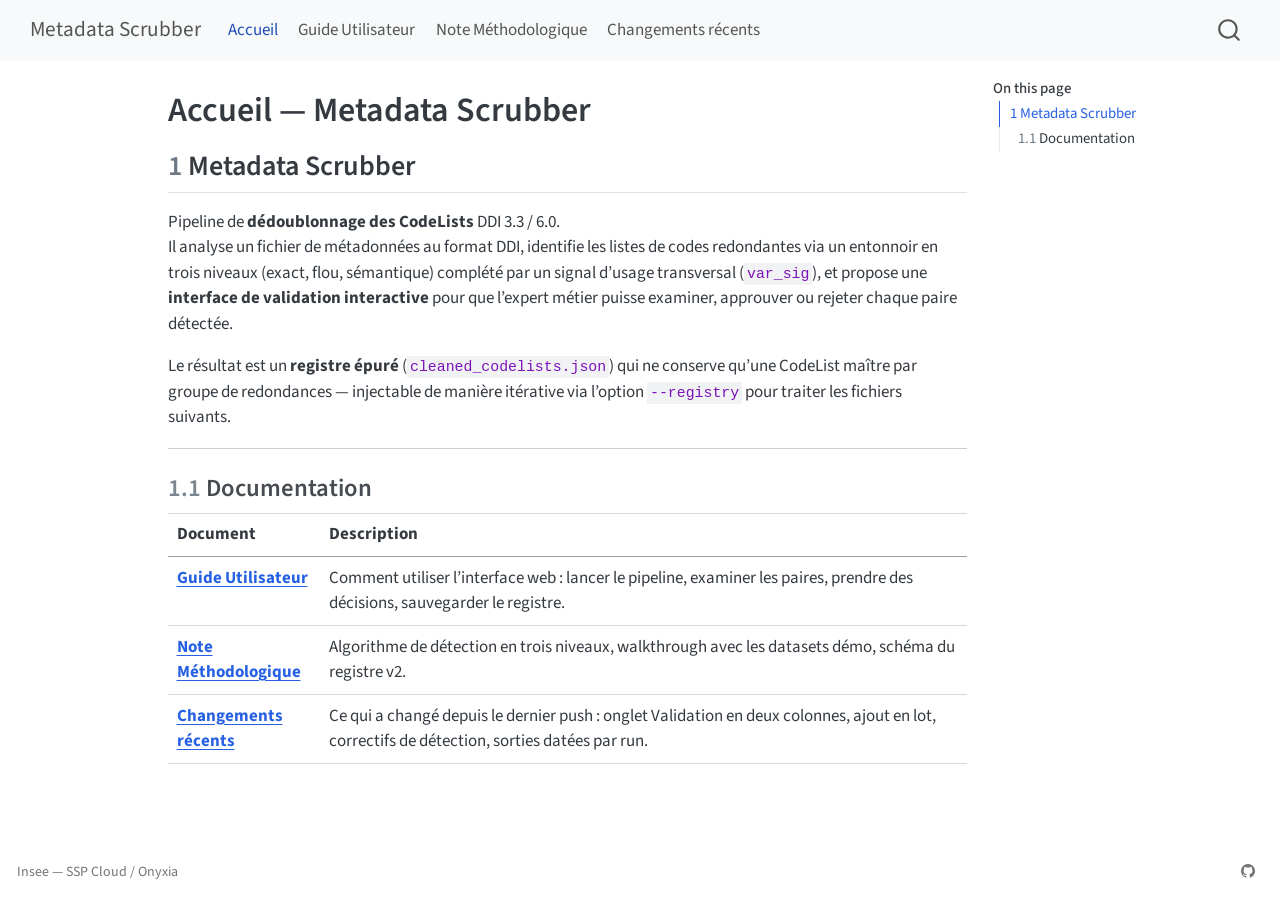
<file: index.html>
<!DOCTYPE html>
<html xmlns="http://www.w3.org/1999/xhtml" lang="en" xml:lang="en"><head>

<meta charset="utf-8">
<meta name="generator" content="quarto-1.10.19">

<meta name="viewport" content="width=device-width, initial-scale=1.0, user-scalable=yes">


<title>Accueil — Metadata Scrubber – Metadata Scrubber</title>
<style>
/* Default styles provided by pandoc.
** See https://pandoc.org/MANUAL.html#variables-for-html for config info.
*/
span.smallcaps{font-variant: small-caps;}
div.columns{display: flex; gap: 1.5em;}
div.column{flex: auto;}
@media screen {
div.columns{gap: min(4vw, 1.5em);}
div.column{overflow-x: auto;}
}
div.hanging-indent{margin-left: 1.5em; text-indent: -1.5em;}
ul.task-list{list-style: none;}
ul.task-list li input[type="checkbox"] {
  width: 0.8em;
  margin: 0 0.8em 0.2em -1em; /* quarto-specific, see https://github.com/quarto-dev/quarto-cli/issues/4556 */ 
  vertical-align: middle;
}
</style>


<script src="site_libs/quarto-nav/quarto-nav.js"></script>
<script src="site_libs/quarto-nav/headroom.min.js"></script>
<script src="site_libs/clipboard/clipboard.min.js"></script>
<script src="site_libs/quarto-search/autocomplete.umd.js"></script>
<script src="site_libs/quarto-search/fuse.min.js"></script>
<script src="site_libs/quarto-search/quarto-search.js"></script>
<meta name="quarto:offset" content="./">
<script src="site_libs/quarto-html/quarto.js" type="module"></script>
<script src="site_libs/quarto-html/tabsets/tabsets.js" type="module"></script>
<script src="site_libs/quarto-html/popper.min.js"></script>
<script src="site_libs/quarto-html/tippy.umd.min.js"></script>
<script src="site_libs/quarto-html/anchor.min.js"></script>
<link href="site_libs/quarto-html/tippy.css" rel="stylesheet">
<link href="site_libs/quarto-html/quarto-syntax-highlighting-bf27225e3a48a9273f3daa8f8e829971.css" rel="stylesheet" id="quarto-text-highlighting-styles">
<script src="site_libs/bootstrap/bootstrap.min.js"></script>
<link href="site_libs/bootstrap/bootstrap-icons.css" rel="stylesheet">
<link href="site_libs/bootstrap/bootstrap-55617497126496852ff9f5a59253c640.min.css" rel="stylesheet" append-hash="true" id="quarto-bootstrap" data-mode="light">
<script id="quarto-search-options" type="application/json">{
  "location": "navbar",
  "copy-button": false,
  "collapse-after": 3,
  "panel-placement": "end",
  "type": "overlay",
  "limit": 50,
  "keyboard-shortcut": [
    "f",
    "/",
    "s"
  ],
  "show-item-context": false,
  "language": {
    "search-no-results-text": "No results",
    "search-matching-documents-text": "matching documents",
    "search-copy-link-title": "Copy link to search",
    "search-hide-matches-text": "Hide additional matches",
    "search-more-match-text": "more match in this document",
    "search-more-matches-text": "more matches in this document",
    "search-clear-button-title": "Clear",
    "search-text-placeholder": "",
    "search-detached-cancel-button-title": "Cancel",
    "search-submit-button-title": "Submit",
    "search-label": "Search"
  }
}</script>


</head>

<body class="nav-fixed quarto-light">

<div id="quarto-search-results"></div>
  <header id="quarto-header" class="headroom fixed-top">
    <nav class="navbar navbar-expand-lg " data-bs-theme="dark">
      <div class="navbar-container container-fluid">
      <div class="navbar-brand-container mx-auto">
    <a class="navbar-brand" href="./index.html">
    <span class="navbar-title">Metadata Scrubber</span>
    </a>
  </div>
            <div id="quarto-search" class="" title="Search"></div>
          <button class="navbar-toggler" type="button" data-bs-toggle="collapse" data-bs-target="#navbarCollapse" aria-controls="navbarCollapse" role="menu" aria-expanded="false" aria-label="Toggle navigation" onclick="if (window.quartoToggleHeadroom) { window.quartoToggleHeadroom(); }">
  <span class="navbar-toggler-icon"></span>
</button>
          <div class="collapse navbar-collapse" id="navbarCollapse">
            <ul class="navbar-nav navbar-nav-scroll me-auto">
  <li class="nav-item">
    <a class="nav-link active" href="./index.html" aria-current="page"> 
<span class="menu-text">Accueil</span></a>
  </li>  
  <li class="nav-item">
    <a class="nav-link" href="./guide_utilisateur.html"> 
<span class="menu-text">Guide Utilisateur</span></a>
  </li>  
  <li class="nav-item">
    <a class="nav-link" href="./note_methodologique_dedoublonnage.html"> 
<span class="menu-text">Note Méthodologique</span></a>
  </li>  
  <li class="nav-item">
    <a class="nav-link" href="./modifications_recentes.html"> 
<span class="menu-text">Changements récents</span></a>
  </li>  
</ul>
          </div> <!-- /navcollapse -->
            <div class="quarto-navbar-tools">
</div>
      </div> <!-- /container-fluid -->
    </nav>
</header>
<!-- content -->
<div id="quarto-content" class="quarto-container page-columns page-rows-contents page-layout-article page-navbar">
<!-- sidebar -->
<!-- margin-sidebar -->
    <div id="quarto-margin-sidebar" class="sidebar margin-sidebar">
        <nav id="TOC" role="doc-toc" class="toc-active">
    <h2 id="toc-title">On this page</h2>
   
  <ul>
  <li><a href="#metadata-scrubber" id="toc-metadata-scrubber" class="nav-link active" data-scroll-target="#metadata-scrubber"><span class="header-section-number">1</span> Metadata Scrubber</a>
  <ul class="collapse">
  <li><a href="#documentation" id="toc-documentation" class="nav-link" data-scroll-target="#documentation"><span class="header-section-number">1.1</span> Documentation</a></li>
  </ul></li>
  </ul>
</nav>
    </div>
<!-- main -->
<main class="content" id="quarto-document-content">

<header id="title-block-header" class="quarto-title-block default">
<div class="quarto-title">
<h1 class="title">Accueil — Metadata Scrubber</h1>
</div>



<div class="quarto-title-meta">

    
  
    
  </div>
  


</header>


<section id="metadata-scrubber" class="level2" data-number="1">
<h2 data-number="1" class="anchored" data-anchor-id="metadata-scrubber"><span class="header-section-number">1</span> Metadata Scrubber</h2>
<p>Pipeline de <strong>dédoublonnage des CodeLists</strong> DDI 3.3 / 6.0.<br>
Il analyse un fichier de métadonnées au format DDI, identifie les listes de codes redondantes via un entonnoir en trois niveaux (exact, flou, sémantique) complété par un signal d’usage transversal (<code>var_sig</code>), et propose une <strong>interface de validation interactive</strong> pour que l’expert métier puisse examiner, approuver ou rejeter chaque paire détectée.</p>
<p>Le résultat est un <strong>registre épuré</strong> (<code>cleaned_codelists.json</code>) qui ne conserve qu’une CodeList maître par groupe de redondances — injectable de manière itérative via l’option <code>--registry</code> pour traiter les fichiers suivants.</p>
<hr>
<section id="documentation" class="level3" data-number="1.1">
<h3 data-number="1.1" class="anchored" data-anchor-id="documentation"><span class="header-section-number">1.1</span> Documentation</h3>
<table class="caption-top table">
<thead>
<tr class="header">
<th>Document</th>
<th>Description</th>
</tr>
</thead>
<tbody>
<tr class="odd">
<td><a href="./guide_utilisateur.html"><strong>Guide Utilisateur</strong></a></td>
<td>Comment utiliser l’interface web : lancer le pipeline, examiner les paires, prendre des décisions, sauvegarder le registre.</td>
</tr>
<tr class="even">
<td><a href="./note_methodologique_dedoublonnage.html"><strong>Note Méthodologique</strong></a></td>
<td>Algorithme de détection en trois niveaux, walkthrough avec les datasets démo, schéma du registre v2.</td>
</tr>
<tr class="odd">
<td><a href="./modifications_recentes.html"><strong>Changements récents</strong></a></td>
<td>Ce qui a changé depuis le dernier push : onglet Validation en deux colonnes, ajout en lot, correctifs de détection, sorties datées par run.</td>
</tr>
</tbody>
</table>


</section>
</section>

</main> <!-- /main -->
<script id="quarto-html-after-body" type="application/javascript">
  window.document.addEventListener("DOMContentLoaded", function (event) {
    const icon = "";
    const anchorJS = new window.AnchorJS();
    anchorJS.options = {
      placement: 'right',
      icon: icon
    };
    anchorJS.add('.anchored');
    const isCodeAnnotation = (el) => {
      for (const clz of el.classList) {
        if (clz.startsWith('code-annotation-')) {                     
          return true;
        }
      }
      return false;
    }
    const onCopySuccess = function(e) {
      // button target
      const button = e.trigger;
      // don't keep focus
      button.blur();
      // flash "checked"
      button.classList.add('code-copy-button-checked');
      var currentTitle = button.getAttribute("title");
      button.setAttribute("title", "Copied!");
      let tooltip;
      if (window.bootstrap) {
        button.setAttribute("data-bs-toggle", "tooltip");
        button.setAttribute("data-bs-placement", "left");
        button.setAttribute("data-bs-title", "Copied!");
        tooltip = new bootstrap.Tooltip(button, 
          { trigger: "manual", 
            customClass: "code-copy-button-tooltip",
            offset: [0, -8]});
        tooltip.show();    
      }
      setTimeout(function() {
        if (tooltip) {
          tooltip.hide();
          button.removeAttribute("data-bs-title");
          button.removeAttribute("data-bs-toggle");
          button.removeAttribute("data-bs-placement");
        }
        button.setAttribute("title", currentTitle);
        button.classList.remove('code-copy-button-checked');
      }, 1000);
      // clear code selection
      e.clearSelection();
    }
    const getTextToCopy = function(trigger) {
      const outerScaffold = trigger.parentElement.cloneNode(true);
      const codeEl = outerScaffold.querySelector('code');
      for (const childEl of codeEl.children) {
        if (isCodeAnnotation(childEl)) {
          childEl.remove();
        }
      }
      return codeEl.innerText;
    }
    const clipboard = new window.ClipboardJS('.code-copy-button:not([data-in-quarto-modal])', {
      text: getTextToCopy
    });
    clipboard.on('success', onCopySuccess);
    if (window.document.getElementById('quarto-embedded-source-code-modal')) {
      const clipboardModal = new window.ClipboardJS('.code-copy-button[data-in-quarto-modal]', {
        text: getTextToCopy,
        container: window.document.getElementById('quarto-embedded-source-code-modal')
      });
      clipboardModal.on('success', onCopySuccess);
    }
      var localhostRegex = new RegExp(/^(?:http|https):\/\/localhost\:?[0-9]*\//);
      var mailtoRegex = new RegExp(/^mailto:/);
        var filterRegex = new RegExp("https:\/\/InseeFrLab\.github\.io\/metadata-scrubber\/");
      var isInternal = (href) => {
          return filterRegex.test(href) || localhostRegex.test(href) || mailtoRegex.test(href);
      }
      // Inspect non-navigation links and adorn them if external
     var links = window.document.querySelectorAll('a[href]:not(.nav-link):not(.navbar-brand):not(.toc-action):not(.sidebar-link):not(.sidebar-item-toggle):not(.pagination-link):not(.no-external):not([aria-hidden]):not(.dropdown-item):not(.quarto-navigation-tool):not(.about-link)');
      for (var i=0; i<links.length; i++) {
        const link = links[i];
        if (!isInternal(link.href)) {
          // undo the damage that might have been done by quarto-nav.js in the case of
          // links that we want to consider external
          if (link.dataset.originalHref !== undefined) {
            link.href = link.dataset.originalHref;
          }
        }
      }
    function tippyHover(el, contentFn, onTriggerFn, onUntriggerFn) {
      const config = {
        allowHTML: true,
        maxWidth: 500,
        delay: 100,
        arrow: false,
        appendTo: function(el) {
            return el.parentElement;
        },
        interactive: true,
        interactiveBorder: 10,
        theme: 'quarto',
        placement: 'bottom-start',
      };
      if (contentFn) {
        config.content = contentFn;
      }
      if (onTriggerFn) {
        config.onTrigger = onTriggerFn;
      }
      if (onUntriggerFn) {
        config.onUntrigger = onUntriggerFn;
      }
      window.tippy(el, config); 
    }
    const noterefs = window.document.querySelectorAll('a[role="doc-noteref"]');
    for (var i=0; i<noterefs.length; i++) {
      const ref = noterefs[i];
      tippyHover(ref, function() {
        // use id or data attribute instead here
        let href = ref.getAttribute('data-footnote-href') || ref.getAttribute('href');
        try { href = new URL(href).hash; } catch {}
        const id = href.replace(/^#\/?/, "");
        const note = window.document.getElementById(id);
        if (note) {
          return note.innerHTML;
        } else {
          return "";
        }
      });
    }
    const xrefs = window.document.querySelectorAll('a.quarto-xref');
    const processXRef = (id, note) => {
      // Strip column container classes
      const stripColumnClz = (el) => {
        el.classList.remove("page-full", "page-columns");
        if (el.children) {
          for (const child of el.children) {
            stripColumnClz(child);
          }
        }
      }
      stripColumnClz(note)
      if (id === null || id.startsWith('sec-')) {
        // Special case sections, only their first couple elements
        const container = document.createElement("div");
        if (note.children && note.children.length > 2) {
          container.appendChild(note.children[0].cloneNode(true));
          for (let i = 1; i < note.children.length; i++) {
            const child = note.children[i];
            if (child.tagName === "P" && child.innerText === "") {
              continue;
            } else {
              container.appendChild(child.cloneNode(true));
              break;
            }
          }
          if (window.Quarto?.typesetMath) {
            window.Quarto.typesetMath(container);
          }
          return container.innerHTML
        } else {
          if (window.Quarto?.typesetMath) {
            window.Quarto.typesetMath(note);
          }
          return note.innerHTML;
        }
      } else {
        // Remove any anchor links if they are present
        const anchorLink = note.querySelector('a.anchorjs-link');
        if (anchorLink) {
          anchorLink.remove();
        }
        if (window.Quarto?.typesetMath) {
          window.Quarto.typesetMath(note);
        }
        if (note.classList.contains("callout")) {
          return note.outerHTML;
        } else {
          return note.innerHTML;
        }
      }
    }
    for (var i=0; i<xrefs.length; i++) {
      const xref = xrefs[i];
      tippyHover(xref, undefined, function(instance) {
        instance.disable();
        let url = xref.getAttribute('href');
        let hash = undefined; 
        if (url.startsWith('#')) {
          hash = url;
        } else {
          try { hash = new URL(url).hash; } catch {}
        }
        if (hash) {
          const id = hash.replace(/^#\/?/, "");
          const note = window.document.getElementById(id);
          if (note !== null) {
            try {
              const html = processXRef(id, note.cloneNode(true));
              instance.setContent(html);
            } finally {
              instance.enable();
              instance.show();
            }
          } else {
            // See if we can fetch this
            fetch(url.split('#')[0])
            .then(res => res.text())
            .then(html => {
              const parser = new DOMParser();
              const htmlDoc = parser.parseFromString(html, "text/html");
              const note = htmlDoc.getElementById(id);
              if (note !== null) {
                const html = processXRef(id, note);
                instance.setContent(html);
              } 
            }).finally(() => {
              instance.enable();
              instance.show();
            });
          }
        } else {
          // See if we can fetch a full url (with no hash to target)
          // This is a special case and we should probably do some content thinning / targeting
          fetch(url)
          .then(res => res.text())
          .then(html => {
            const parser = new DOMParser();
            const htmlDoc = parser.parseFromString(html, "text/html");
            const note = htmlDoc.querySelector('main.content');
            if (note !== null) {
              // This should only happen for chapter cross references
              // (since there is no id in the URL)
              // remove the first header
              if (note.children.length > 0 && note.children[0].tagName === "HEADER") {
                note.children[0].remove();
              }
              const html = processXRef(null, note);
              instance.setContent(html);
            } 
          }).finally(() => {
            instance.enable();
            instance.show();
          });
        }
      }, function(instance) {
      });
    }
        let selectedAnnoteEl;
        const selectorForAnnotation = ( cell, annotation) => {
          let cellAttr = 'data-code-cell="' + cell + '"';
          let lineAttr = 'data-code-annotation="' +  annotation + '"';
          const selector = 'span[' + cellAttr + '][' + lineAttr + ']';
          return selector;
        }
        const selectCodeLines = (annoteEl) => {
          const doc = window.document;
          const targetCell = annoteEl.getAttribute("data-target-cell");
          const targetAnnotation = annoteEl.getAttribute("data-target-annotation");
          const annoteSpan = window.document.querySelector(selectorForAnnotation(targetCell, targetAnnotation));
          const lines = annoteSpan.getAttribute("data-code-lines").split(",");
          const lineIds = lines.map((line) => {
            return targetCell + "-" + line;
          })
          let top = null;
          let height = null;
          let parent = null;
          if (lineIds.length > 0) {
              //compute the position of the single el (top and bottom and make a div)
              const el = window.document.getElementById(lineIds[0]);
              top = el.offsetTop;
              height = el.offsetHeight;
              parent = el.parentElement.parentElement;
            if (lineIds.length > 1) {
              const lastEl = window.document.getElementById(lineIds[lineIds.length - 1]);
              const bottom = lastEl.offsetTop + lastEl.offsetHeight;
              height = bottom - top;
            }
            if (top !== null && height !== null && parent !== null) {
              // cook up a div (if necessary) and position it 
              let div = window.document.getElementById("code-annotation-line-highlight");
              if (div === null) {
                div = window.document.createElement("div");
                div.setAttribute("id", "code-annotation-line-highlight");
                div.style.position = 'absolute';
                parent.appendChild(div);
              }
              div.style.top = top - 2 + "px";
              div.style.height = height + 4 + "px";
              div.style.left = 0;
              let gutterDiv = window.document.getElementById("code-annotation-line-highlight-gutter");
              if (gutterDiv === null) {
                gutterDiv = window.document.createElement("div");
                gutterDiv.setAttribute("id", "code-annotation-line-highlight-gutter");
                gutterDiv.style.position = 'absolute';
                const codeCell = window.document.getElementById(targetCell);
                const gutter = codeCell.querySelector('.code-annotation-gutter');
                gutter.appendChild(gutterDiv);
              }
              gutterDiv.style.top = top - 2 + "px";
              gutterDiv.style.height = height + 4 + "px";
            }
            selectedAnnoteEl = annoteEl;
          }
        };
        const unselectCodeLines = () => {
          const elementsIds = ["code-annotation-line-highlight", "code-annotation-line-highlight-gutter"];
          elementsIds.forEach((elId) => {
            const div = window.document.getElementById(elId);
            if (div) {
              div.remove();
            }
          });
          selectedAnnoteEl = undefined;
        };
          // Handle positioning of the toggle
      window.addEventListener(
        "resize",
        throttle(() => {
          elRect = undefined;
          if (selectedAnnoteEl) {
            selectCodeLines(selectedAnnoteEl);
          }
        }, 10)
      );
      function throttle(fn, ms) {
      let throttle = false;
      let timer;
        return (...args) => {
          if(!throttle) { // first call gets through
              fn.apply(this, args);
              throttle = true;
          } else { // all the others get throttled
              if(timer) clearTimeout(timer); // cancel #2
              timer = setTimeout(() => {
                fn.apply(this, args);
                timer = throttle = false;
              }, ms);
          }
        };
      }
        // Attach click handler to the DT
        const annoteDls = window.document.querySelectorAll('dt[data-target-cell]');
        for (const annoteDlNode of annoteDls) {
          annoteDlNode.addEventListener('click', (event) => {
            const clickedEl = event.target;
            if (clickedEl !== selectedAnnoteEl) {
              unselectCodeLines();
              const activeEl = window.document.querySelector('dt[data-target-cell].code-annotation-active');
              if (activeEl) {
                activeEl.classList.remove('code-annotation-active');
              }
              selectCodeLines(clickedEl);
              clickedEl.classList.add('code-annotation-active');
            } else {
              // Unselect the line
              unselectCodeLines();
              clickedEl.classList.remove('code-annotation-active');
            }
          });
        }
    const findCites = (el) => {
      const parentEl = el.parentElement;
      if (parentEl) {
        const cites = parentEl.dataset.cites;
        if (cites) {
          return {
            el,
            cites: cites.split(' ')
          };
        } else {
          return findCites(el.parentElement)
        }
      } else {
        return undefined;
      }
    };
    var bibliorefs = window.document.querySelectorAll('a[role="doc-biblioref"]');
    for (var i=0; i<bibliorefs.length; i++) {
      const ref = bibliorefs[i];
      const citeInfo = findCites(ref);
      if (citeInfo) {
        tippyHover(citeInfo.el, function() {
          var popup = window.document.createElement('div');
          citeInfo.cites.forEach(function(cite) {
            var citeDiv = window.document.createElement('div');
            citeDiv.classList.add('hanging-indent');
            citeDiv.classList.add('csl-entry');
            var biblioDiv = window.document.getElementById('ref-' + cite);
            if (biblioDiv) {
              citeDiv.innerHTML = biblioDiv.innerHTML;
            }
            popup.appendChild(citeDiv);
          });
          return popup.innerHTML;
        });
      }
    }
  });
  </script>
</div> <!-- /content -->
<footer class="footer">
  <div class="nav-footer">
    <div class="nav-footer-left">
<p>Insee — SSP Cloud / Onyxia</p>
</div>   
    <div class="nav-footer-center">
      &nbsp;
    </div>
    <div class="nav-footer-right">
      <ul class="footer-items list-unstyled">
    <li class="nav-item compact">
    <a class="nav-link" href="https://github.com/inseefrlab/metadata-scrubber">
      <i class="bi bi-github" role="img">
</i> 
    </a>
  </li>  
</ul>
    </div>
  </div>
</footer>




</body></html>
</file>
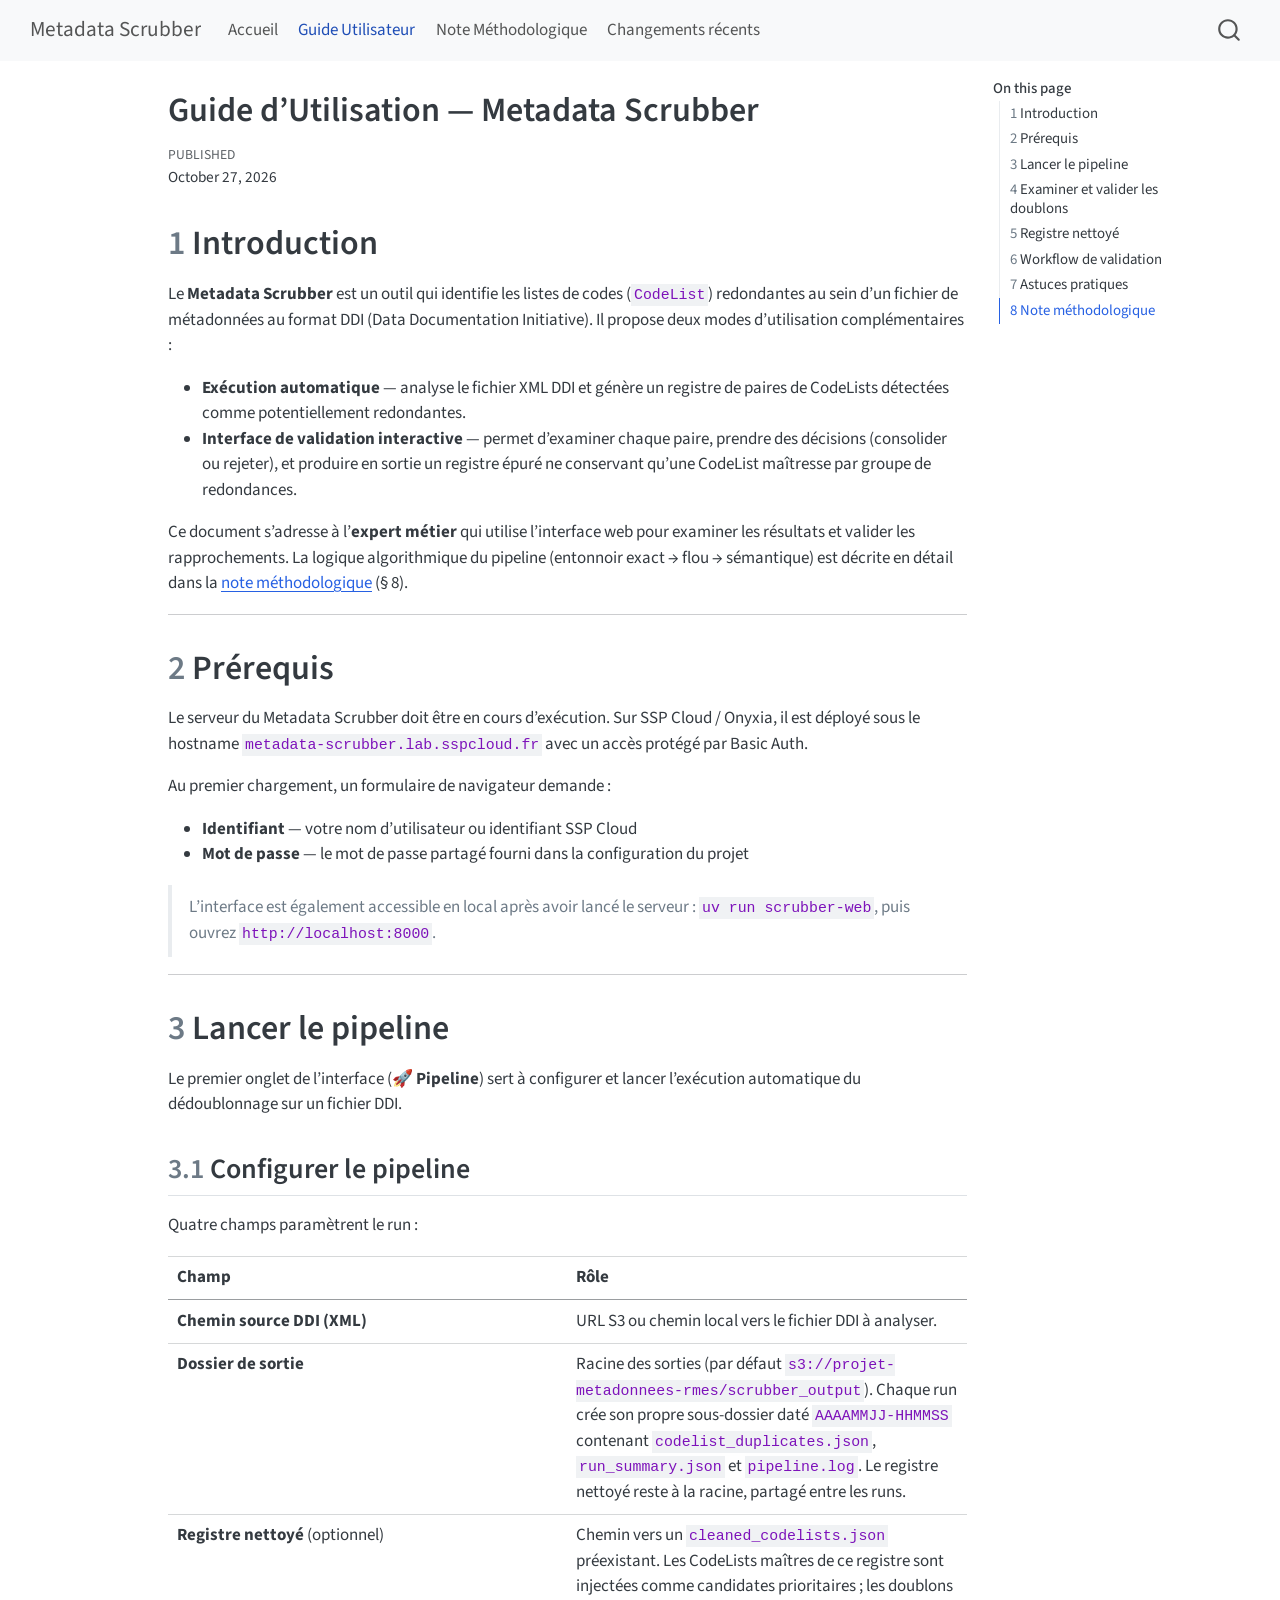
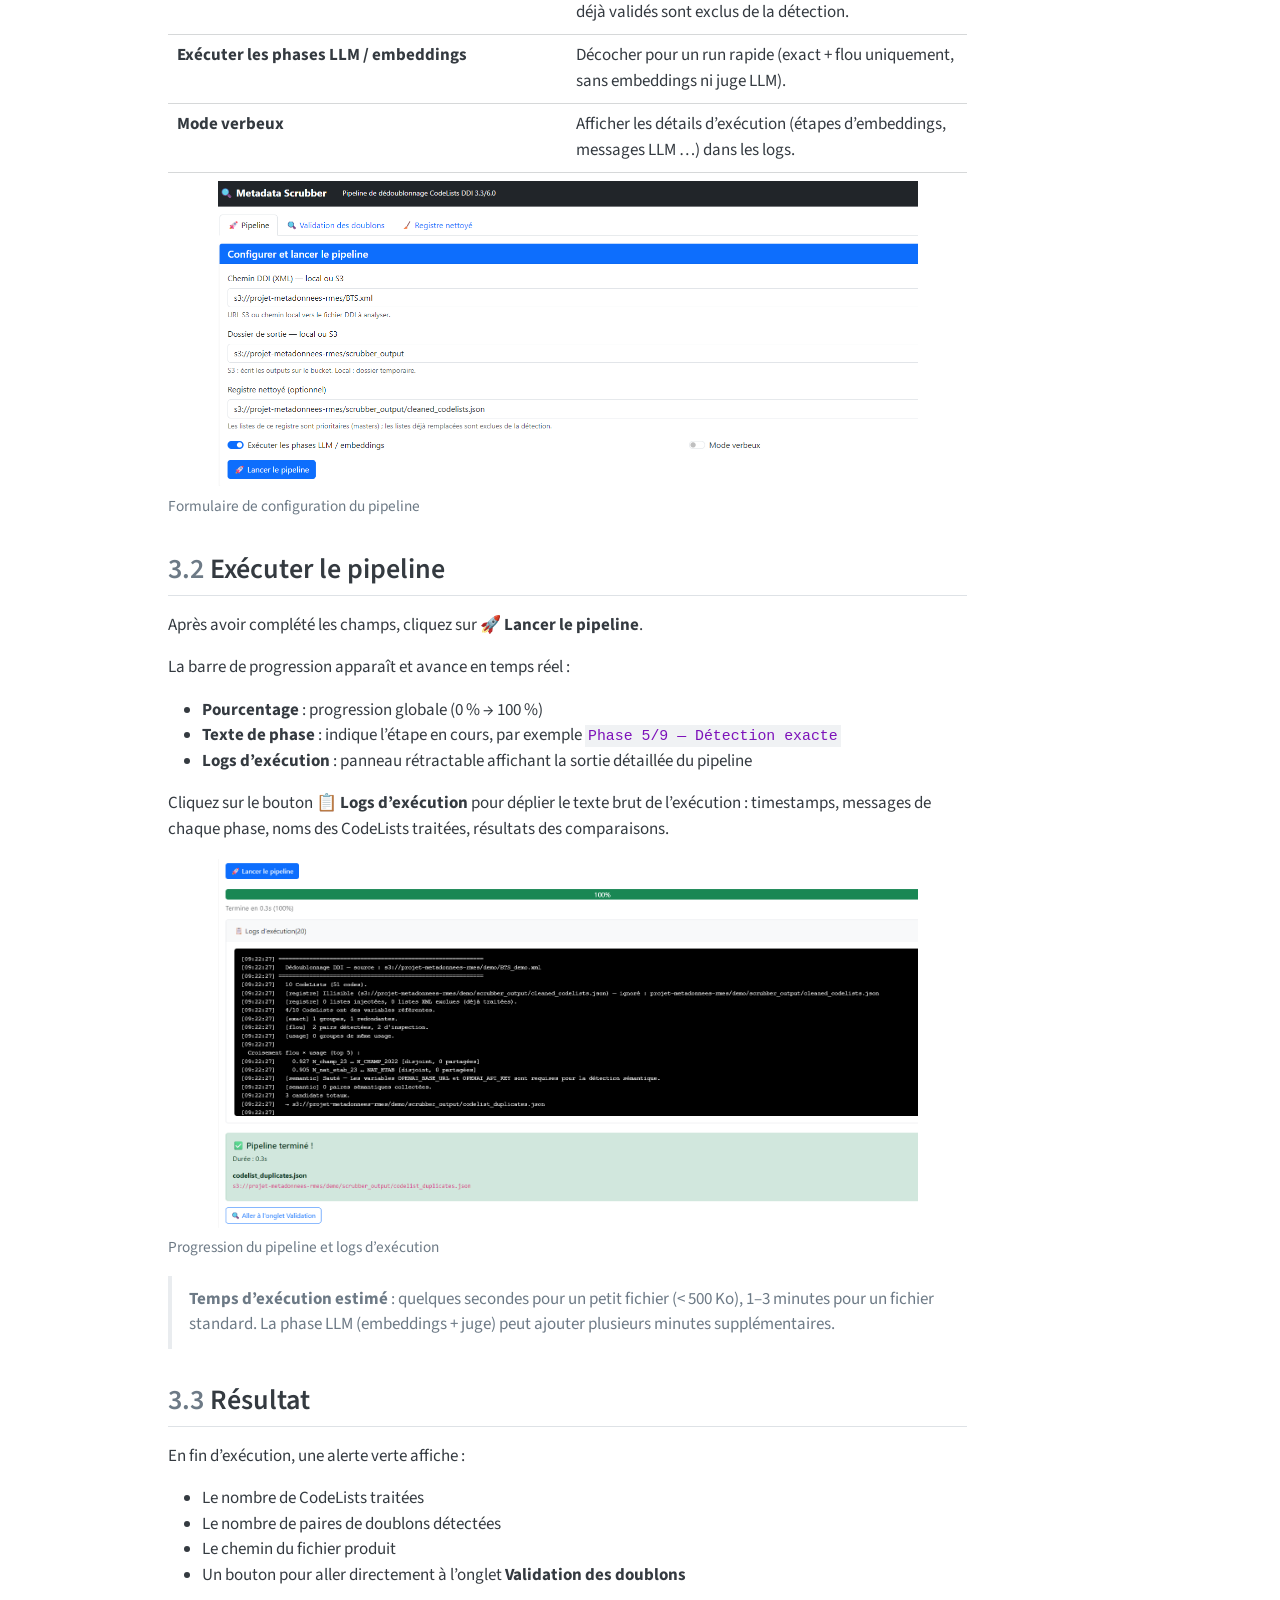
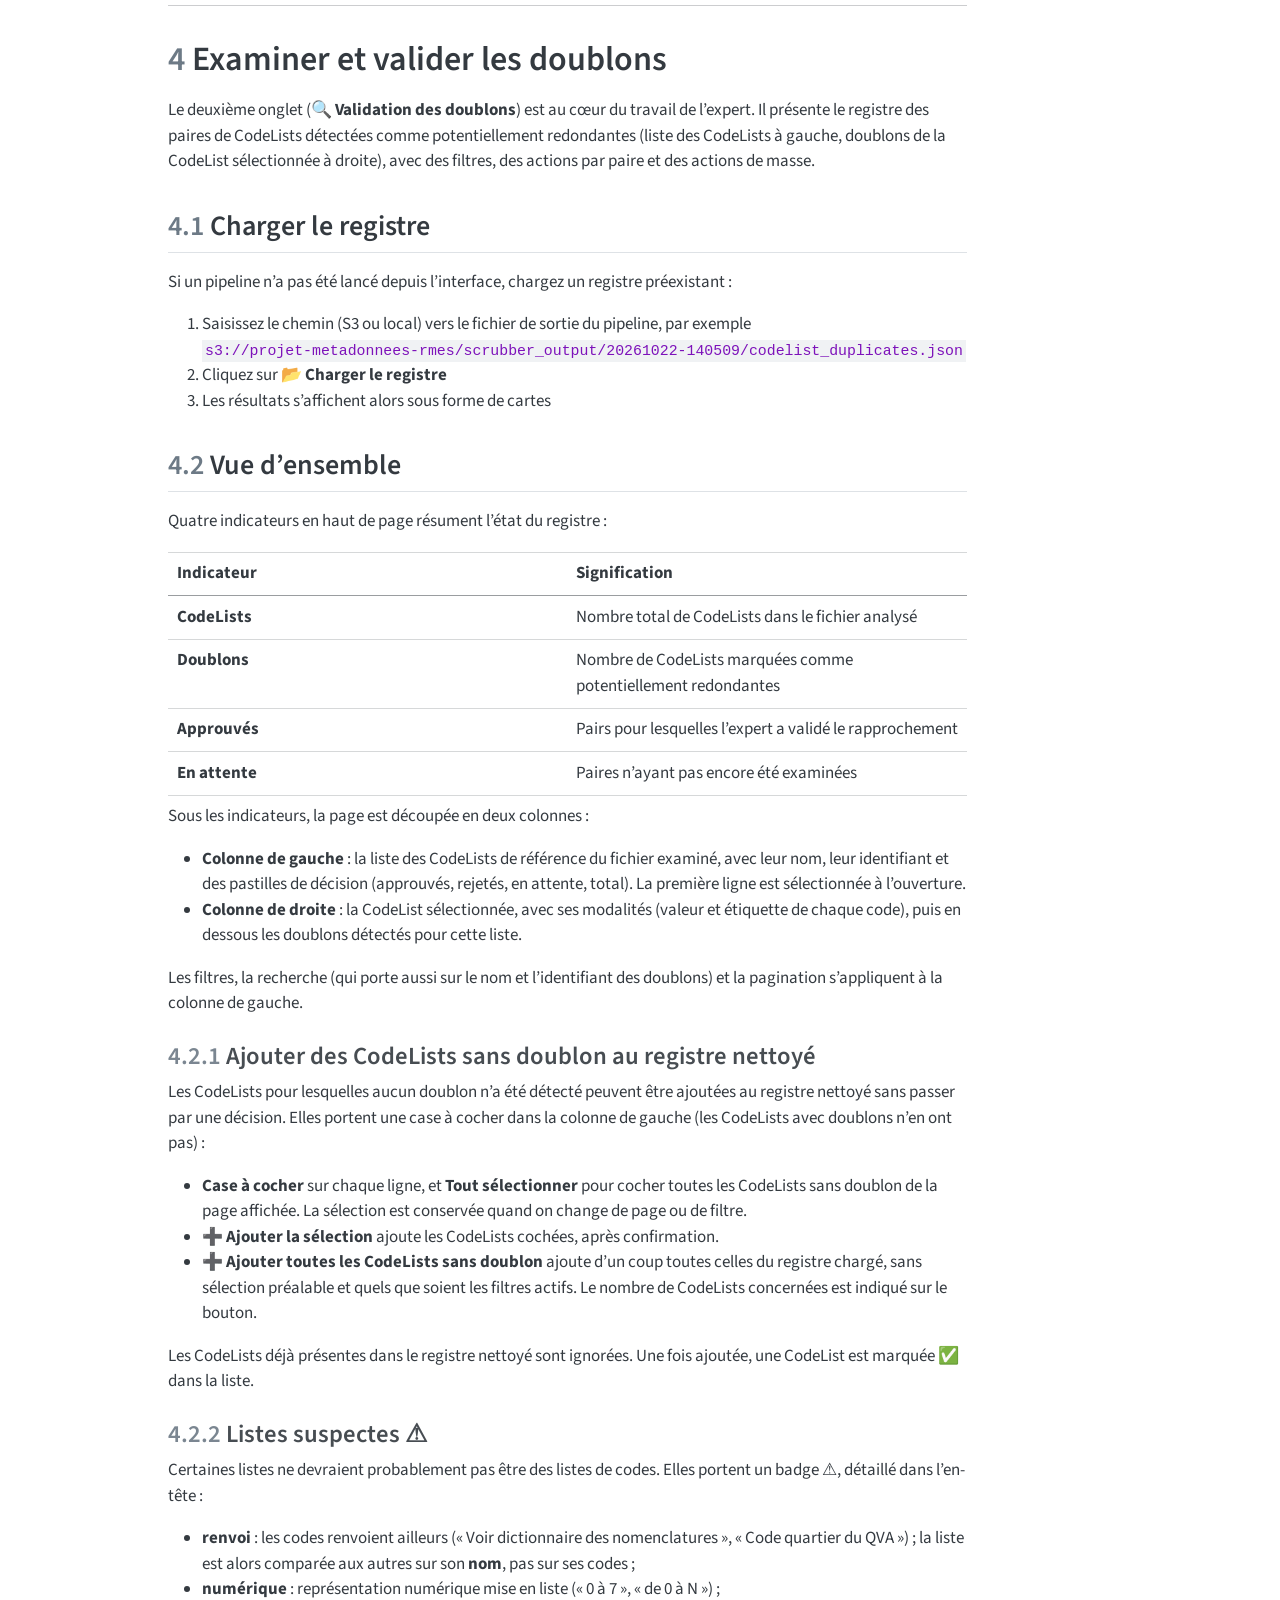
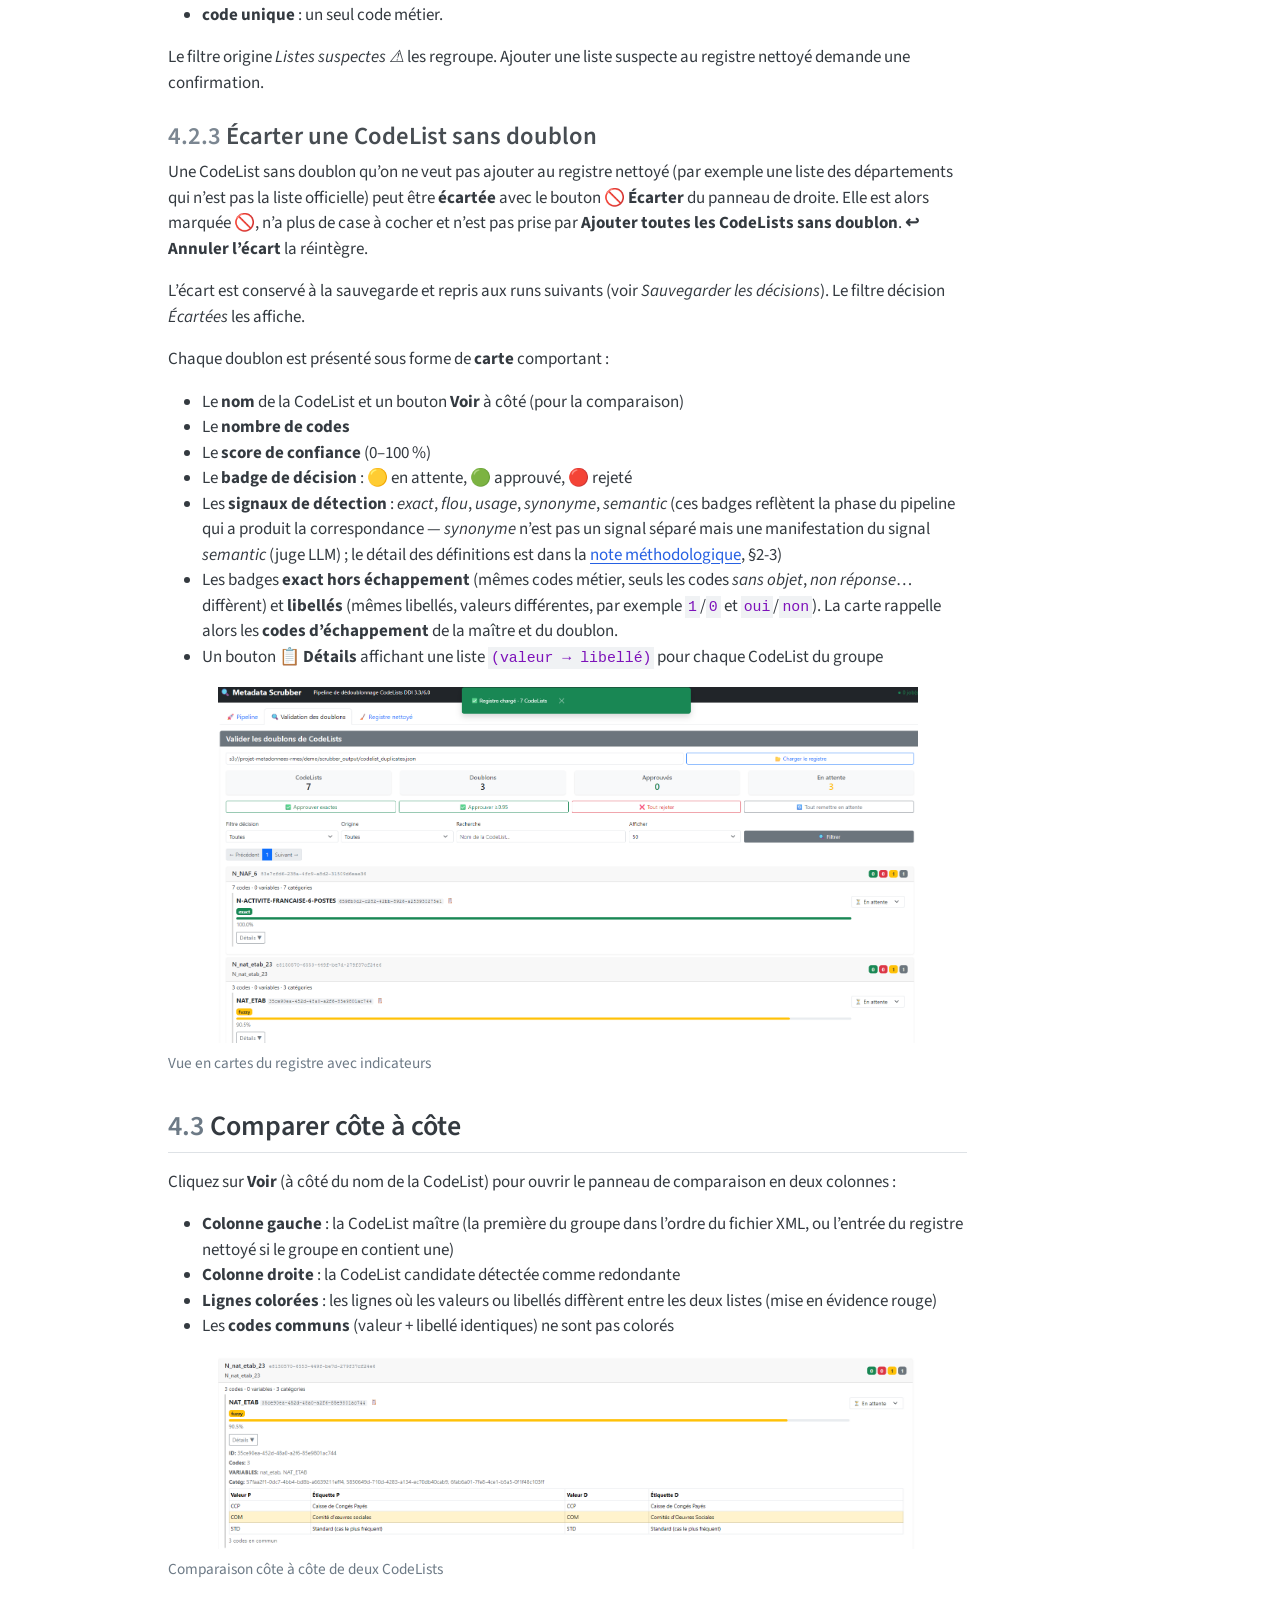
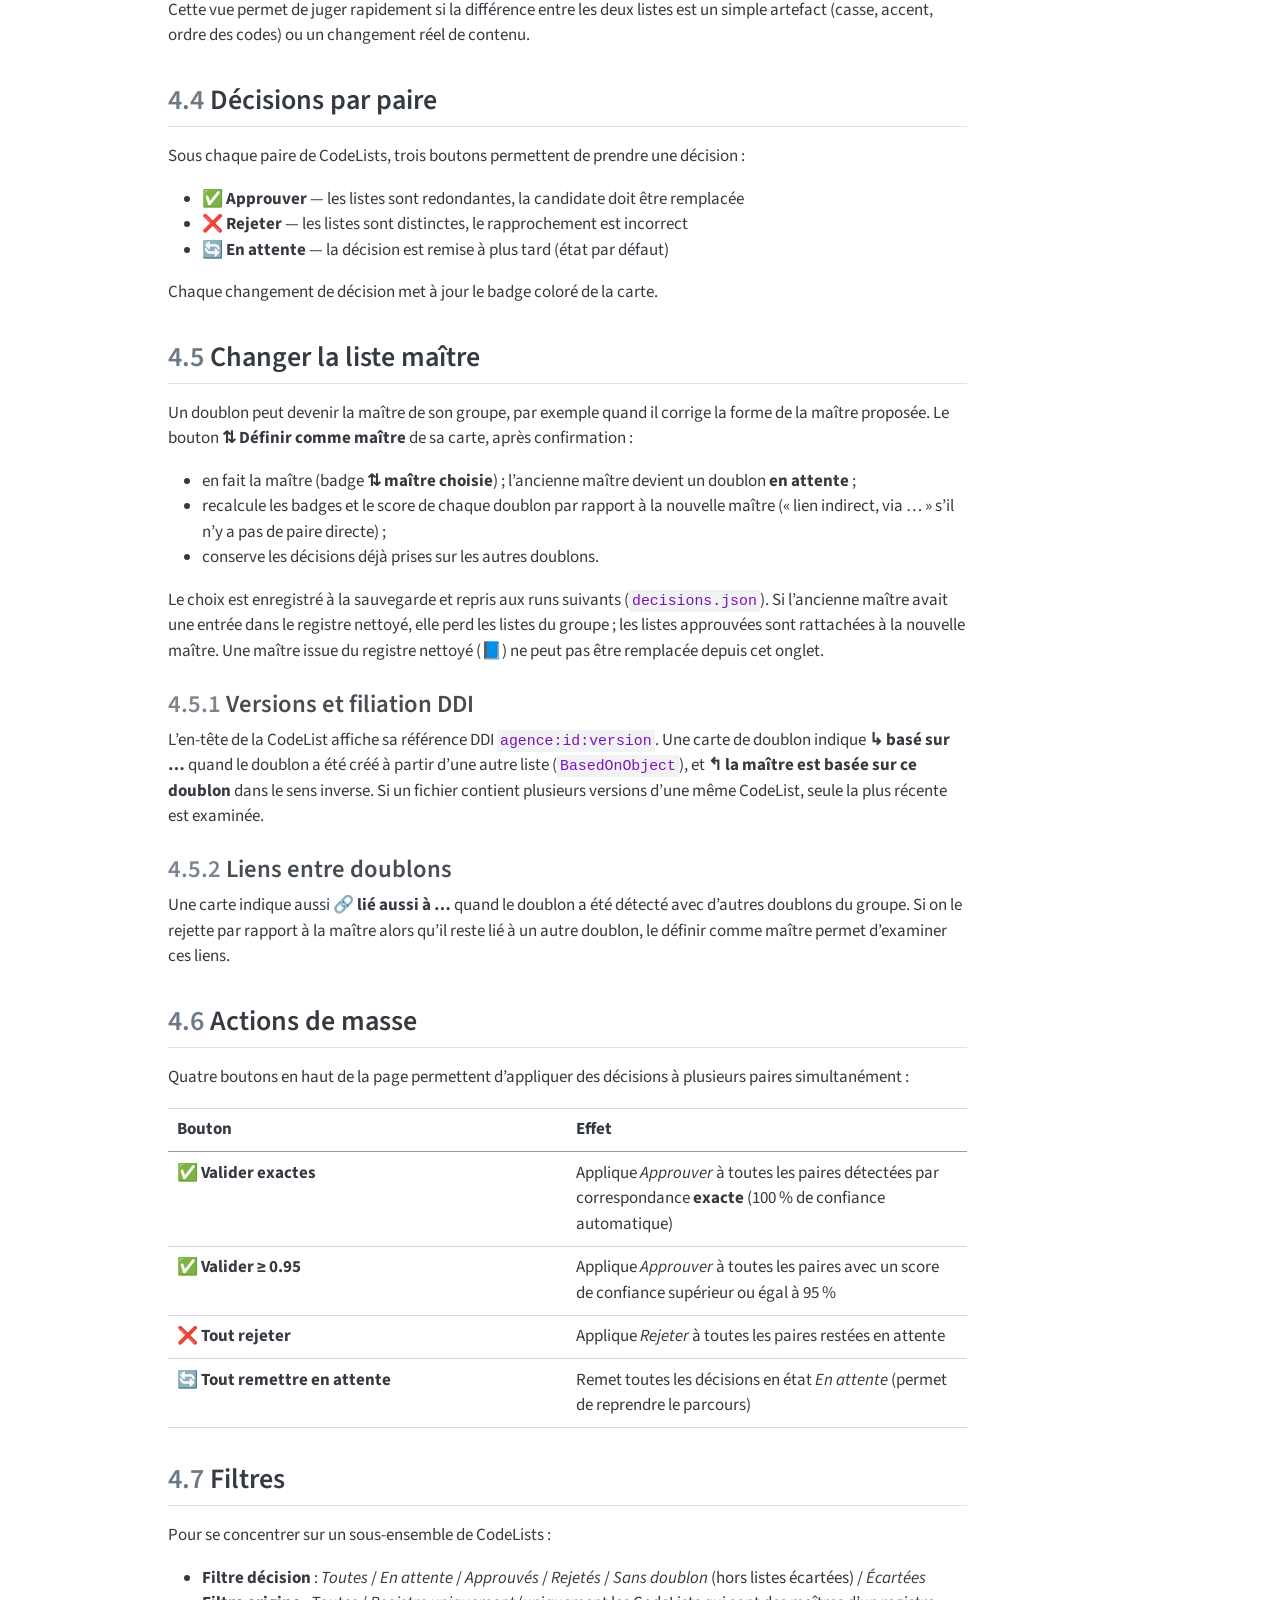
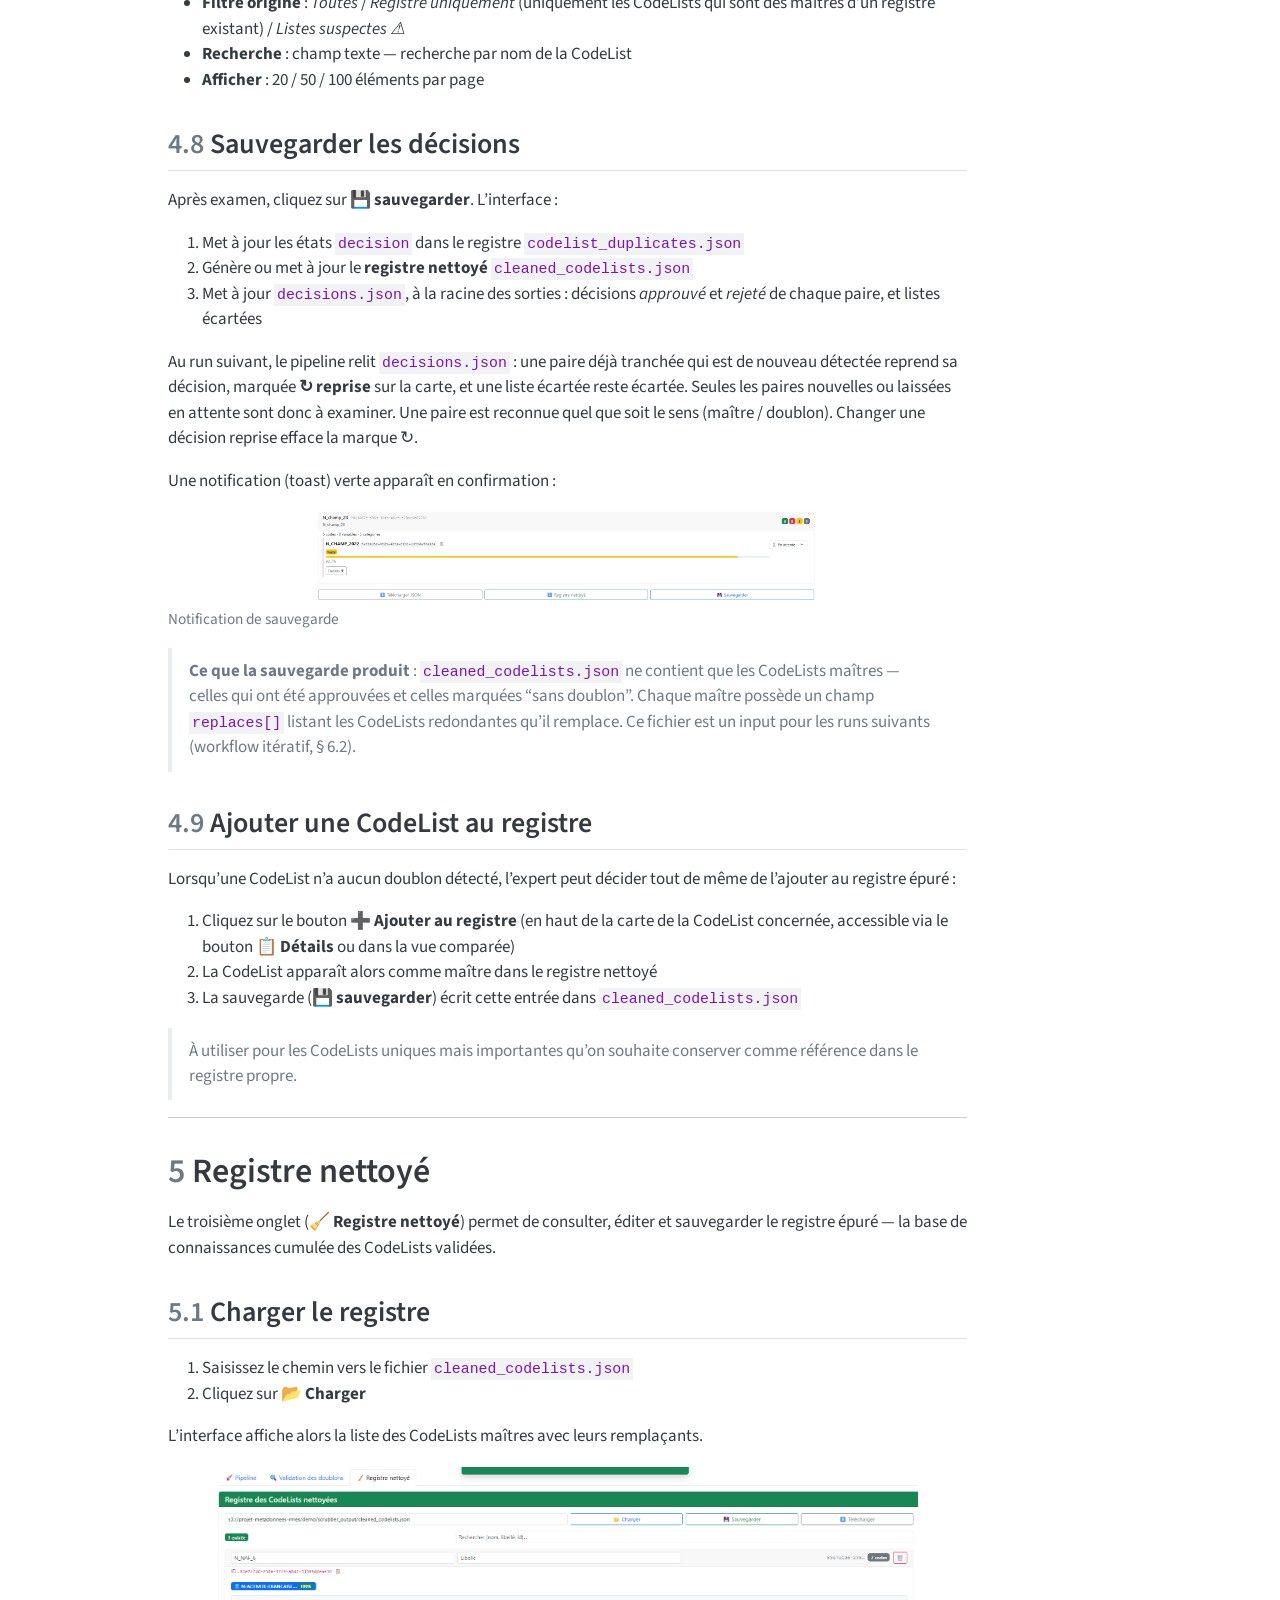
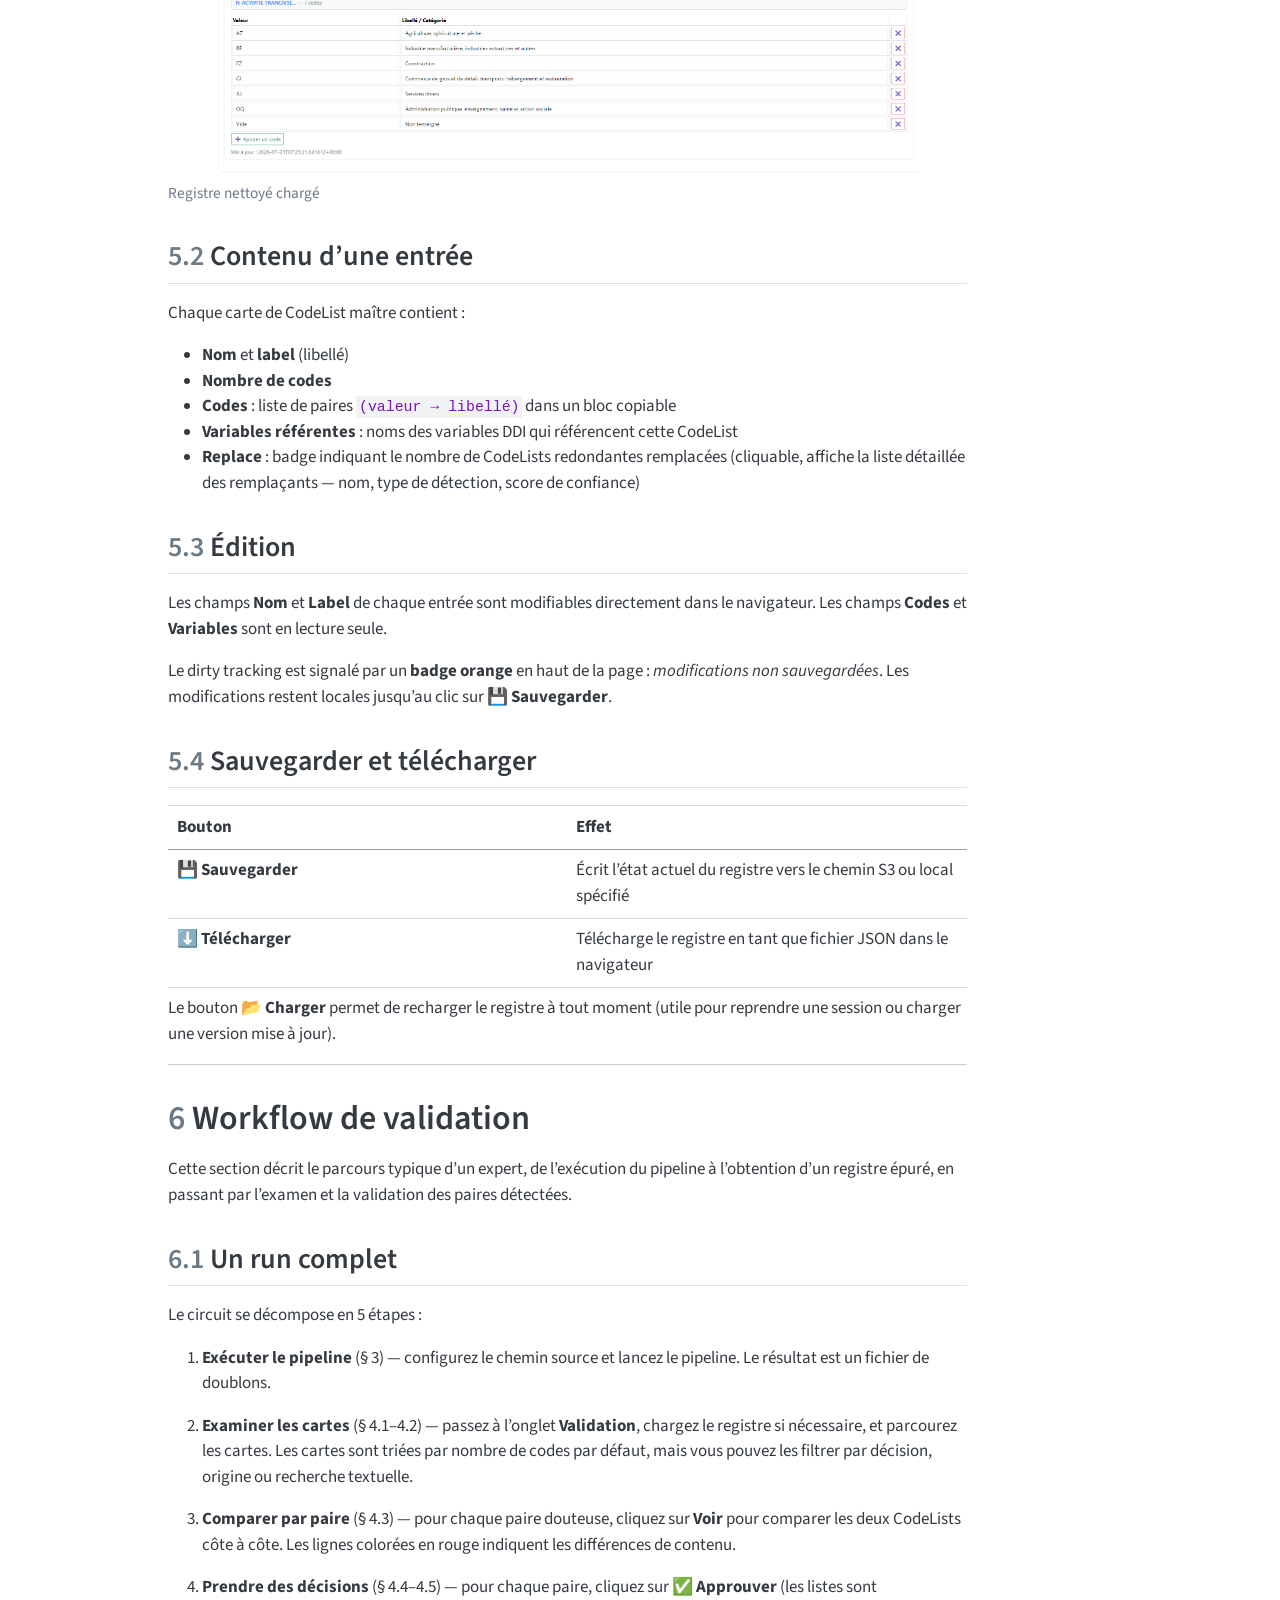
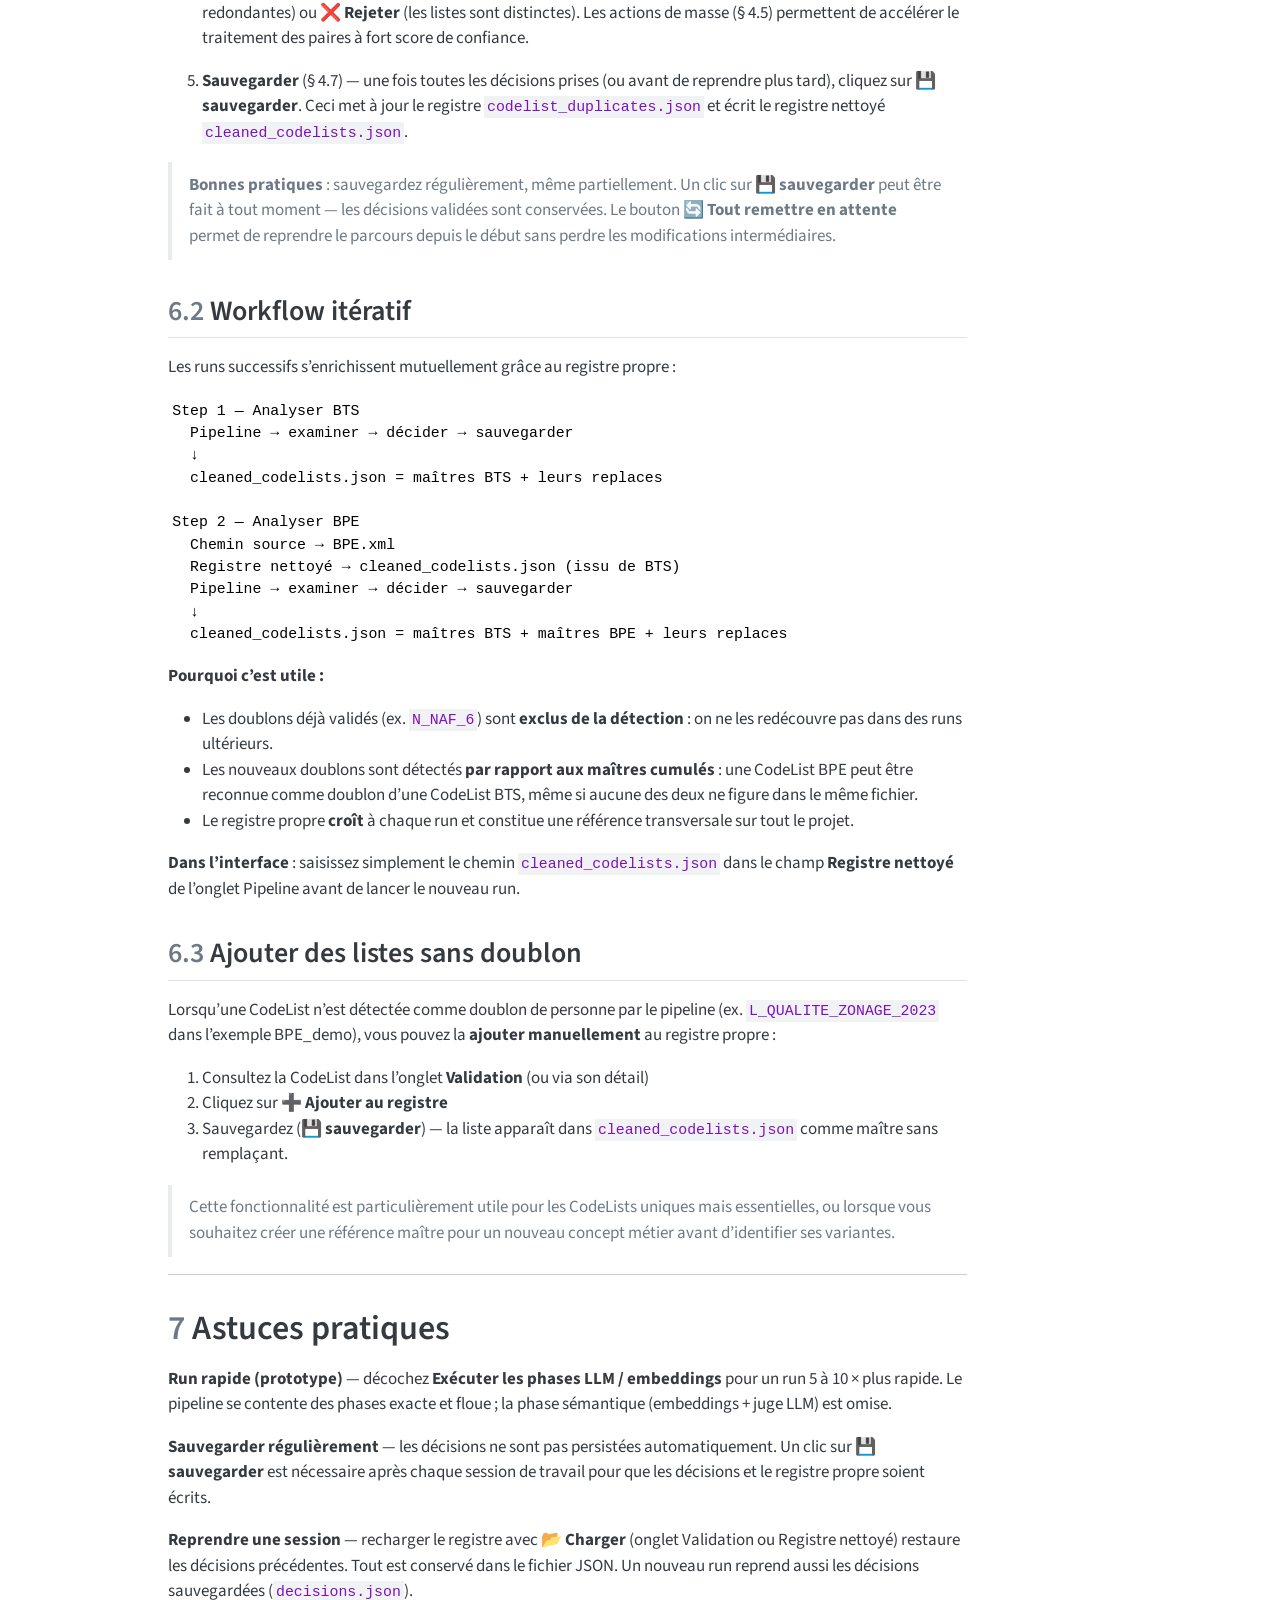
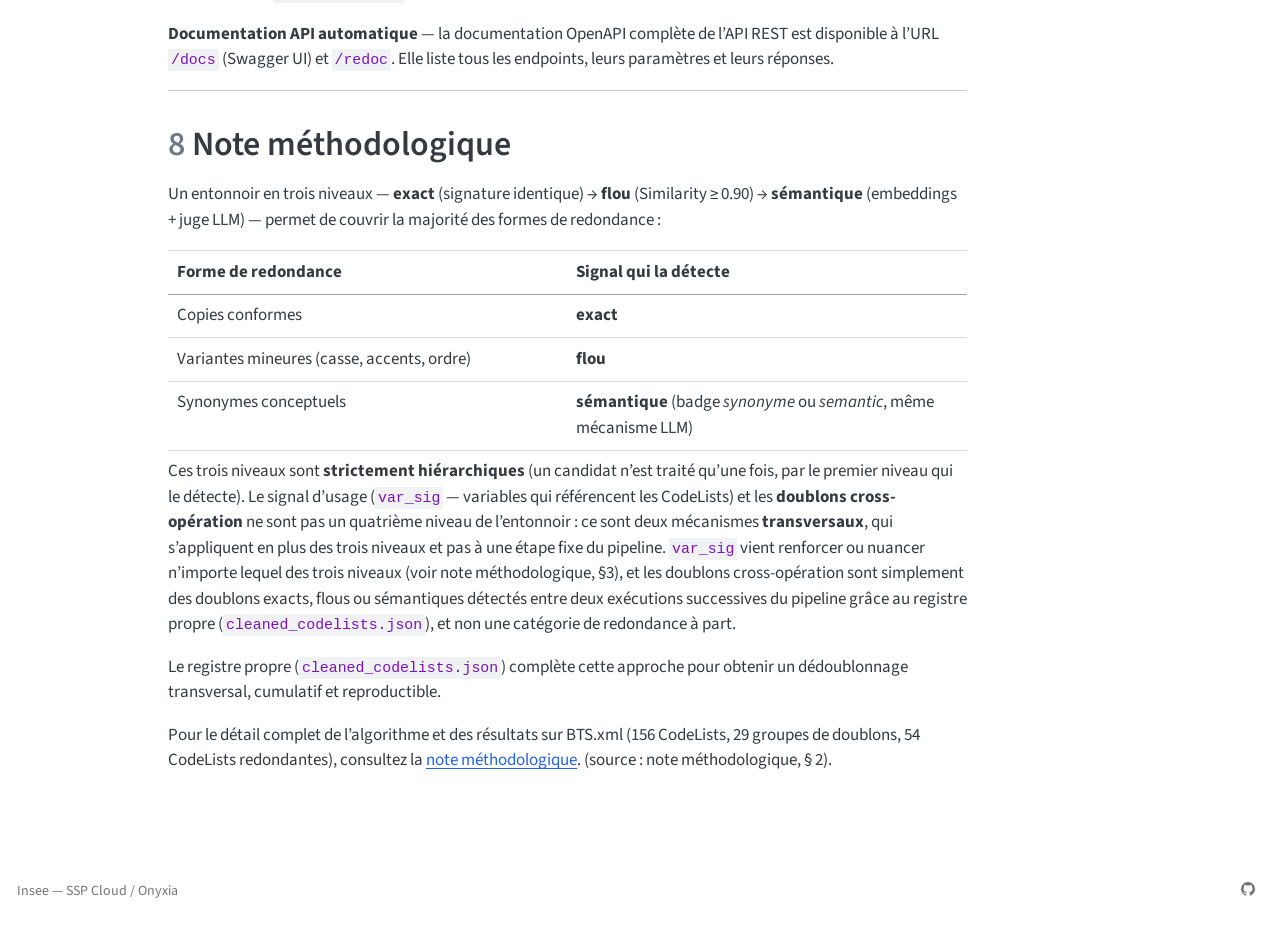
<file: guide_utilisateur.html>
<!DOCTYPE html>
<html xmlns="http://www.w3.org/1999/xhtml" lang="en" xml:lang="en"><head>

<meta charset="utf-8">
<meta name="generator" content="quarto-1.10.19">

<meta name="viewport" content="width=device-width, initial-scale=1.0, user-scalable=yes">

<meta name="dcterms.date" content="2026-10-27">

<title>Guide d’Utilisation — Metadata Scrubber – Metadata Scrubber</title>
<style>
/* Default styles provided by pandoc.
** See https://pandoc.org/MANUAL.html#variables-for-html for config info.
*/
span.smallcaps{font-variant: small-caps;}
div.columns{display: flex; gap: 1.5em;}
div.column{flex: auto;}
@media screen {
div.columns{gap: min(4vw, 1.5em);}
div.column{overflow-x: auto;}
}
div.hanging-indent{margin-left: 1.5em; text-indent: -1.5em;}
ul.task-list{list-style: none;}
ul.task-list li input[type="checkbox"] {
  width: 0.8em;
  margin: 0 0.8em 0.2em -1em; /* quarto-specific, see https://github.com/quarto-dev/quarto-cli/issues/4556 */ 
  vertical-align: middle;
}
</style>


<script src="site_libs/quarto-nav/quarto-nav.js"></script>
<script src="site_libs/quarto-nav/headroom.min.js"></script>
<script src="site_libs/clipboard/clipboard.min.js"></script>
<script src="site_libs/quarto-search/autocomplete.umd.js"></script>
<script src="site_libs/quarto-search/fuse.min.js"></script>
<script src="site_libs/quarto-search/quarto-search.js"></script>
<meta name="quarto:offset" content="./">
<script src="site_libs/quarto-html/quarto.js" type="module"></script>
<script src="site_libs/quarto-html/tabsets/tabsets.js" type="module"></script>
<script src="site_libs/quarto-html/popper.min.js"></script>
<script src="site_libs/quarto-html/tippy.umd.min.js"></script>
<script src="site_libs/quarto-html/anchor.min.js"></script>
<link href="site_libs/quarto-html/tippy.css" rel="stylesheet">
<link href="site_libs/quarto-html/quarto-syntax-highlighting-bf27225e3a48a9273f3daa8f8e829971.css" rel="stylesheet" id="quarto-text-highlighting-styles">
<script src="site_libs/bootstrap/bootstrap.min.js"></script>
<link href="site_libs/bootstrap/bootstrap-icons.css" rel="stylesheet">
<link href="site_libs/bootstrap/bootstrap-55617497126496852ff9f5a59253c640.min.css" rel="stylesheet" append-hash="true" id="quarto-bootstrap" data-mode="light">
<script id="quarto-search-options" type="application/json">{
  "location": "navbar",
  "copy-button": false,
  "collapse-after": 3,
  "panel-placement": "end",
  "type": "overlay",
  "limit": 50,
  "keyboard-shortcut": [
    "f",
    "/",
    "s"
  ],
  "show-item-context": false,
  "language": {
    "search-no-results-text": "No results",
    "search-matching-documents-text": "matching documents",
    "search-copy-link-title": "Copy link to search",
    "search-hide-matches-text": "Hide additional matches",
    "search-more-match-text": "more match in this document",
    "search-more-matches-text": "more matches in this document",
    "search-clear-button-title": "Clear",
    "search-text-placeholder": "",
    "search-detached-cancel-button-title": "Cancel",
    "search-submit-button-title": "Submit",
    "search-label": "Search"
  }
}</script>


</head>

<body class="nav-fixed quarto-light">

<div id="quarto-search-results"></div>
  <header id="quarto-header" class="headroom fixed-top">
    <nav class="navbar navbar-expand-lg " data-bs-theme="dark">
      <div class="navbar-container container-fluid">
      <div class="navbar-brand-container mx-auto">
    <a class="navbar-brand" href="./index.html">
    <span class="navbar-title">Metadata Scrubber</span>
    </a>
  </div>
            <div id="quarto-search" class="" title="Search"></div>
          <button class="navbar-toggler" type="button" data-bs-toggle="collapse" data-bs-target="#navbarCollapse" aria-controls="navbarCollapse" role="menu" aria-expanded="false" aria-label="Toggle navigation" onclick="if (window.quartoToggleHeadroom) { window.quartoToggleHeadroom(); }">
  <span class="navbar-toggler-icon"></span>
</button>
          <div class="collapse navbar-collapse" id="navbarCollapse">
            <ul class="navbar-nav navbar-nav-scroll me-auto">
  <li class="nav-item">
    <a class="nav-link" href="./index.html"> 
<span class="menu-text">Accueil</span></a>
  </li>  
  <li class="nav-item">
    <a class="nav-link active" href="./guide_utilisateur.html" aria-current="page"> 
<span class="menu-text">Guide Utilisateur</span></a>
  </li>  
  <li class="nav-item">
    <a class="nav-link" href="./note_methodologique_dedoublonnage.html"> 
<span class="menu-text">Note Méthodologique</span></a>
  </li>  
  <li class="nav-item">
    <a class="nav-link" href="./modifications_recentes.html"> 
<span class="menu-text">Changements récents</span></a>
  </li>  
</ul>
          </div> <!-- /navcollapse -->
            <div class="quarto-navbar-tools">
</div>
      </div> <!-- /container-fluid -->
    </nav>
</header>
<!-- content -->
<div id="quarto-content" class="quarto-container page-columns page-rows-contents page-layout-article page-navbar">
<!-- sidebar -->
<!-- margin-sidebar -->
    <div id="quarto-margin-sidebar" class="sidebar margin-sidebar">
        <nav id="TOC" role="doc-toc" class="toc-active">
    <h2 id="toc-title">On this page</h2>
   
  <ul>
  <li><a href="#introduction" id="toc-introduction" class="nav-link active" data-scroll-target="#introduction"><span class="header-section-number">1</span> Introduction</a></li>
  <li><a href="#prérequis" id="toc-prérequis" class="nav-link" data-scroll-target="#prérequis"><span class="header-section-number">2</span> Prérequis</a></li>
  <li><a href="#lancer-le-pipeline" id="toc-lancer-le-pipeline" class="nav-link" data-scroll-target="#lancer-le-pipeline"><span class="header-section-number">3</span> Lancer le pipeline</a>
  <ul class="collapse">
  <li><a href="#configurer-le-pipeline" id="toc-configurer-le-pipeline" class="nav-link" data-scroll-target="#configurer-le-pipeline"><span class="header-section-number">3.1</span> Configurer le pipeline</a></li>
  <li><a href="#exécuter-le-pipeline" id="toc-exécuter-le-pipeline" class="nav-link" data-scroll-target="#exécuter-le-pipeline"><span class="header-section-number">3.2</span> Exécuter le pipeline</a></li>
  <li><a href="#résultat" id="toc-résultat" class="nav-link" data-scroll-target="#résultat"><span class="header-section-number">3.3</span> Résultat</a></li>
  </ul></li>
  <li><a href="#examiner-et-valider-les-doublons" id="toc-examiner-et-valider-les-doublons" class="nav-link" data-scroll-target="#examiner-et-valider-les-doublons"><span class="header-section-number">4</span> Examiner et valider les doublons</a>
  <ul class="collapse">
  <li><a href="#charger-le-registre" id="toc-charger-le-registre" class="nav-link" data-scroll-target="#charger-le-registre"><span class="header-section-number">4.1</span> Charger le registre</a></li>
  <li><a href="#vue-densemble" id="toc-vue-densemble" class="nav-link" data-scroll-target="#vue-densemble"><span class="header-section-number">4.2</span> Vue d’ensemble</a>
  <ul class="collapse">
  <li><a href="#ajouter-des-codelists-sans-doublon-au-registre-nettoyé" id="toc-ajouter-des-codelists-sans-doublon-au-registre-nettoyé" class="nav-link" data-scroll-target="#ajouter-des-codelists-sans-doublon-au-registre-nettoyé"><span class="header-section-number">4.2.1</span> Ajouter des CodeLists sans doublon au registre nettoyé</a></li>
  <li><a href="#listes-suspectes" id="toc-listes-suspectes" class="nav-link" data-scroll-target="#listes-suspectes"><span class="header-section-number">4.2.2</span> Listes suspectes ⚠</a></li>
  <li><a href="#écarter-une-codelist-sans-doublon" id="toc-écarter-une-codelist-sans-doublon" class="nav-link" data-scroll-target="#écarter-une-codelist-sans-doublon"><span class="header-section-number">4.2.3</span> Écarter une CodeList sans doublon</a></li>
  </ul></li>
  <li><a href="#comparer-côte-à-côte" id="toc-comparer-côte-à-côte" class="nav-link" data-scroll-target="#comparer-côte-à-côte"><span class="header-section-number">4.3</span> Comparer côte à côte</a></li>
  <li><a href="#décisions-par-paire" id="toc-décisions-par-paire" class="nav-link" data-scroll-target="#décisions-par-paire"><span class="header-section-number">4.4</span> Décisions par paire</a></li>
  <li><a href="#changer-la-liste-maître" id="toc-changer-la-liste-maître" class="nav-link" data-scroll-target="#changer-la-liste-maître"><span class="header-section-number">4.5</span> Changer la liste maître</a>
  <ul class="collapse">
  <li><a href="#versions-et-filiation-ddi" id="toc-versions-et-filiation-ddi" class="nav-link" data-scroll-target="#versions-et-filiation-ddi"><span class="header-section-number">4.5.1</span> Versions et filiation DDI</a></li>
  <li><a href="#liens-entre-doublons" id="toc-liens-entre-doublons" class="nav-link" data-scroll-target="#liens-entre-doublons"><span class="header-section-number">4.5.2</span> Liens entre doublons</a></li>
  </ul></li>
  <li><a href="#actions-de-masse" id="toc-actions-de-masse" class="nav-link" data-scroll-target="#actions-de-masse"><span class="header-section-number">4.6</span> Actions de masse</a></li>
  <li><a href="#filtres" id="toc-filtres" class="nav-link" data-scroll-target="#filtres"><span class="header-section-number">4.7</span> Filtres</a></li>
  <li><a href="#sauvegarder-les-décisions" id="toc-sauvegarder-les-décisions" class="nav-link" data-scroll-target="#sauvegarder-les-décisions"><span class="header-section-number">4.8</span> Sauvegarder les décisions</a></li>
  <li><a href="#ajouter-une-codelist-au-registre" id="toc-ajouter-une-codelist-au-registre" class="nav-link" data-scroll-target="#ajouter-une-codelist-au-registre"><span class="header-section-number">4.9</span> Ajouter une CodeList au registre</a></li>
  </ul></li>
  <li><a href="#registre-nettoyé" id="toc-registre-nettoyé" class="nav-link" data-scroll-target="#registre-nettoyé"><span class="header-section-number">5</span> Registre nettoyé</a>
  <ul class="collapse">
  <li><a href="#charger-le-registre-1" id="toc-charger-le-registre-1" class="nav-link" data-scroll-target="#charger-le-registre-1"><span class="header-section-number">5.1</span> Charger le registre</a></li>
  <li><a href="#contenu-dune-entrée" id="toc-contenu-dune-entrée" class="nav-link" data-scroll-target="#contenu-dune-entrée"><span class="header-section-number">5.2</span> Contenu d’une entrée</a></li>
  <li><a href="#édition" id="toc-édition" class="nav-link" data-scroll-target="#édition"><span class="header-section-number">5.3</span> Édition</a></li>
  <li><a href="#sauvegarder-et-télécharger" id="toc-sauvegarder-et-télécharger" class="nav-link" data-scroll-target="#sauvegarder-et-télécharger"><span class="header-section-number">5.4</span> Sauvegarder et télécharger</a></li>
  </ul></li>
  <li><a href="#workflow-de-validation" id="toc-workflow-de-validation" class="nav-link" data-scroll-target="#workflow-de-validation"><span class="header-section-number">6</span> Workflow de validation</a>
  <ul class="collapse">
  <li><a href="#un-run-complet" id="toc-un-run-complet" class="nav-link" data-scroll-target="#un-run-complet"><span class="header-section-number">6.1</span> Un run complet</a></li>
  <li><a href="#workflow-itératif" id="toc-workflow-itératif" class="nav-link" data-scroll-target="#workflow-itératif"><span class="header-section-number">6.2</span> Workflow itératif</a></li>
  <li><a href="#ajouter-des-listes-sans-doublon" id="toc-ajouter-des-listes-sans-doublon" class="nav-link" data-scroll-target="#ajouter-des-listes-sans-doublon"><span class="header-section-number">6.3</span> Ajouter des listes sans doublon</a></li>
  </ul></li>
  <li><a href="#astuces-pratiques" id="toc-astuces-pratiques" class="nav-link" data-scroll-target="#astuces-pratiques"><span class="header-section-number">7</span> Astuces pratiques</a></li>
  <li><a href="#note-méthodologique" id="toc-note-méthodologique" class="nav-link" data-scroll-target="#note-méthodologique"><span class="header-section-number">8</span> Note méthodologique</a></li>
  </ul>
</nav>
    </div>
<!-- main -->
<main class="content" id="quarto-document-content">

<header id="title-block-header" class="quarto-title-block default">
<div class="quarto-title">
<h1 class="title">Guide d’Utilisation — Metadata Scrubber</h1>
</div>



<div class="quarto-title-meta">

    
    <div>
    <div class="quarto-title-meta-heading">Published</div>
    <div class="quarto-title-meta-contents">
      <p class="date">October 27, 2026</p>
    </div>
  </div>
  
    
  </div>
  


</header>


<section id="introduction" class="level1" data-number="1">
<h1 data-number="1"><span class="header-section-number">1</span> Introduction</h1>
<p>Le <strong>Metadata Scrubber</strong> est un outil qui identifie les listes de codes (<code>CodeList</code>) redondantes au sein d’un fichier de métadonnées au format DDI (Data Documentation Initiative). Il propose deux modes d’utilisation complémentaires :</p>
<ul>
<li><strong>Exécution automatique</strong> — analyse le fichier XML DDI et génère un registre de paires de CodeLists détectées comme potentiellement redondantes.</li>
<li><strong>Interface de validation interactive</strong> — permet d’examiner chaque paire, prendre des décisions (consolider ou rejeter), et produire en sortie un registre épuré ne conservant qu’une CodeList maîtresse par groupe de redondances.</li>
</ul>
<p>Ce document s’adresse à l’<strong>expert métier</strong> qui utilise l’interface web pour examiner les résultats et valider les rapprochements. La logique algorithmique du pipeline (entonnoir exact → flou → sémantique) est décrite en détail dans la <a href="./note_methodologique_dedoublonnage.html">note méthodologique</a> (§ 8).</p>
<hr>
</section>
<section id="prérequis" class="level1" data-number="2">
<h1 data-number="2"><span class="header-section-number">2</span> Prérequis</h1>
<p>Le serveur du Metadata Scrubber doit être en cours d’exécution. Sur SSP Cloud / Onyxia, il est déployé sous le hostname <code>metadata-scrubber.lab.sspcloud.fr</code> avec un accès protégé par Basic Auth.</p>
<p>Au premier chargement, un formulaire de navigateur demande :</p>
<ul>
<li><strong>Identifiant</strong> — votre nom d’utilisateur ou identifiant SSP Cloud</li>
<li><strong>Mot de passe</strong> — le mot de passe partagé fourni dans la configuration du projet</li>
</ul>
<blockquote class="blockquote">
<p>L’interface est également accessible en local après avoir lancé le serveur : <code>uv run scrubber-web</code>, puis ouvrez <code>http://localhost:8000</code>.</p>
</blockquote>
<hr>
</section>
<section id="lancer-le-pipeline" class="level1" data-number="3">
<h1 data-number="3"><span class="header-section-number">3</span> Lancer le pipeline</h1>
<p>Le premier onglet de l’interface (<strong>🚀 Pipeline</strong>) sert à configurer et lancer l’exécution automatique du dédoublonnage sur un fichier DDI.</p>
<section id="configurer-le-pipeline" class="level2" data-number="3.1">
<h2 data-number="3.1" class="anchored" data-anchor-id="configurer-le-pipeline"><span class="header-section-number">3.1</span> Configurer le pipeline</h2>
<p>Quatre champs paramètrent le run :</p>
<table class="caption-top table">
<colgroup>
<col style="width: 50%">
<col style="width: 50%">
</colgroup>
<thead>
<tr class="header">
<th>Champ</th>
<th>Rôle</th>
</tr>
</thead>
<tbody>
<tr class="odd">
<td><strong>Chemin source DDI (XML)</strong></td>
<td>URL S3 ou chemin local vers le fichier DDI à analyser.</td>
</tr>
<tr class="even">
<td><strong>Dossier de sortie</strong></td>
<td>Racine des sorties (par défaut <code>s3://projet-metadonnees-rmes/scrubber_output</code>). Chaque run crée son propre sous-dossier daté <code>AAAAMMJJ-HHMMSS</code> contenant <code>codelist_duplicates.json</code>, <code>run_summary.json</code> et <code>pipeline.log</code>. Le registre nettoyé reste à la racine, partagé entre les runs.</td>
</tr>
<tr class="odd">
<td><strong>Registre nettoyé</strong> (optionnel)</td>
<td>Chemin vers un <code>cleaned_codelists.json</code> préexistant. Les CodeLists maîtres de ce registre sont injectées comme candidates prioritaires ; les doublons déjà validés sont exclus de la détection.</td>
</tr>
<tr class="even">
<td><strong>Exécuter les phases LLM / embeddings</strong></td>
<td>Décocher pour un run rapide (exact + flou uniquement, sans embeddings ni juge LLM).</td>
</tr>
<tr class="odd">
<td><strong>Mode verbeux</strong></td>
<td>Afficher les détails d’exécution (étapes d’embeddings, messages LLM …) dans les logs.</td>
</tr>
</tbody>
</table>
<div class="quarto-figure quarto-figure-center">
<figure class="figure">
<p><img src="img/app_lancer_pipeline.png" class="img-fluid figure-img" width="700"></p>
<figcaption>Formulaire de configuration du pipeline</figcaption>
</figure>
</div>
</section>
<section id="exécuter-le-pipeline" class="level2" data-number="3.2">
<h2 data-number="3.2" class="anchored" data-anchor-id="exécuter-le-pipeline"><span class="header-section-number">3.2</span> Exécuter le pipeline</h2>
<p>Après avoir complété les champs, cliquez sur <strong>🚀 Lancer le pipeline</strong>.</p>
<p>La barre de progression apparaît et avance en temps réel :</p>
<ul>
<li><strong>Pourcentage</strong> : progression globale (0 % → 100 %)</li>
<li><strong>Texte de phase</strong> : indique l’étape en cours, par exemple <code>Phase 5/9 — Détection exacte</code></li>
<li><strong>Logs d’exécution</strong> : panneau rétractable affichant la sortie détaillée du pipeline</li>
</ul>
<p>Cliquez sur le bouton <strong>📋 Logs d’exécution</strong> pour déplier le texte brut de l’exécution : timestamps, messages de chaque phase, noms des CodeLists traitées, résultats des comparaisons.</p>
<div class="quarto-figure quarto-figure-center">
<figure class="figure">
<p><img src="img/app_logs_pipeline.png" class="img-fluid figure-img" width="700"></p>
<figcaption>Progression du pipeline et logs d’exécution</figcaption>
</figure>
</div>
<blockquote class="blockquote">
<p><strong>Temps d’exécution estimé</strong> : quelques secondes pour un petit fichier (&lt; 500 Ko), 1–3 minutes pour un fichier standard. La phase LLM (embeddings + juge) peut ajouter plusieurs minutes supplémentaires.</p>
</blockquote>
</section>
<section id="résultat" class="level2" data-number="3.3">
<h2 data-number="3.3" class="anchored" data-anchor-id="résultat"><span class="header-section-number">3.3</span> Résultat</h2>
<p>En fin d’exécution, une alerte verte affiche :</p>
<ul>
<li>Le nombre de CodeLists traitées</li>
<li>Le nombre de paires de doublons détectées</li>
<li>Le chemin du fichier produit</li>
<li>Un bouton pour aller directement à l’onglet <strong>Validation des doublons</strong></li>
</ul>
<hr>
</section>
</section>
<section id="examiner-et-valider-les-doublons" class="level1" data-number="4">
<h1 data-number="4"><span class="header-section-number">4</span> Examiner et valider les doublons</h1>
<p>Le deuxième onglet (<strong>🔍 Validation des doublons</strong>) est au cœur du travail de l’expert. Il présente le registre des paires de CodeLists détectées comme potentiellement redondantes (liste des CodeLists à gauche, doublons de la CodeList sélectionnée à droite), avec des filtres, des actions par paire et des actions de masse.</p>
<section id="charger-le-registre" class="level2" data-number="4.1">
<h2 data-number="4.1" class="anchored" data-anchor-id="charger-le-registre"><span class="header-section-number">4.1</span> Charger le registre</h2>
<p>Si un pipeline n’a pas été lancé depuis l’interface, chargez un registre préexistant :</p>
<ol type="1">
<li>Saisissez le chemin (S3 ou local) vers le fichier de sortie du pipeline, par exemple <code>s3://projet-metadonnees-rmes/scrubber_output/20261022-140509/codelist_duplicates.json</code></li>
<li>Cliquez sur <strong>📂 Charger le registre</strong></li>
<li>Les résultats s’affichent alors sous forme de cartes</li>
</ol>
</section>
<section id="vue-densemble" class="level2" data-number="4.2">
<h2 data-number="4.2" class="anchored" data-anchor-id="vue-densemble"><span class="header-section-number">4.2</span> Vue d’ensemble</h2>
<p>Quatre indicateurs en haut de page résument l’état du registre :</p>
<table class="caption-top table">
<colgroup>
<col style="width: 50%">
<col style="width: 50%">
</colgroup>
<thead>
<tr class="header">
<th>Indicateur</th>
<th>Signification</th>
</tr>
</thead>
<tbody>
<tr class="odd">
<td><strong>CodeLists</strong></td>
<td>Nombre total de CodeLists dans le fichier analysé</td>
</tr>
<tr class="even">
<td><strong>Doublons</strong></td>
<td>Nombre de CodeLists marquées comme potentiellement redondantes</td>
</tr>
<tr class="odd">
<td><strong>Approuvés</strong></td>
<td>Pairs pour lesquelles l’expert a validé le rapprochement</td>
</tr>
<tr class="even">
<td><strong>En attente</strong></td>
<td>Paires n’ayant pas encore été examinées</td>
</tr>
</tbody>
</table>
<p>Sous les indicateurs, la page est découpée en deux colonnes :</p>
<ul>
<li><strong>Colonne de gauche</strong> : la liste des CodeLists de référence du fichier examiné, avec leur nom, leur identifiant et des pastilles de décision (approuvés, rejetés, en attente, total). La première ligne est sélectionnée à l’ouverture.</li>
<li><strong>Colonne de droite</strong> : la CodeList sélectionnée, avec ses modalités (valeur et étiquette de chaque code), puis en dessous les doublons détectés pour cette liste.</li>
</ul>
<p>Les filtres, la recherche (qui porte aussi sur le nom et l’identifiant des doublons) et la pagination s’appliquent à la colonne de gauche.</p>
<section id="ajouter-des-codelists-sans-doublon-au-registre-nettoyé" class="level3" data-number="4.2.1">
<h3 data-number="4.2.1" class="anchored" data-anchor-id="ajouter-des-codelists-sans-doublon-au-registre-nettoyé"><span class="header-section-number">4.2.1</span> Ajouter des CodeLists sans doublon au registre nettoyé</h3>
<p>Les CodeLists pour lesquelles aucun doublon n’a été détecté peuvent être ajoutées au registre nettoyé sans passer par une décision. Elles portent une case à cocher dans la colonne de gauche (les CodeLists avec doublons n’en ont pas) :</p>
<ul>
<li><strong>Case à cocher</strong> sur chaque ligne, et <strong>Tout sélectionner</strong> pour cocher toutes les CodeLists sans doublon de la page affichée. La sélection est conservée quand on change de page ou de filtre.</li>
<li><strong>➕ Ajouter la sélection</strong> ajoute les CodeLists cochées, après confirmation.</li>
<li><strong>➕ Ajouter toutes les CodeLists sans doublon</strong> ajoute d’un coup toutes celles du registre chargé, sans sélection préalable et quels que soient les filtres actifs. Le nombre de CodeLists concernées est indiqué sur le bouton.</li>
</ul>
<p>Les CodeLists déjà présentes dans le registre nettoyé sont ignorées. Une fois ajoutée, une CodeList est marquée ✅ dans la liste.</p>
</section>
<section id="listes-suspectes" class="level3" data-number="4.2.2">
<h3 data-number="4.2.2" class="anchored" data-anchor-id="listes-suspectes"><span class="header-section-number">4.2.2</span> Listes suspectes ⚠</h3>
<p>Certaines listes ne devraient probablement pas être des listes de codes. Elles portent un badge ⚠, détaillé dans l’en-tête :</p>
<ul>
<li><strong>renvoi</strong> : les codes renvoient ailleurs (« Voir dictionnaire des nomenclatures », « Code quartier du QVA ») ; la liste est alors comparée aux autres sur son <strong>nom</strong>, pas sur ses codes ;</li>
<li><strong>numérique</strong> : représentation numérique mise en liste (« 0 à 7 », « de 0 à N ») ;</li>
<li><strong>code unique</strong> : un seul code métier.</li>
</ul>
<p>Le filtre origine <em>Listes suspectes ⚠</em> les regroupe. Ajouter une liste suspecte au registre nettoyé demande une confirmation.</p>
</section>
<section id="écarter-une-codelist-sans-doublon" class="level3" data-number="4.2.3">
<h3 data-number="4.2.3" class="anchored" data-anchor-id="écarter-une-codelist-sans-doublon"><span class="header-section-number">4.2.3</span> Écarter une CodeList sans doublon</h3>
<p>Une CodeList sans doublon qu’on ne veut pas ajouter au registre nettoyé (par exemple une liste des départements qui n’est pas la liste officielle) peut être <strong>écartée</strong> avec le bouton <strong>🚫 Écarter</strong> du panneau de droite. Elle est alors marquée 🚫, n’a plus de case à cocher et n’est pas prise par <strong>Ajouter toutes les CodeLists sans doublon</strong>. <strong>↩︎ Annuler l’écart</strong> la réintègre.</p>
<p>L’écart est conservé à la sauvegarde et repris aux runs suivants (voir <em>Sauvegarder les décisions</em>). Le filtre décision <em>Écartées</em> les affiche.</p>
<p>Chaque doublon est présenté sous forme de <strong>carte</strong> comportant :</p>
<ul>
<li>Le <strong>nom</strong> de la CodeList et un bouton <strong>Voir</strong> à côté (pour la comparaison)</li>
<li>Le <strong>nombre de codes</strong></li>
<li>Le <strong>score de confiance</strong> (0–100 %)</li>
<li>Le <strong>badge de décision</strong> : 🟡 en attente, 🟢 approuvé, 🔴 rejeté</li>
<li>Les <strong>signaux de détection</strong> : <em>exact</em>, <em>flou</em>, <em>usage</em>, <em>synonyme</em>, <em>semantic</em> (ces badges reflètent la phase du pipeline qui a produit la correspondance — <em>synonyme</em> n’est pas un signal séparé mais une manifestation du signal <em>semantic</em> (juge LLM) ; le détail des définitions est dans la <a href="./note_methodologique_dedoublonnage.html">note méthodologique</a>, §2-3)</li>
<li>Les badges <strong>exact hors échappement</strong> (mêmes codes métier, seuls les codes <em>sans objet</em>, <em>non réponse</em>… diffèrent) et <strong>libellés</strong> (mêmes libellés, valeurs différentes, par exemple <code>1</code>/<code>0</code> et <code>oui</code>/<code>non</code>). La carte rappelle alors les <strong>codes d’échappement</strong> de la maître et du doublon.</li>
<li>Un bouton <strong>📋 Détails</strong> affichant une liste <code>(valeur → libellé)</code> pour chaque CodeList du groupe</li>
</ul>
<div class="quarto-figure quarto-figure-center">
<figure class="figure">
<p><img src="img/app_view_duplicates.png" class="img-fluid figure-img" width="700"></p>
<figcaption>Vue en cartes du registre avec indicateurs</figcaption>
</figure>
</div>
</section>
</section>
<section id="comparer-côte-à-côte" class="level2" data-number="4.3">
<h2 data-number="4.3" class="anchored" data-anchor-id="comparer-côte-à-côte"><span class="header-section-number">4.3</span> Comparer côte à côte</h2>
<p>Cliquez sur <strong>Voir</strong> (à côté du nom de la CodeList) pour ouvrir le panneau de comparaison en deux colonnes :</p>
<ul>
<li><strong>Colonne gauche</strong> : la CodeList maître (la première du groupe dans l’ordre du fichier XML, ou l’entrée du registre nettoyé si le groupe en contient une)</li>
<li><strong>Colonne droite</strong> : la CodeList candidate détectée comme redondante</li>
<li><strong>Lignes colorées</strong> : les lignes où les valeurs ou libellés diffèrent entre les deux listes (mise en évidence rouge)</li>
<li>Les <strong>codes communs</strong> (valeur + libellé identiques) ne sont pas colorés</li>
</ul>
<div class="quarto-figure quarto-figure-center">
<figure class="figure">
<p><img src="img/app_view_difference_codelist.png" class="img-fluid figure-img" width="700"></p>
<figcaption>Comparaison côte à côte de deux CodeLists</figcaption>
</figure>
</div>
<p>Cette vue permet de juger rapidement si la différence entre les deux listes est un simple artefact (casse, accent, ordre des codes) ou un changement réel de contenu.</p>
</section>
<section id="décisions-par-paire" class="level2" data-number="4.4">
<h2 data-number="4.4" class="anchored" data-anchor-id="décisions-par-paire"><span class="header-section-number">4.4</span> Décisions par paire</h2>
<p>Sous chaque paire de CodeLists, trois boutons permettent de prendre une décision :</p>
<ul>
<li><strong>✅ Approuver</strong> — les listes sont redondantes, la candidate doit être remplacée</li>
<li><strong>❌ Rejeter</strong> — les listes sont distinctes, le rapprochement est incorrect</li>
<li><strong>🔄 En attente</strong> — la décision est remise à plus tard (état par défaut)</li>
</ul>
<p>Chaque changement de décision met à jour le badge coloré de la carte.</p>
</section>
<section id="changer-la-liste-maître" class="level2" data-number="4.5">
<h2 data-number="4.5" class="anchored" data-anchor-id="changer-la-liste-maître"><span class="header-section-number">4.5</span> Changer la liste maître</h2>
<p>Un doublon peut devenir la maître de son groupe, par exemple quand il corrige la forme de la maître proposée. Le bouton <strong>⇅ Définir comme maître</strong> de sa carte, après confirmation :</p>
<ul>
<li>en fait la maître (badge <strong>⇅ maître choisie</strong>) ; l’ancienne maître devient un doublon <strong>en attente</strong> ;</li>
<li>recalcule les badges et le score de chaque doublon par rapport à la nouvelle maître (« lien indirect, via … » s’il n’y a pas de paire directe) ;</li>
<li>conserve les décisions déjà prises sur les autres doublons.</li>
</ul>
<p>Le choix est enregistré à la sauvegarde et repris aux runs suivants (<code>decisions.json</code>). Si l’ancienne maître avait une entrée dans le registre nettoyé, elle perd les listes du groupe ; les listes approuvées sont rattachées à la nouvelle maître. Une maître issue du registre nettoyé (📘) ne peut pas être remplacée depuis cet onglet.</p>
<section id="versions-et-filiation-ddi" class="level3" data-number="4.5.1">
<h3 data-number="4.5.1" class="anchored" data-anchor-id="versions-et-filiation-ddi"><span class="header-section-number">4.5.1</span> Versions et filiation DDI</h3>
<p>L’en-tête de la CodeList affiche sa référence DDI <code>agence:id:version</code>. Une carte de doublon indique <strong>↳ basé sur …</strong> quand le doublon a été créé à partir d’une autre liste (<code>BasedOnObject</code>), et <strong>↰ la maître est basée sur ce doublon</strong> dans le sens inverse. Si un fichier contient plusieurs versions d’une même CodeList, seule la plus récente est examinée.</p>
</section>
<section id="liens-entre-doublons" class="level3" data-number="4.5.2">
<h3 data-number="4.5.2" class="anchored" data-anchor-id="liens-entre-doublons"><span class="header-section-number">4.5.2</span> Liens entre doublons</h3>
<p>Une carte indique aussi <strong>🔗 lié aussi à …</strong> quand le doublon a été détecté avec d’autres doublons du groupe. Si on le rejette par rapport à la maître alors qu’il reste lié à un autre doublon, le définir comme maître permet d’examiner ces liens.</p>
</section>
</section>
<section id="actions-de-masse" class="level2" data-number="4.6">
<h2 data-number="4.6" class="anchored" data-anchor-id="actions-de-masse"><span class="header-section-number">4.6</span> Actions de masse</h2>
<p>Quatre boutons en haut de la page permettent d’appliquer des décisions à plusieurs paires simultanément :</p>
<table class="caption-top table">
<colgroup>
<col style="width: 50%">
<col style="width: 50%">
</colgroup>
<thead>
<tr class="header">
<th>Bouton</th>
<th>Effet</th>
</tr>
</thead>
<tbody>
<tr class="odd">
<td><strong>✅ Valider exactes</strong></td>
<td>Applique <em>Approuver</em> à toutes les paires détectées par correspondance <strong>exacte</strong> (100 % de confiance automatique)</td>
</tr>
<tr class="even">
<td><strong>✅ Valider ≥ 0.95</strong></td>
<td>Applique <em>Approuver</em> à toutes les paires avec un score de confiance supérieur ou égal à 95 %</td>
</tr>
<tr class="odd">
<td><strong>❌ Tout rejeter</strong></td>
<td>Applique <em>Rejeter</em> à toutes les paires restées en attente</td>
</tr>
<tr class="even">
<td><strong>🔄 Tout remettre en attente</strong></td>
<td>Remet toutes les décisions en état <em>En attente</em> (permet de reprendre le parcours)</td>
</tr>
</tbody>
</table>
</section>
<section id="filtres" class="level2" data-number="4.7">
<h2 data-number="4.7" class="anchored" data-anchor-id="filtres"><span class="header-section-number">4.7</span> Filtres</h2>
<p>Pour se concentrer sur un sous-ensemble de CodeLists :</p>
<ul>
<li><strong>Filtre décision</strong> : <em>Toutes</em> / <em>En attente</em> / <em>Approuvés</em> / <em>Rejetés</em> / <em>Sans doublon</em> (hors listes écartées) / <em>Écartées</em></li>
<li><strong>Filtre origine</strong> : <em>Toutes</em> / <em>Registre uniquement</em> (uniquement les CodeLists qui sont des maîtres d’un registre existant) / <em>Listes suspectes ⚠</em></li>
<li><strong>Recherche</strong> : champ texte — recherche par nom de la CodeList</li>
<li><strong>Afficher</strong> : 20 / 50 / 100 éléments par page</li>
</ul>
</section>
<section id="sauvegarder-les-décisions" class="level2" data-number="4.8">
<h2 data-number="4.8" class="anchored" data-anchor-id="sauvegarder-les-décisions"><span class="header-section-number">4.8</span> Sauvegarder les décisions</h2>
<p>Après examen, cliquez sur <strong>💾 sauvegarder</strong>. L’interface :</p>
<ol type="1">
<li>Met à jour les états <code>decision</code> dans le registre <code>codelist_duplicates.json</code></li>
<li>Génère ou met à jour le <strong>registre nettoyé</strong> <code>cleaned_codelists.json</code></li>
<li>Met à jour <code>decisions.json</code>, à la racine des sorties : décisions <em>approuvé</em> et <em>rejeté</em> de chaque paire, et listes écartées</li>
</ol>
<p>Au run suivant, le pipeline relit <code>decisions.json</code> : une paire déjà tranchée qui est de nouveau détectée reprend sa décision, marquée <strong>↻ reprise</strong> sur la carte, et une liste écartée reste écartée. Seules les paires nouvelles ou laissées en attente sont donc à examiner. Une paire est reconnue quel que soit le sens (maître / doublon). Changer une décision reprise efface la marque ↻.</p>
<p>Une notification (toast) verte apparaît en confirmation :</p>
<div class="quarto-figure quarto-figure-center">
<figure class="figure">
<p><img src="img/app_sauvegarde.png" class="img-fluid figure-img" width="500"></p>
<figcaption>Notification de sauvegarde</figcaption>
</figure>
</div>
<blockquote class="blockquote">
<p><strong>Ce que la sauvegarde produit</strong> : <code>cleaned_codelists.json</code> ne contient que les CodeLists maîtres — celles qui ont été approuvées et celles marquées “sans doublon”. Chaque maître possède un champ <code>replaces[]</code> listant les CodeLists redondantes qu’il remplace. Ce fichier est un input pour les runs suivants (workflow itératif, § 6.2).</p>
</blockquote>
</section>
<section id="ajouter-une-codelist-au-registre" class="level2" data-number="4.9">
<h2 data-number="4.9" class="anchored" data-anchor-id="ajouter-une-codelist-au-registre"><span class="header-section-number">4.9</span> Ajouter une CodeList au registre</h2>
<p>Lorsqu’une CodeList n’a aucun doublon détecté, l’expert peut décider tout de même de l’ajouter au registre épuré :</p>
<ol type="1">
<li>Cliquez sur le bouton <strong>➕ Ajouter au registre</strong> (en haut de la carte de la CodeList concernée, accessible via le bouton <strong>📋 Détails</strong> ou dans la vue comparée)</li>
<li>La CodeList apparaît alors comme maître dans le registre nettoyé</li>
<li>La sauvegarde (<strong>💾 sauvegarder</strong>) écrit cette entrée dans <code>cleaned_codelists.json</code></li>
</ol>
<blockquote class="blockquote">
<p>À utiliser pour les CodeLists uniques mais importantes qu’on souhaite conserver comme référence dans le registre propre.</p>
</blockquote>
<hr>
</section>
</section>
<section id="registre-nettoyé" class="level1" data-number="5">
<h1 data-number="5"><span class="header-section-number">5</span> Registre nettoyé</h1>
<p>Le troisième onglet (<strong>🧹 Registre nettoyé</strong>) permet de consulter, éditer et sauvegarder le registre épuré — la base de connaissances cumulée des CodeLists validées.</p>
<section id="charger-le-registre-1" class="level2" data-number="5.1">
<h2 data-number="5.1" class="anchored" data-anchor-id="charger-le-registre-1"><span class="header-section-number">5.1</span> Charger le registre</h2>
<ol type="1">
<li>Saisissez le chemin vers le fichier <code>cleaned_codelists.json</code></li>
<li>Cliquez sur <strong>📂 Charger</strong></li>
</ol>
<p>L’interface affiche alors la liste des CodeLists maîtres avec leurs remplaçants.</p>
<div class="quarto-figure quarto-figure-center">
<figure class="figure">
<p><img src="img/app_manage_registry.png" class="img-fluid figure-img" width="700"></p>
<figcaption>Registre nettoyé chargé</figcaption>
</figure>
</div>
</section>
<section id="contenu-dune-entrée" class="level2" data-number="5.2">
<h2 data-number="5.2" class="anchored" data-anchor-id="contenu-dune-entrée"><span class="header-section-number">5.2</span> Contenu d’une entrée</h2>
<p>Chaque carte de CodeList maître contient :</p>
<ul>
<li><strong>Nom</strong> et <strong>label</strong> (libellé)</li>
<li><strong>Nombre de codes</strong></li>
<li><strong>Codes</strong> : liste de paires <code>(valeur → libellé)</code> dans un bloc copiable</li>
<li><strong>Variables référentes</strong> : noms des variables DDI qui référencent cette CodeList</li>
<li><strong>Replace</strong> : badge indiquant le nombre de CodeLists redondantes remplacées (cliquable, affiche la liste détaillée des remplaçants — nom, type de détection, score de confiance)</li>
</ul>
</section>
<section id="édition" class="level2" data-number="5.3">
<h2 data-number="5.3" class="anchored" data-anchor-id="édition"><span class="header-section-number">5.3</span> Édition</h2>
<p>Les champs <strong>Nom</strong> et <strong>Label</strong> de chaque entrée sont modifiables directement dans le navigateur. Les champs <strong>Codes</strong> et <strong>Variables</strong> sont en lecture seule.</p>
<p>Le dirty tracking est signalé par un <strong>badge orange</strong> en haut de la page : <em>modifications non sauvegardées</em>. Les modifications restent locales jusqu’au clic sur <strong>💾 Sauvegarder</strong>.</p>
</section>
<section id="sauvegarder-et-télécharger" class="level2" data-number="5.4">
<h2 data-number="5.4" class="anchored" data-anchor-id="sauvegarder-et-télécharger"><span class="header-section-number">5.4</span> Sauvegarder et télécharger</h2>
<table class="caption-top table">
<colgroup>
<col style="width: 50%">
<col style="width: 50%">
</colgroup>
<thead>
<tr class="header">
<th>Bouton</th>
<th>Effet</th>
</tr>
</thead>
<tbody>
<tr class="odd">
<td><strong>💾 Sauvegarder</strong></td>
<td>Écrit l’état actuel du registre vers le chemin S3 ou local spécifié</td>
</tr>
<tr class="even">
<td><strong>⬇️ Télécharger</strong></td>
<td>Télécharge le registre en tant que fichier JSON dans le navigateur</td>
</tr>
</tbody>
</table>
<p>Le bouton <strong>📂 Charger</strong> permet de recharger le registre à tout moment (utile pour reprendre une session ou charger une version mise à jour).</p>
<hr>
</section>
</section>
<section id="workflow-de-validation" class="level1" data-number="6">
<h1 data-number="6"><span class="header-section-number">6</span> Workflow de validation</h1>
<p>Cette section décrit le parcours typique d’un expert, de l’exécution du pipeline à l’obtention d’un registre épuré, en passant par l’examen et la validation des paires détectées.</p>
<section id="un-run-complet" class="level2" data-number="6.1">
<h2 data-number="6.1" class="anchored" data-anchor-id="un-run-complet"><span class="header-section-number">6.1</span> Un run complet</h2>
<p>Le circuit se décompose en 5 étapes :</p>
<ol type="1">
<li><p><strong>Exécuter le pipeline</strong> (§ 3) — configurez le chemin source et lancez le pipeline. Le résultat est un fichier de doublons.</p></li>
<li><p><strong>Examiner les cartes</strong> (§ 4.1–4.2) — passez à l’onglet <strong>Validation</strong>, chargez le registre si nécessaire, et parcourez les cartes. Les cartes sont triées par nombre de codes par défaut, mais vous pouvez les filtrer par décision, origine ou recherche textuelle.</p></li>
<li><p><strong>Comparer par paire</strong> (§ 4.3) — pour chaque paire douteuse, cliquez sur <strong>Voir</strong> pour comparer les deux CodeLists côte à côte. Les lignes colorées en rouge indiquent les différences de contenu.</p></li>
<li><p><strong>Prendre des décisions</strong> (§ 4.4–4.5) — pour chaque paire, cliquez sur <strong>✅ Approuver</strong> (les listes sont redondantes) ou <strong>❌ Rejeter</strong> (les listes sont distinctes). Les actions de masse (§ 4.5) permettent de accélérer le traitement des paires à fort score de confiance.</p></li>
<li><p><strong>Sauvegarder</strong> (§ 4.7) — une fois toutes les décisions prises (ou avant de reprendre plus tard), cliquez sur <strong>💾 sauvegarder</strong>. Ceci met à jour le registre <code>codelist_duplicates.json</code> et écrit le registre nettoyé <code>cleaned_codelists.json</code>.</p></li>
</ol>
<blockquote class="blockquote">
<p><strong>Bonnes pratiques</strong> : sauvegardez régulièrement, même partiellement. Un clic sur <strong>💾 sauvegarder</strong> peut être fait à tout moment — les décisions validées sont conservées. Le bouton <strong>🔄 Tout remettre en attente</strong> permet de reprendre le parcours depuis le début sans perdre les modifications intermédiaires.</p>
</blockquote>
</section>
<section id="workflow-itératif" class="level2" data-number="6.2">
<h2 data-number="6.2" class="anchored" data-anchor-id="workflow-itératif"><span class="header-section-number">6.2</span> Workflow itératif</h2>
<p>Les runs successifs s’enrichissent mutuellement grâce au registre propre :</p>
<pre><code>Step 1 — Analyser BTS
  Pipeline → examiner → décider → sauvegarder
  ↓
  cleaned_codelists.json = maîtres BTS + leurs replaces

Step 2 — Analyser BPE
  Chemin source → BPE.xml
  Registre nettoyé → cleaned_codelists.json (issu de BTS)
  Pipeline → examiner → décider → sauvegarder
  ↓
  cleaned_codelists.json = maîtres BTS + maîtres BPE + leurs replaces</code></pre>
<p><strong>Pourquoi c’est utile :</strong></p>
<ul>
<li>Les doublons déjà validés (ex. <code>N_NAF_6</code>) sont <strong>exclus de la détection</strong> : on ne les redécouvre pas dans des runs ultérieurs.</li>
<li>Les nouveaux doublons sont détectés <strong>par rapport aux maîtres cumulés</strong> : une CodeList BPE peut être reconnue comme doublon d’une CodeList BTS, même si aucune des deux ne figure dans le même fichier.</li>
<li>Le registre propre <strong>croît</strong> à chaque run et constitue une référence transversale sur tout le projet.</li>
</ul>
<p><strong>Dans l’interface</strong> : saisissez simplement le chemin <code>cleaned_codelists.json</code> dans le champ <strong>Registre nettoyé</strong> de l’onglet Pipeline avant de lancer le nouveau run.</p>
</section>
<section id="ajouter-des-listes-sans-doublon" class="level2" data-number="6.3">
<h2 data-number="6.3" class="anchored" data-anchor-id="ajouter-des-listes-sans-doublon"><span class="header-section-number">6.3</span> Ajouter des listes sans doublon</h2>
<p>Lorsqu’une CodeList n’est détectée comme doublon de personne par le pipeline (ex. <code>L_QUALITE_ZONAGE_2023</code> dans l’exemple BPE_demo), vous pouvez la <strong>ajouter manuellement</strong> au registre propre :</p>
<ol type="1">
<li>Consultez la CodeList dans l’onglet <strong>Validation</strong> (ou via son détail)</li>
<li>Cliquez sur <strong>➕ Ajouter au registre</strong></li>
<li>Sauvegardez (<strong>💾 sauvegarder</strong>) — la liste apparaît dans <code>cleaned_codelists.json</code> comme maître sans remplaçant.</li>
</ol>
<blockquote class="blockquote">
<p>Cette fonctionnalité est particulièrement utile pour les CodeLists uniques mais essentielles, ou lorsque vous souhaitez créer une référence maître pour un nouveau concept métier avant d’identifier ses variantes.</p>
</blockquote>
<hr>
</section>
</section>
<section id="astuces-pratiques" class="level1" data-number="7">
<h1 data-number="7"><span class="header-section-number">7</span> Astuces pratiques</h1>
<p><strong>Run rapide (prototype)</strong> — décochez <strong>Exécuter les phases LLM / embeddings</strong> pour un run 5 à 10 × plus rapide. Le pipeline se contente des phases exacte et floue ; la phase sémantique (embeddings + juge LLM) est omise.</p>
<p><strong>Sauvegarder régulièrement</strong> — les décisions ne sont pas persistées automatiquement. Un clic sur <strong>💾 sauvegarder</strong> est nécessaire après chaque session de travail pour que les décisions et le registre propre soient écrits.</p>
<p><strong>Reprendre une session</strong> — recharger le registre avec <strong>📂 Charger</strong> (onglet Validation ou Registre nettoyé) restaure les décisions précédentes. Tout est conservé dans le fichier JSON. Un nouveau run reprend aussi les décisions sauvegardées (<code>decisions.json</code>).</p>
<p><strong>Documentation API automatique</strong> — la documentation OpenAPI complète de l’API REST est disponible à l’URL <code>/docs</code> (Swagger UI) et <code>/redoc</code>. Elle liste tous les endpoints, leurs paramètres et leurs réponses.</p>
<hr>
</section>
<section id="note-méthodologique" class="level1" data-number="8">
<h1 data-number="8"><span class="header-section-number">8</span> Note méthodologique</h1>
<p>Un entonnoir en trois niveaux — <strong>exact</strong> (signature identique) → <strong>flou</strong> (Similarity ≥ 0.90) → <strong>sémantique</strong> (embeddings + juge LLM) — permet de couvrir la majorité des formes de redondance :</p>
<table class="caption-top table">
<colgroup>
<col style="width: 50%">
<col style="width: 50%">
</colgroup>
<thead>
<tr class="header">
<th>Forme de redondance</th>
<th>Signal qui la détecte</th>
</tr>
</thead>
<tbody>
<tr class="odd">
<td>Copies conformes</td>
<td><strong>exact</strong></td>
</tr>
<tr class="even">
<td>Variantes mineures (casse, accents, ordre)</td>
<td><strong>flou</strong></td>
</tr>
<tr class="odd">
<td>Synonymes conceptuels</td>
<td><strong>sémantique</strong> (badge <em>synonyme</em> ou <em>semantic</em>, même mécanisme LLM)</td>
</tr>
</tbody>
</table>
<p>Ces trois niveaux sont <strong>strictement hiérarchiques</strong> (un candidat n’est traité qu’une fois, par le premier niveau qui le détecte). Le signal d’usage (<code>var_sig</code> — variables qui référencent les CodeLists) et les <strong>doublons cross-opération</strong> ne sont pas un quatrième niveau de l’entonnoir : ce sont deux mécanismes <strong>transversaux</strong>, qui s’appliquent en plus des trois niveaux et pas à une étape fixe du pipeline. <code>var_sig</code> vient renforcer ou nuancer n’importe lequel des trois niveaux (voir note méthodologique, §3), et les doublons cross-opération sont simplement des doublons exacts, flous ou sémantiques détectés entre deux exécutions successives du pipeline grâce au registre propre (<code>cleaned_codelists.json</code>), et non une catégorie de redondance à part.</p>
<p>Le registre propre (<code>cleaned_codelists.json</code>) complète cette approche pour obtenir un dédoublonnage transversal, cumulatif et reproductible.</p>
<p>Pour le détail complet de l’algorithme et des résultats sur BTS.xml (156 CodeLists, 29 groupes de doublons, 54 CodeLists redondantes), consultez la <a href="./note_methodologique_dedoublonnage.html">note méthodologique</a>. (source : note méthodologique, § 2).</p>


</section>

</main> <!-- /main -->
<script id="quarto-html-after-body" type="application/javascript">
  window.document.addEventListener("DOMContentLoaded", function (event) {
    const icon = "";
    const anchorJS = new window.AnchorJS();
    anchorJS.options = {
      placement: 'right',
      icon: icon
    };
    anchorJS.add('.anchored');
    const isCodeAnnotation = (el) => {
      for (const clz of el.classList) {
        if (clz.startsWith('code-annotation-')) {                     
          return true;
        }
      }
      return false;
    }
    const onCopySuccess = function(e) {
      // button target
      const button = e.trigger;
      // don't keep focus
      button.blur();
      // flash "checked"
      button.classList.add('code-copy-button-checked');
      var currentTitle = button.getAttribute("title");
      button.setAttribute("title", "Copied!");
      let tooltip;
      if (window.bootstrap) {
        button.setAttribute("data-bs-toggle", "tooltip");
        button.setAttribute("data-bs-placement", "left");
        button.setAttribute("data-bs-title", "Copied!");
        tooltip = new bootstrap.Tooltip(button, 
          { trigger: "manual", 
            customClass: "code-copy-button-tooltip",
            offset: [0, -8]});
        tooltip.show();    
      }
      setTimeout(function() {
        if (tooltip) {
          tooltip.hide();
          button.removeAttribute("data-bs-title");
          button.removeAttribute("data-bs-toggle");
          button.removeAttribute("data-bs-placement");
        }
        button.setAttribute("title", currentTitle);
        button.classList.remove('code-copy-button-checked');
      }, 1000);
      // clear code selection
      e.clearSelection();
    }
    const getTextToCopy = function(trigger) {
      const outerScaffold = trigger.parentElement.cloneNode(true);
      const codeEl = outerScaffold.querySelector('code');
      for (const childEl of codeEl.children) {
        if (isCodeAnnotation(childEl)) {
          childEl.remove();
        }
      }
      return codeEl.innerText;
    }
    const clipboard = new window.ClipboardJS('.code-copy-button:not([data-in-quarto-modal])', {
      text: getTextToCopy
    });
    clipboard.on('success', onCopySuccess);
    if (window.document.getElementById('quarto-embedded-source-code-modal')) {
      const clipboardModal = new window.ClipboardJS('.code-copy-button[data-in-quarto-modal]', {
        text: getTextToCopy,
        container: window.document.getElementById('quarto-embedded-source-code-modal')
      });
      clipboardModal.on('success', onCopySuccess);
    }
      var localhostRegex = new RegExp(/^(?:http|https):\/\/localhost\:?[0-9]*\//);
      var mailtoRegex = new RegExp(/^mailto:/);
        var filterRegex = new RegExp("https:\/\/InseeFrLab\.github\.io\/metadata-scrubber\/");
      var isInternal = (href) => {
          return filterRegex.test(href) || localhostRegex.test(href) || mailtoRegex.test(href);
      }
      // Inspect non-navigation links and adorn them if external
     var links = window.document.querySelectorAll('a[href]:not(.nav-link):not(.navbar-brand):not(.toc-action):not(.sidebar-link):not(.sidebar-item-toggle):not(.pagination-link):not(.no-external):not([aria-hidden]):not(.dropdown-item):not(.quarto-navigation-tool):not(.about-link)');
      for (var i=0; i<links.length; i++) {
        const link = links[i];
        if (!isInternal(link.href)) {
          // undo the damage that might have been done by quarto-nav.js in the case of
          // links that we want to consider external
          if (link.dataset.originalHref !== undefined) {
            link.href = link.dataset.originalHref;
          }
        }
      }
    function tippyHover(el, contentFn, onTriggerFn, onUntriggerFn) {
      const config = {
        allowHTML: true,
        maxWidth: 500,
        delay: 100,
        arrow: false,
        appendTo: function(el) {
            return el.parentElement;
        },
        interactive: true,
        interactiveBorder: 10,
        theme: 'quarto',
        placement: 'bottom-start',
      };
      if (contentFn) {
        config.content = contentFn;
      }
      if (onTriggerFn) {
        config.onTrigger = onTriggerFn;
      }
      if (onUntriggerFn) {
        config.onUntrigger = onUntriggerFn;
      }
      window.tippy(el, config); 
    }
    const noterefs = window.document.querySelectorAll('a[role="doc-noteref"]');
    for (var i=0; i<noterefs.length; i++) {
      const ref = noterefs[i];
      tippyHover(ref, function() {
        // use id or data attribute instead here
        let href = ref.getAttribute('data-footnote-href') || ref.getAttribute('href');
        try { href = new URL(href).hash; } catch {}
        const id = href.replace(/^#\/?/, "");
        const note = window.document.getElementById(id);
        if (note) {
          return note.innerHTML;
        } else {
          return "";
        }
      });
    }
    const xrefs = window.document.querySelectorAll('a.quarto-xref');
    const processXRef = (id, note) => {
      // Strip column container classes
      const stripColumnClz = (el) => {
        el.classList.remove("page-full", "page-columns");
        if (el.children) {
          for (const child of el.children) {
            stripColumnClz(child);
          }
        }
      }
      stripColumnClz(note)
      if (id === null || id.startsWith('sec-')) {
        // Special case sections, only their first couple elements
        const container = document.createElement("div");
        if (note.children && note.children.length > 2) {
          container.appendChild(note.children[0].cloneNode(true));
          for (let i = 1; i < note.children.length; i++) {
            const child = note.children[i];
            if (child.tagName === "P" && child.innerText === "") {
              continue;
            } else {
              container.appendChild(child.cloneNode(true));
              break;
            }
          }
          if (window.Quarto?.typesetMath) {
            window.Quarto.typesetMath(container);
          }
          return container.innerHTML
        } else {
          if (window.Quarto?.typesetMath) {
            window.Quarto.typesetMath(note);
          }
          return note.innerHTML;
        }
      } else {
        // Remove any anchor links if they are present
        const anchorLink = note.querySelector('a.anchorjs-link');
        if (anchorLink) {
          anchorLink.remove();
        }
        if (window.Quarto?.typesetMath) {
          window.Quarto.typesetMath(note);
        }
        if (note.classList.contains("callout")) {
          return note.outerHTML;
        } else {
          return note.innerHTML;
        }
      }
    }
    for (var i=0; i<xrefs.length; i++) {
      const xref = xrefs[i];
      tippyHover(xref, undefined, function(instance) {
        instance.disable();
        let url = xref.getAttribute('href');
        let hash = undefined; 
        if (url.startsWith('#')) {
          hash = url;
        } else {
          try { hash = new URL(url).hash; } catch {}
        }
        if (hash) {
          const id = hash.replace(/^#\/?/, "");
          const note = window.document.getElementById(id);
          if (note !== null) {
            try {
              const html = processXRef(id, note.cloneNode(true));
              instance.setContent(html);
            } finally {
              instance.enable();
              instance.show();
            }
          } else {
            // See if we can fetch this
            fetch(url.split('#')[0])
            .then(res => res.text())
            .then(html => {
              const parser = new DOMParser();
              const htmlDoc = parser.parseFromString(html, "text/html");
              const note = htmlDoc.getElementById(id);
              if (note !== null) {
                const html = processXRef(id, note);
                instance.setContent(html);
              } 
            }).finally(() => {
              instance.enable();
              instance.show();
            });
          }
        } else {
          // See if we can fetch a full url (with no hash to target)
          // This is a special case and we should probably do some content thinning / targeting
          fetch(url)
          .then(res => res.text())
          .then(html => {
            const parser = new DOMParser();
            const htmlDoc = parser.parseFromString(html, "text/html");
            const note = htmlDoc.querySelector('main.content');
            if (note !== null) {
              // This should only happen for chapter cross references
              // (since there is no id in the URL)
              // remove the first header
              if (note.children.length > 0 && note.children[0].tagName === "HEADER") {
                note.children[0].remove();
              }
              const html = processXRef(null, note);
              instance.setContent(html);
            } 
          }).finally(() => {
            instance.enable();
            instance.show();
          });
        }
      }, function(instance) {
      });
    }
        let selectedAnnoteEl;
        const selectorForAnnotation = ( cell, annotation) => {
          let cellAttr = 'data-code-cell="' + cell + '"';
          let lineAttr = 'data-code-annotation="' +  annotation + '"';
          const selector = 'span[' + cellAttr + '][' + lineAttr + ']';
          return selector;
        }
        const selectCodeLines = (annoteEl) => {
          const doc = window.document;
          const targetCell = annoteEl.getAttribute("data-target-cell");
          const targetAnnotation = annoteEl.getAttribute("data-target-annotation");
          const annoteSpan = window.document.querySelector(selectorForAnnotation(targetCell, targetAnnotation));
          const lines = annoteSpan.getAttribute("data-code-lines").split(",");
          const lineIds = lines.map((line) => {
            return targetCell + "-" + line;
          })
          let top = null;
          let height = null;
          let parent = null;
          if (lineIds.length > 0) {
              //compute the position of the single el (top and bottom and make a div)
              const el = window.document.getElementById(lineIds[0]);
              top = el.offsetTop;
              height = el.offsetHeight;
              parent = el.parentElement.parentElement;
            if (lineIds.length > 1) {
              const lastEl = window.document.getElementById(lineIds[lineIds.length - 1]);
              const bottom = lastEl.offsetTop + lastEl.offsetHeight;
              height = bottom - top;
            }
            if (top !== null && height !== null && parent !== null) {
              // cook up a div (if necessary) and position it 
              let div = window.document.getElementById("code-annotation-line-highlight");
              if (div === null) {
                div = window.document.createElement("div");
                div.setAttribute("id", "code-annotation-line-highlight");
                div.style.position = 'absolute';
                parent.appendChild(div);
              }
              div.style.top = top - 2 + "px";
              div.style.height = height + 4 + "px";
              div.style.left = 0;
              let gutterDiv = window.document.getElementById("code-annotation-line-highlight-gutter");
              if (gutterDiv === null) {
                gutterDiv = window.document.createElement("div");
                gutterDiv.setAttribute("id", "code-annotation-line-highlight-gutter");
                gutterDiv.style.position = 'absolute';
                const codeCell = window.document.getElementById(targetCell);
                const gutter = codeCell.querySelector('.code-annotation-gutter');
                gutter.appendChild(gutterDiv);
              }
              gutterDiv.style.top = top - 2 + "px";
              gutterDiv.style.height = height + 4 + "px";
            }
            selectedAnnoteEl = annoteEl;
          }
        };
        const unselectCodeLines = () => {
          const elementsIds = ["code-annotation-line-highlight", "code-annotation-line-highlight-gutter"];
          elementsIds.forEach((elId) => {
            const div = window.document.getElementById(elId);
            if (div) {
              div.remove();
            }
          });
          selectedAnnoteEl = undefined;
        };
          // Handle positioning of the toggle
      window.addEventListener(
        "resize",
        throttle(() => {
          elRect = undefined;
          if (selectedAnnoteEl) {
            selectCodeLines(selectedAnnoteEl);
          }
        }, 10)
      );
      function throttle(fn, ms) {
      let throttle = false;
      let timer;
        return (...args) => {
          if(!throttle) { // first call gets through
              fn.apply(this, args);
              throttle = true;
          } else { // all the others get throttled
              if(timer) clearTimeout(timer); // cancel #2
              timer = setTimeout(() => {
                fn.apply(this, args);
                timer = throttle = false;
              }, ms);
          }
        };
      }
        // Attach click handler to the DT
        const annoteDls = window.document.querySelectorAll('dt[data-target-cell]');
        for (const annoteDlNode of annoteDls) {
          annoteDlNode.addEventListener('click', (event) => {
            const clickedEl = event.target;
            if (clickedEl !== selectedAnnoteEl) {
              unselectCodeLines();
              const activeEl = window.document.querySelector('dt[data-target-cell].code-annotation-active');
              if (activeEl) {
                activeEl.classList.remove('code-annotation-active');
              }
              selectCodeLines(clickedEl);
              clickedEl.classList.add('code-annotation-active');
            } else {
              // Unselect the line
              unselectCodeLines();
              clickedEl.classList.remove('code-annotation-active');
            }
          });
        }
    const findCites = (el) => {
      const parentEl = el.parentElement;
      if (parentEl) {
        const cites = parentEl.dataset.cites;
        if (cites) {
          return {
            el,
            cites: cites.split(' ')
          };
        } else {
          return findCites(el.parentElement)
        }
      } else {
        return undefined;
      }
    };
    var bibliorefs = window.document.querySelectorAll('a[role="doc-biblioref"]');
    for (var i=0; i<bibliorefs.length; i++) {
      const ref = bibliorefs[i];
      const citeInfo = findCites(ref);
      if (citeInfo) {
        tippyHover(citeInfo.el, function() {
          var popup = window.document.createElement('div');
          citeInfo.cites.forEach(function(cite) {
            var citeDiv = window.document.createElement('div');
            citeDiv.classList.add('hanging-indent');
            citeDiv.classList.add('csl-entry');
            var biblioDiv = window.document.getElementById('ref-' + cite);
            if (biblioDiv) {
              citeDiv.innerHTML = biblioDiv.innerHTML;
            }
            popup.appendChild(citeDiv);
          });
          return popup.innerHTML;
        });
      }
    }
  });
  </script>
</div> <!-- /content -->
<footer class="footer">
  <div class="nav-footer">
    <div class="nav-footer-left">
<p>Insee — SSP Cloud / Onyxia</p>
</div>   
    <div class="nav-footer-center">
      &nbsp;
    </div>
    <div class="nav-footer-right">
      <ul class="footer-items list-unstyled">
    <li class="nav-item compact">
    <a class="nav-link" href="https://github.com/inseefrlab/metadata-scrubber">
      <i class="bi bi-github" role="img">
</i> 
    </a>
  </li>  
</ul>
    </div>
  </div>
</footer>




</body></html>
</file>
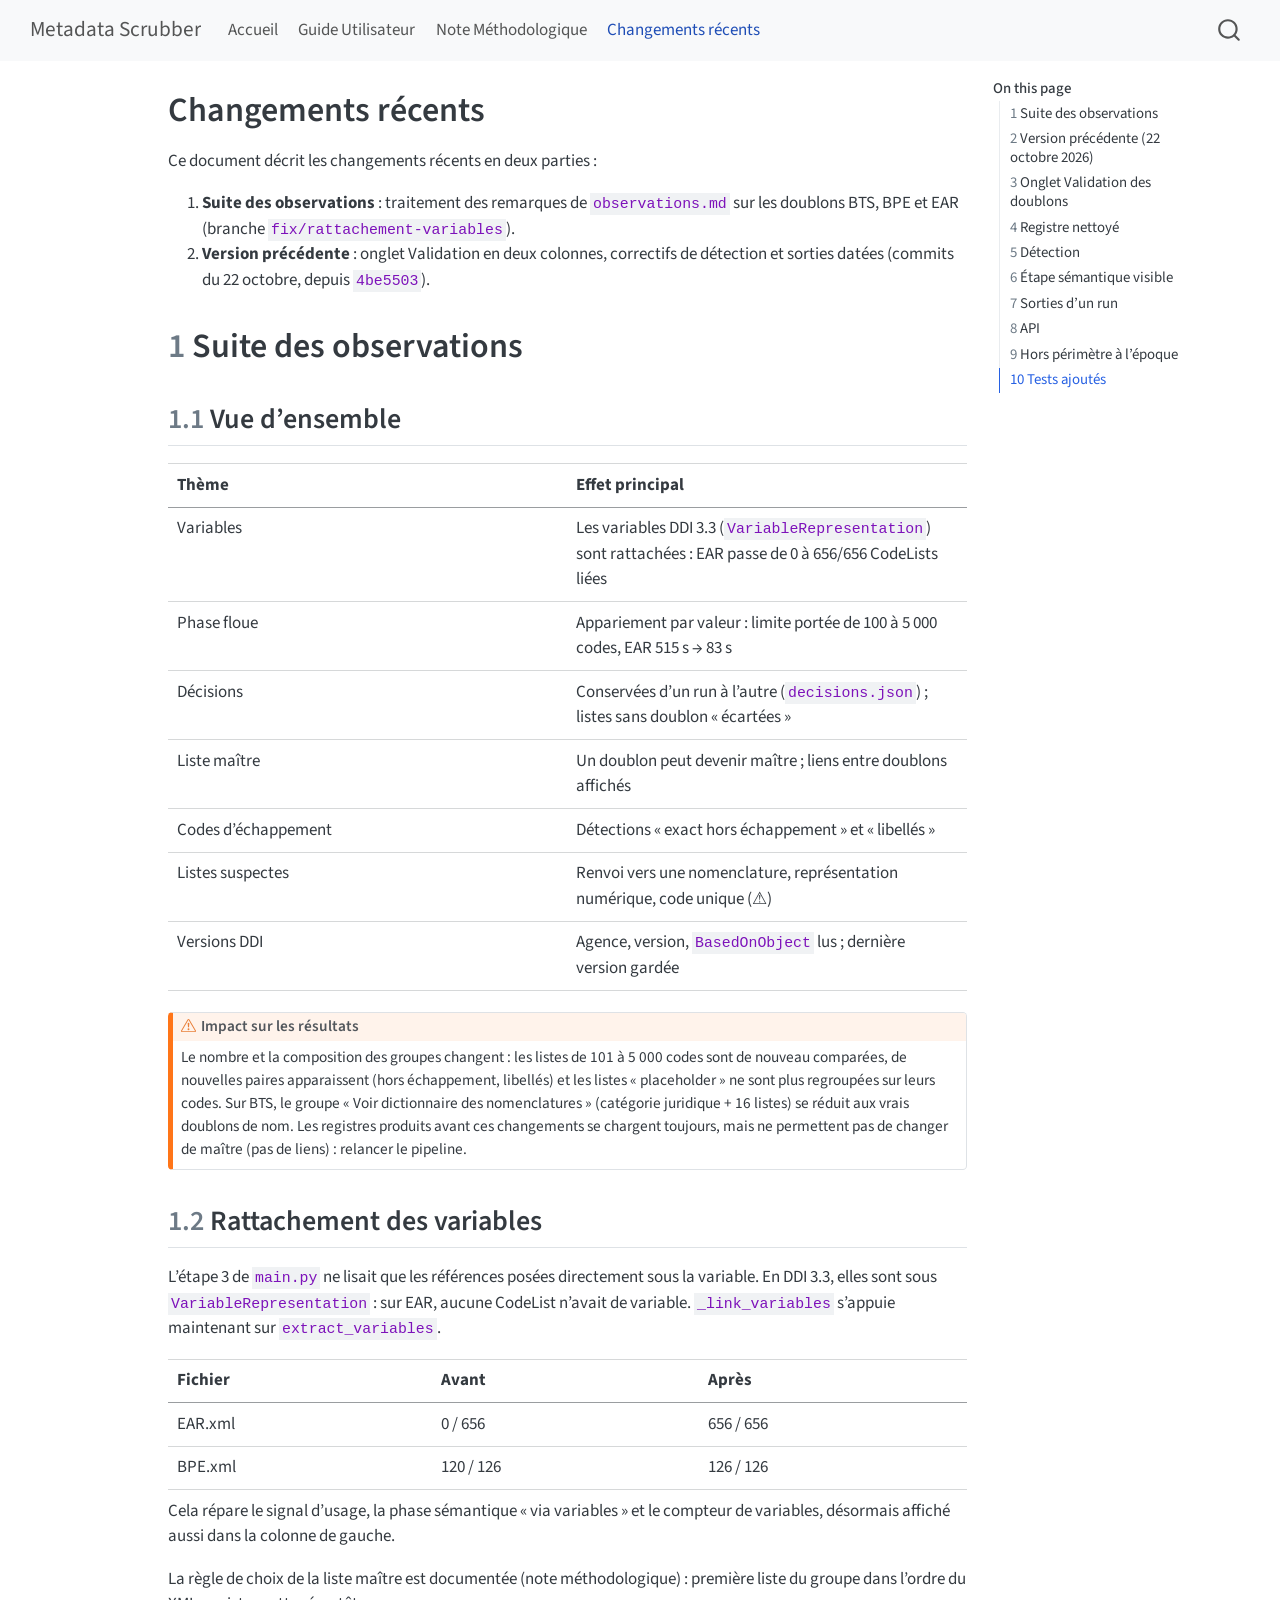
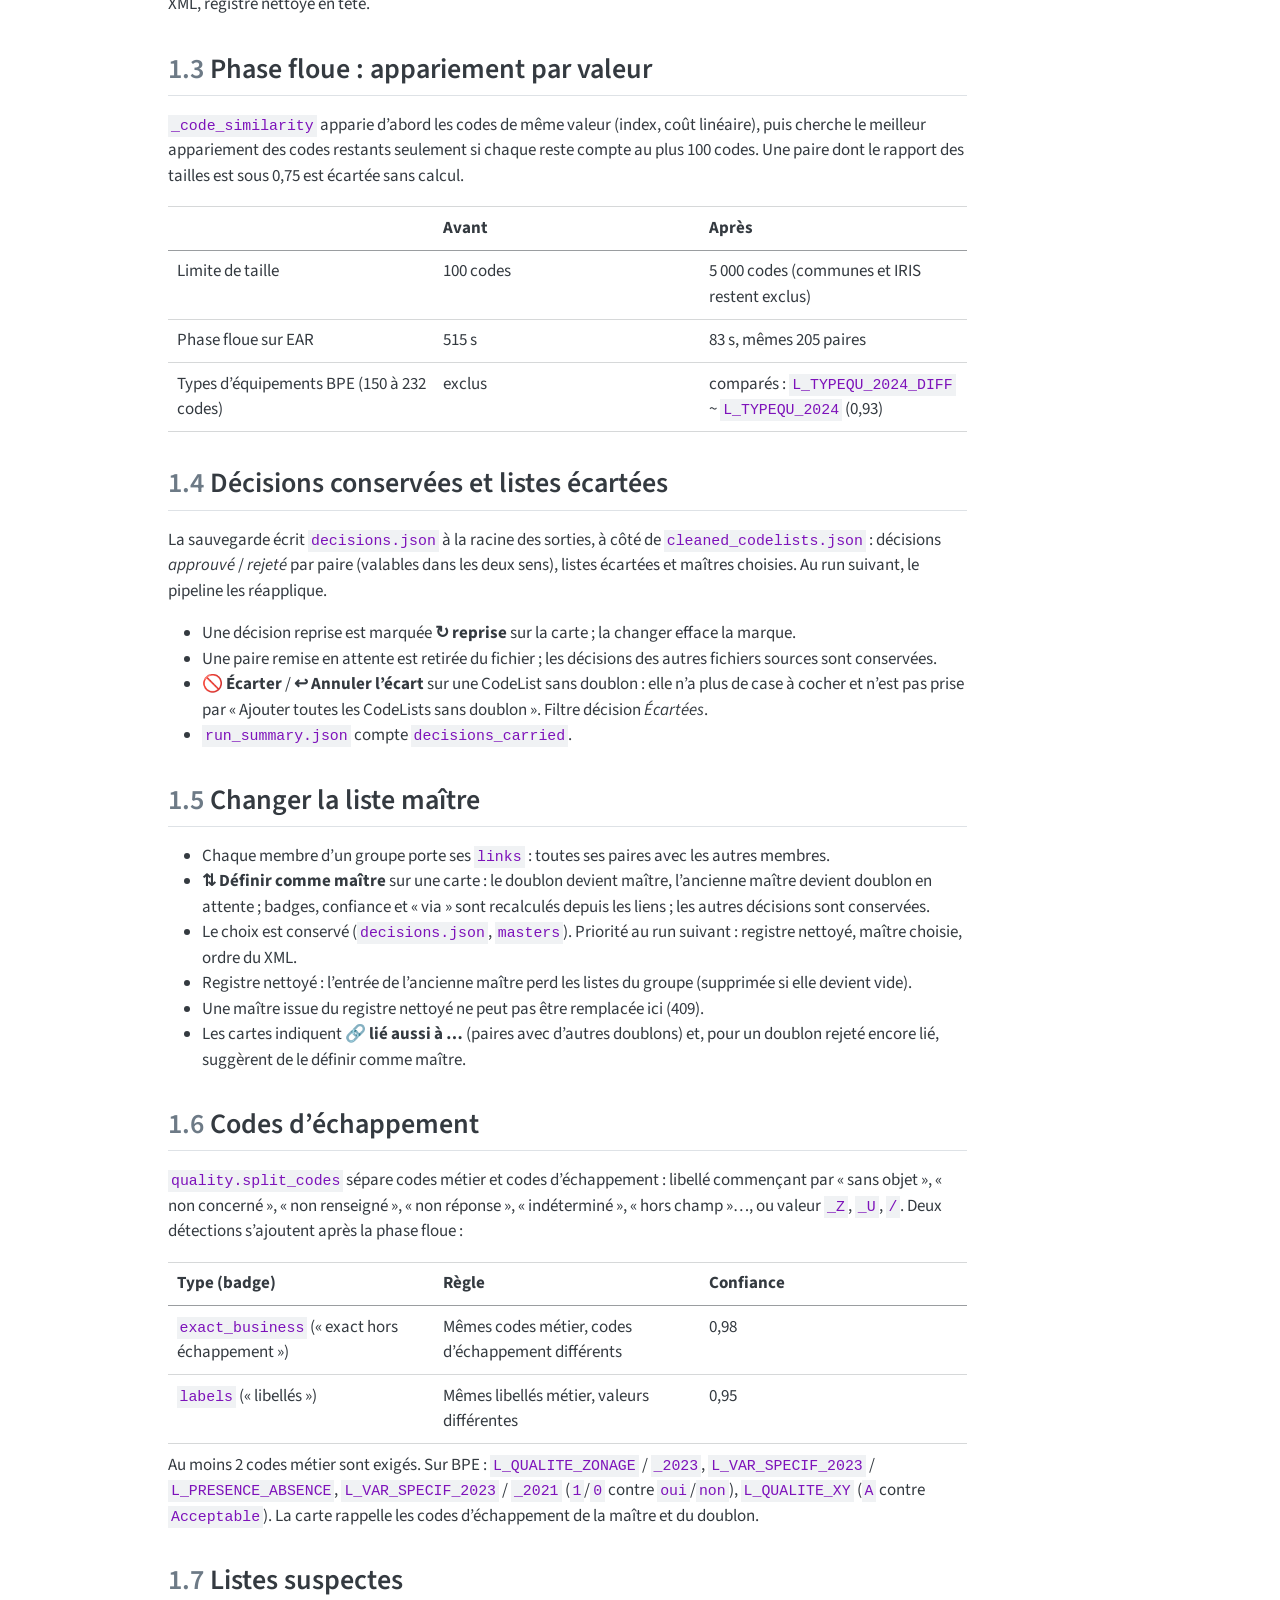
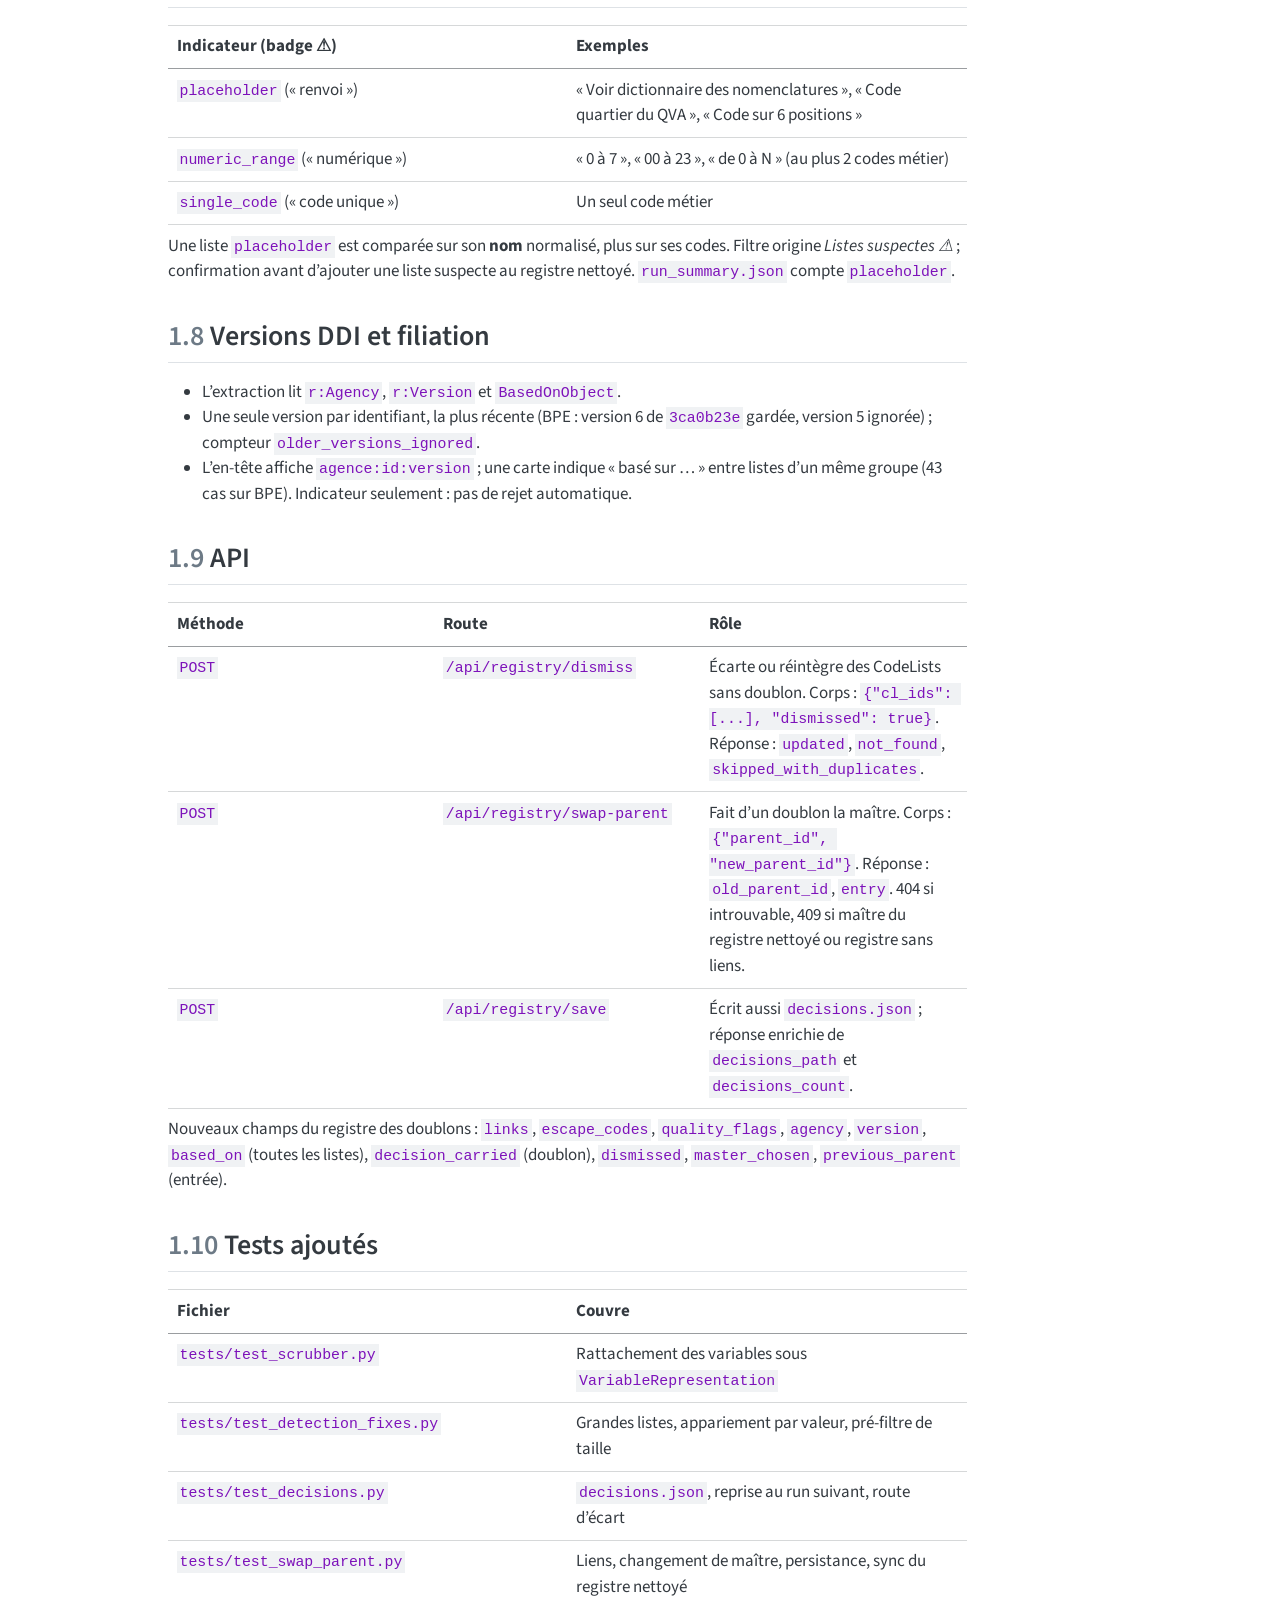
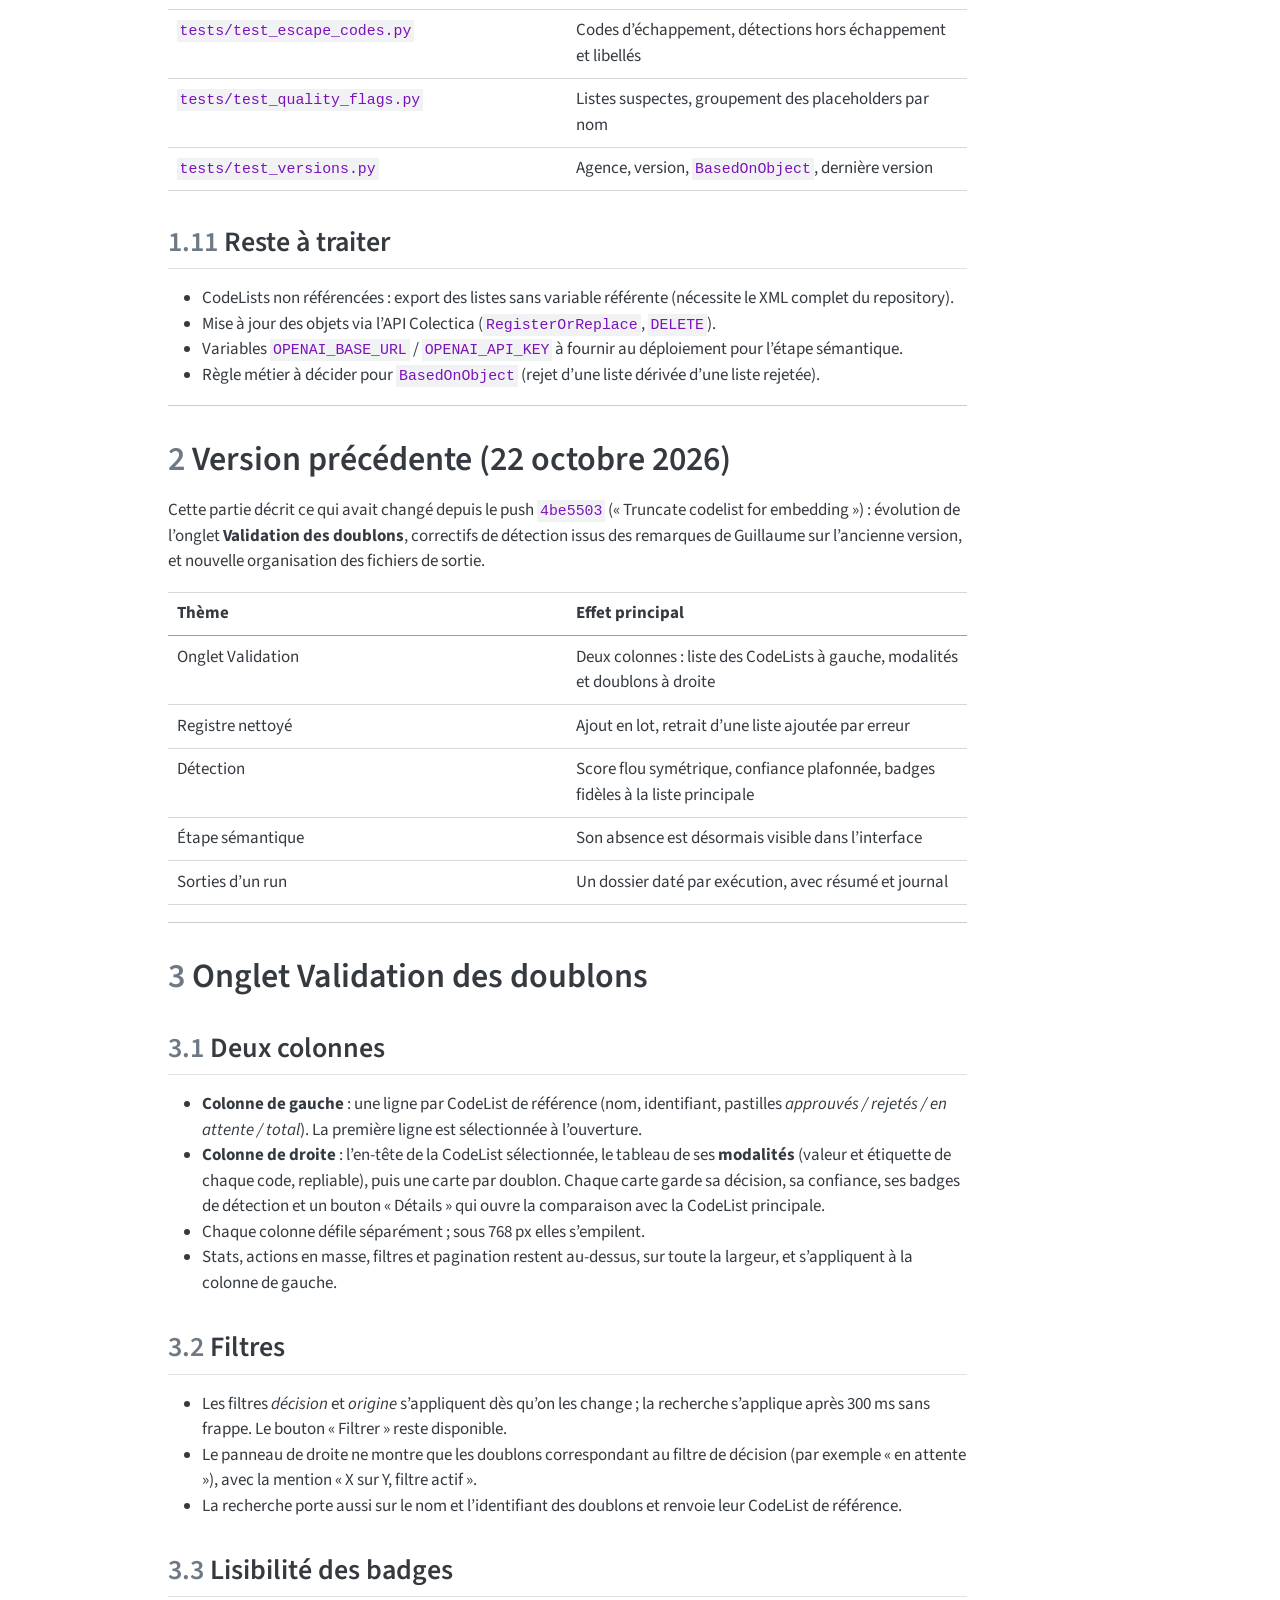
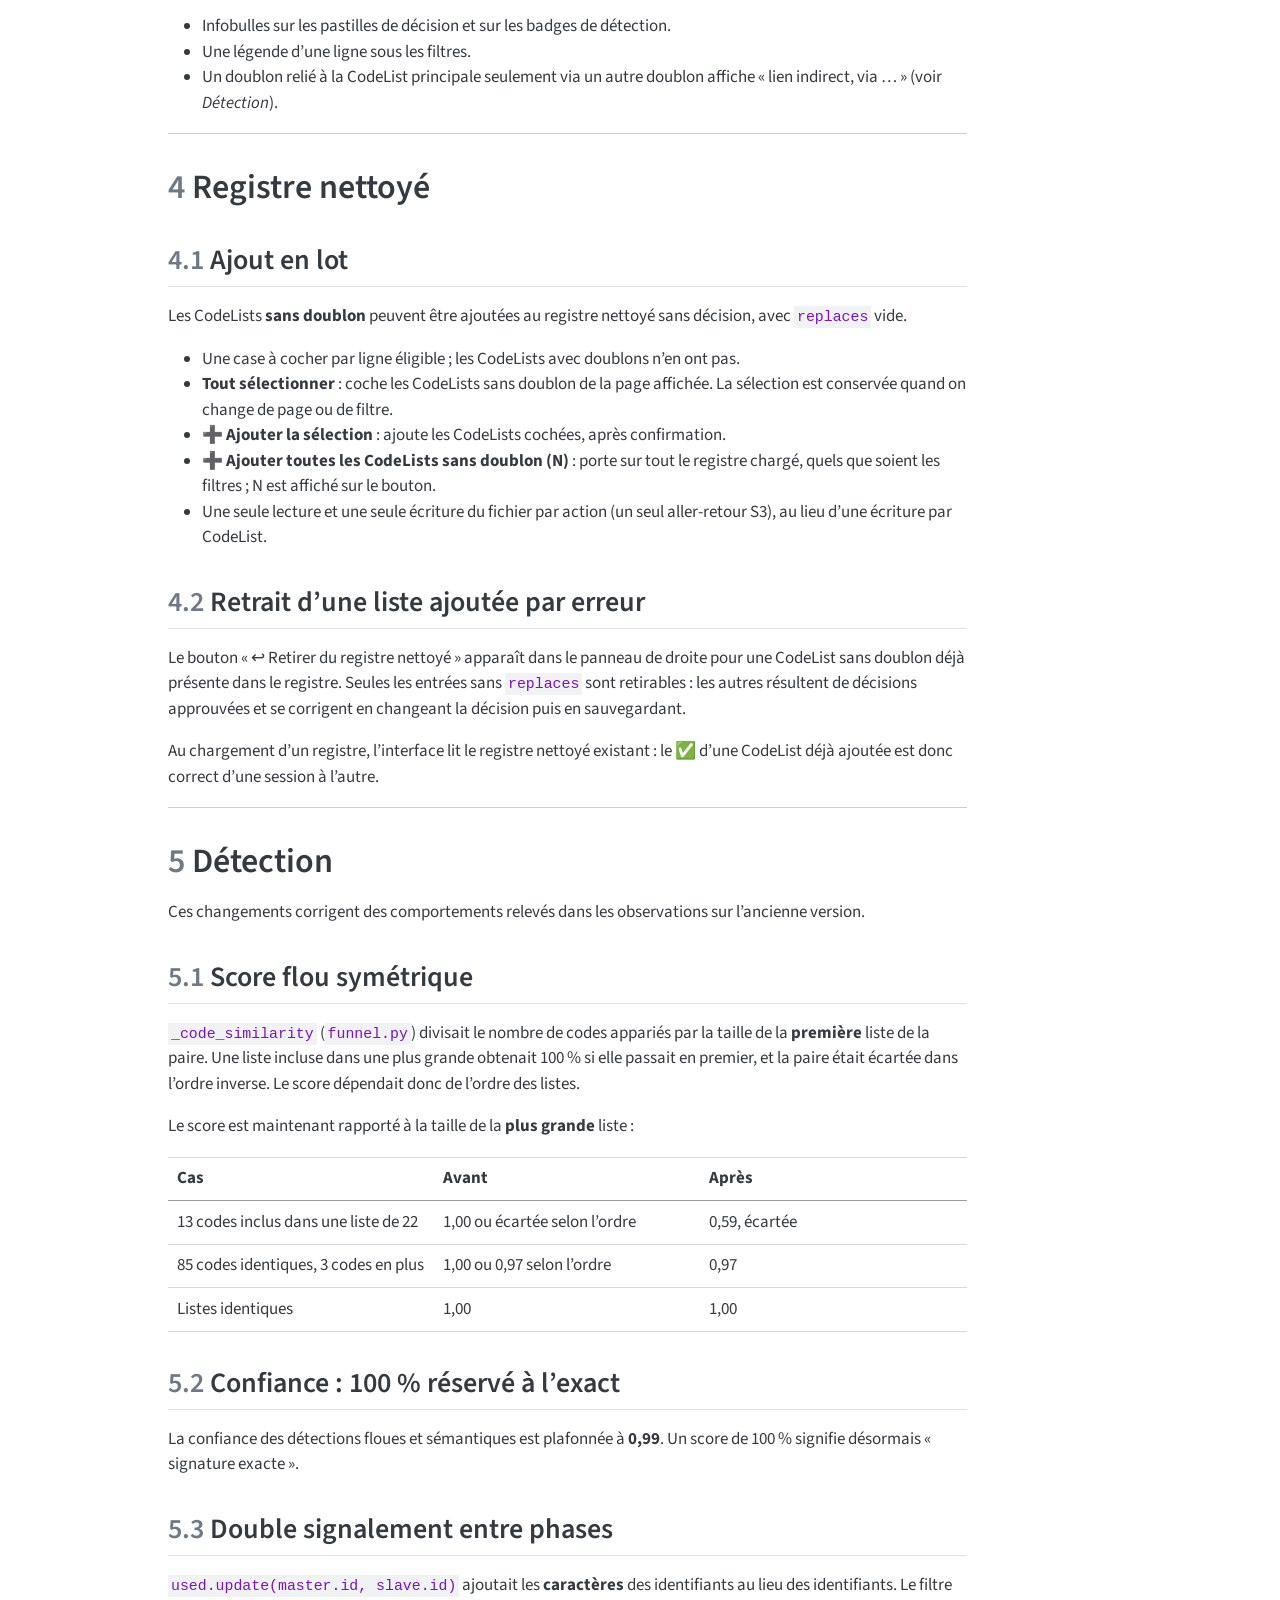
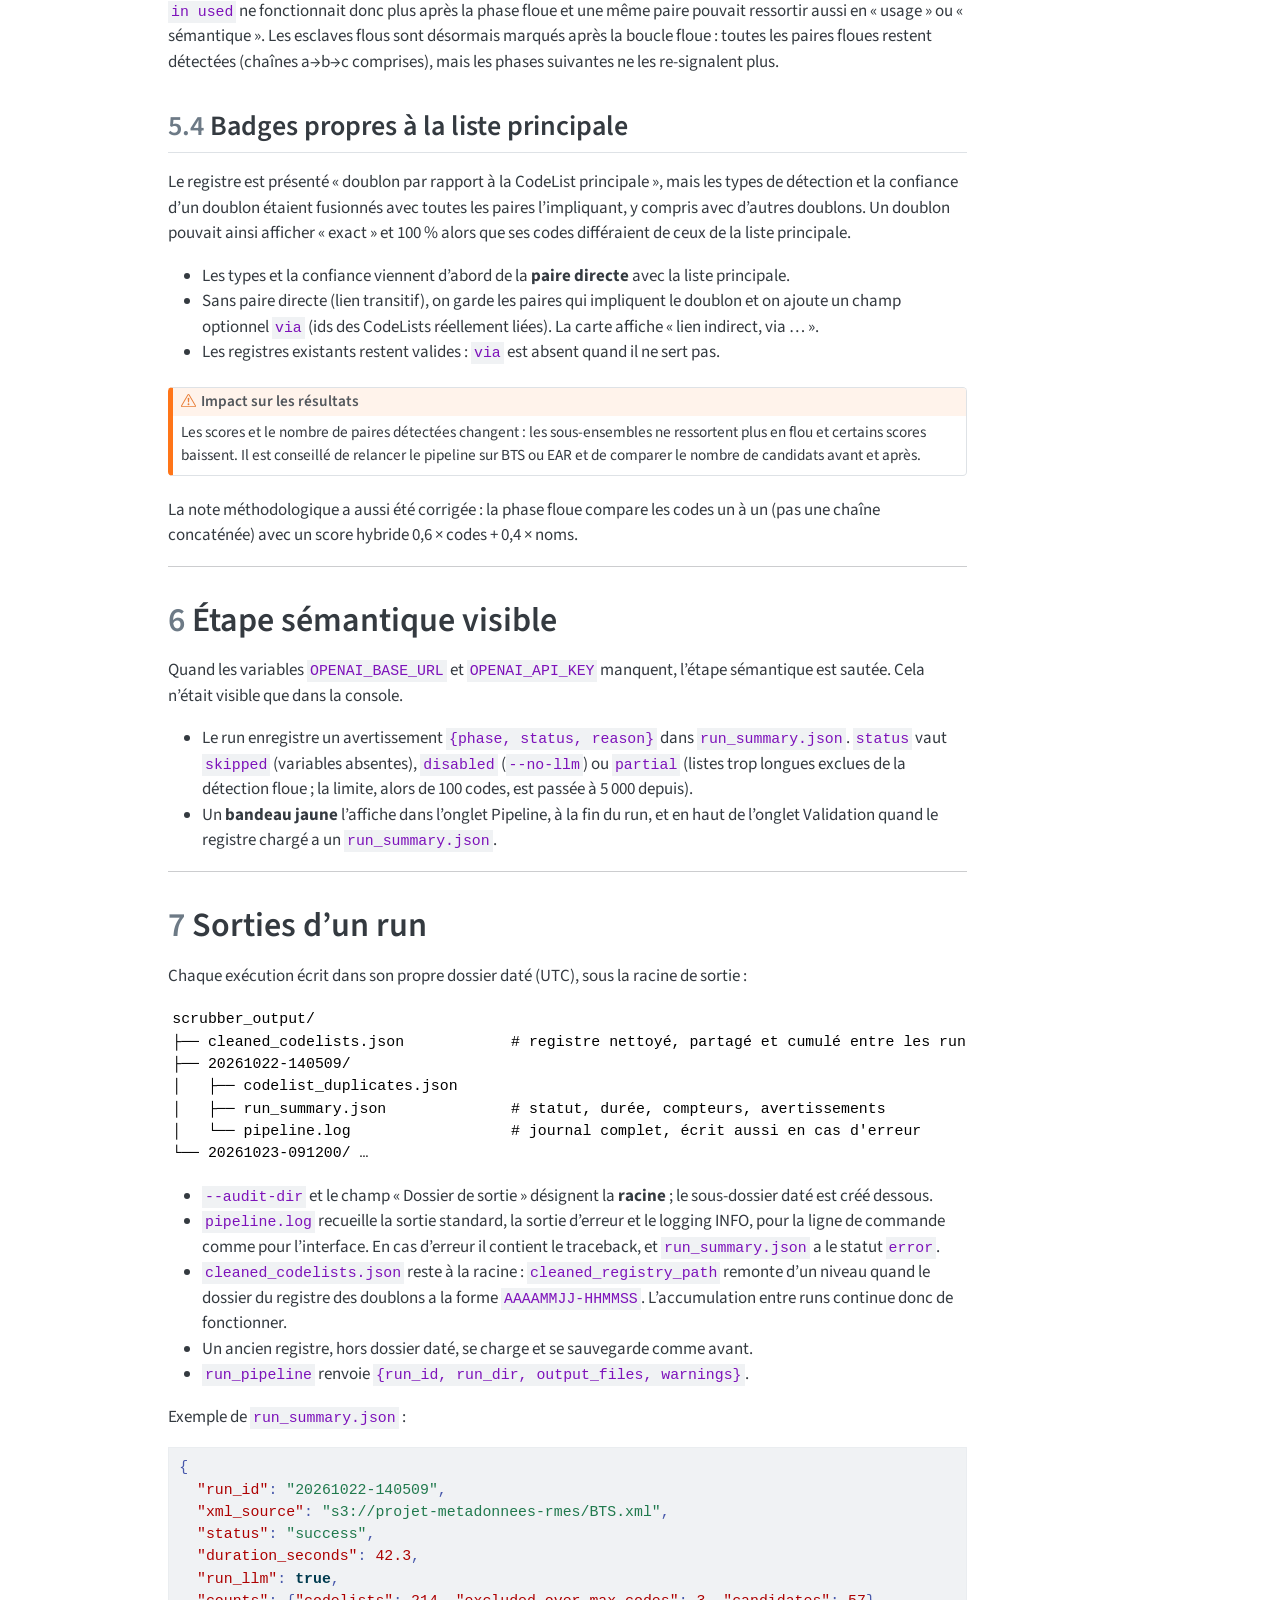
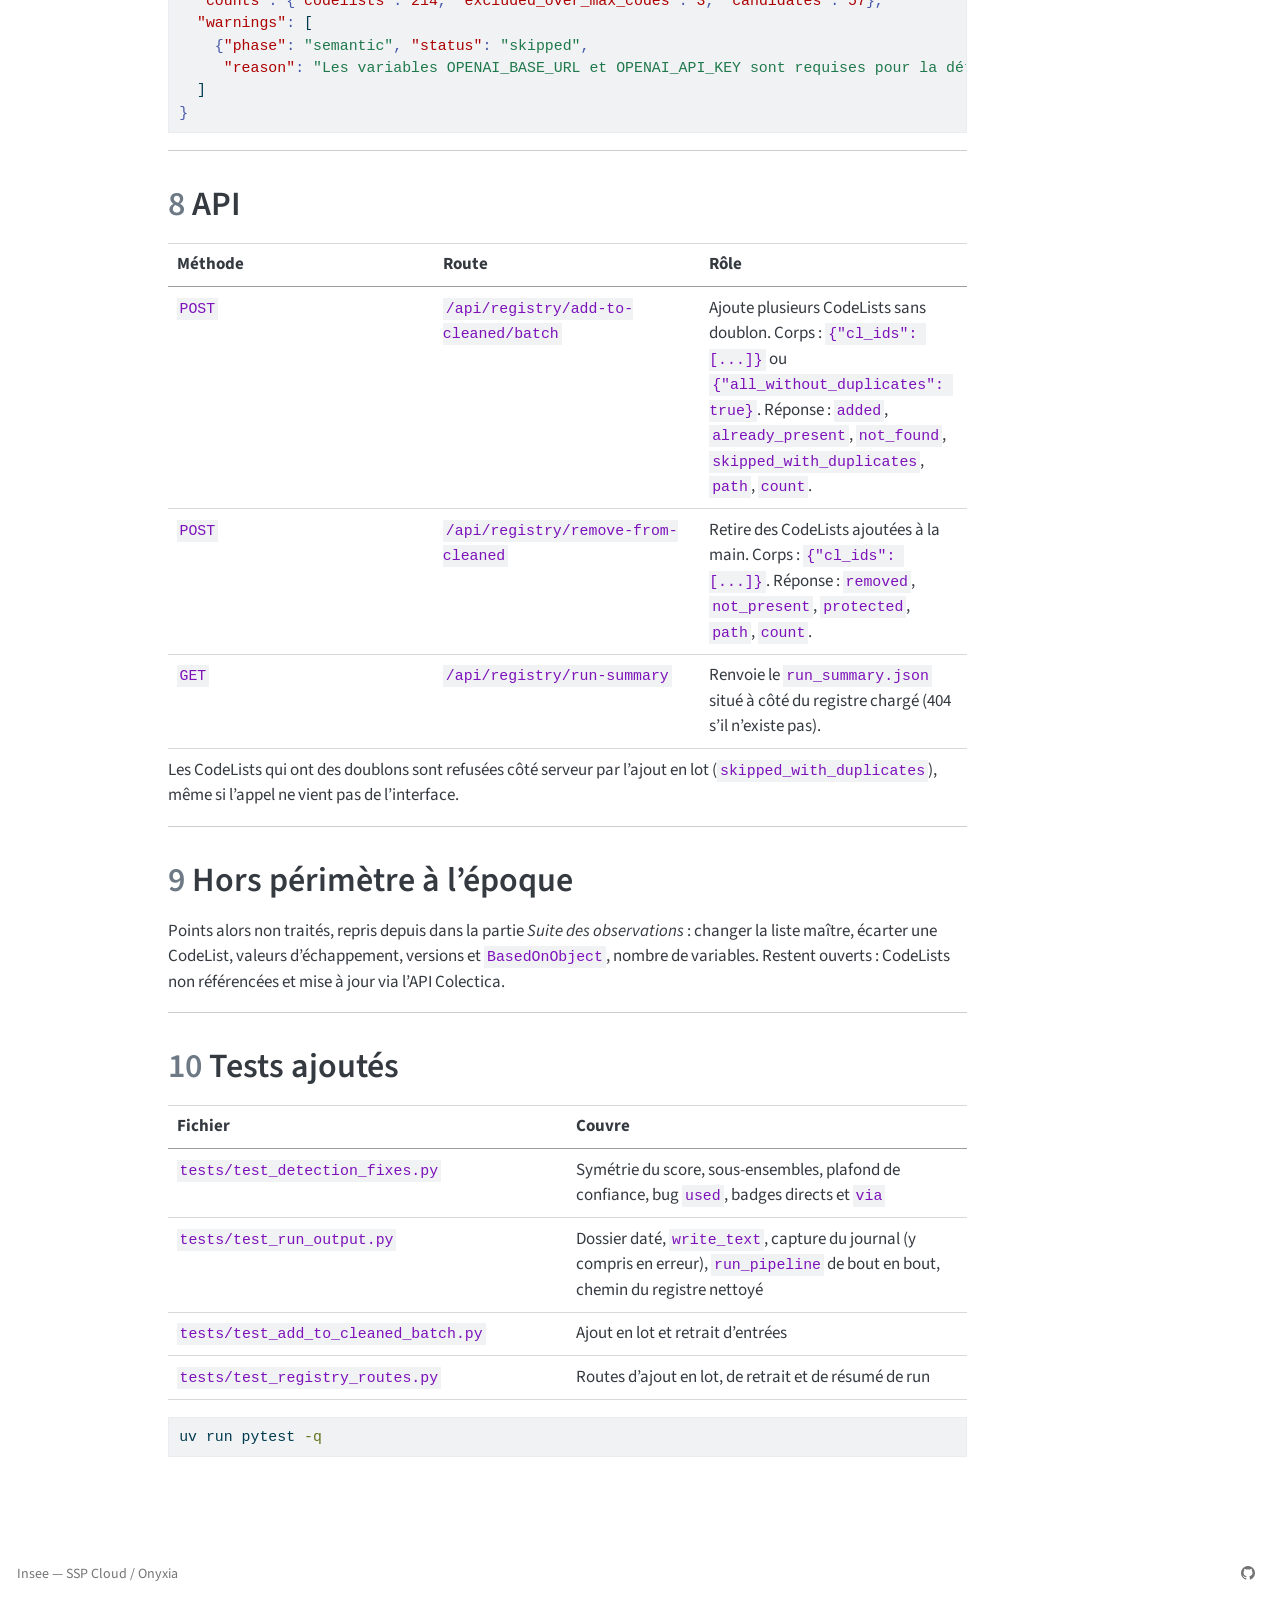
<file: modifications_recentes.html>
<!DOCTYPE html>
<html xmlns="http://www.w3.org/1999/xhtml" lang="en" xml:lang="en"><head>

<meta charset="utf-8">
<meta name="generator" content="quarto-1.10.19">

<meta name="viewport" content="width=device-width, initial-scale=1.0, user-scalable=yes">


<title>Changements récents – Metadata Scrubber</title>
<style>
/* Default styles provided by pandoc.
** See https://pandoc.org/MANUAL.html#variables-for-html for config info.
*/
span.smallcaps{font-variant: small-caps;}
div.columns{display: flex; gap: 1.5em;}
div.column{flex: auto;}
@media screen {
div.columns{gap: min(4vw, 1.5em);}
div.column{overflow-x: auto;}
}
div.hanging-indent{margin-left: 1.5em; text-indent: -1.5em;}
ul.task-list{list-style: none;}
ul.task-list li input[type="checkbox"] {
  width: 0.8em;
  margin: 0 0.8em 0.2em -1em; /* quarto-specific, see https://github.com/quarto-dev/quarto-cli/issues/4556 */ 
  vertical-align: middle;
}
/* CSS for syntax highlighting */
html { -webkit-text-size-adjust: 100%; }
pre > code.sourceCode { white-space: pre; position: relative; }
pre > code.sourceCode > span { display: inline-block; line-height: 1.25; }
pre > code.sourceCode > span:empty { height: 1.2em; }
.sourceCode { overflow: visible; }
code.sourceCode > span { color: inherit; text-decoration: inherit; }
div.sourceCode { margin: 1em 0; }
pre.sourceCode { margin: 0; }
@media screen {
div.sourceCode { overflow: auto; }
}
@media print {
pre > code.sourceCode { white-space: pre-wrap; }
pre > code.sourceCode > span { text-indent: -5em; padding-left: 5em; }
}
pre.numberSource code
  { counter-reset: source-line 0; }
pre.numberSource code > span
  { position: relative; left: -4em; counter-increment: source-line; }
pre.numberSource code > span > a:first-child::before
  { content: counter(source-line);
    position: relative; left: -1em; text-align: right; vertical-align: baseline;
    border: none; display: inline-block;
    -webkit-touch-callout: none; -webkit-user-select: none;
    -khtml-user-select: none; -moz-user-select: none;
    -ms-user-select: none; user-select: none;
    padding: 0 4px; width: 4em;
  }
pre.numberSource { margin-left: 3em;  padding-left: 4px; }
div.sourceCode
  {   }
@media screen {
pre > code.sourceCode > span > a:first-child::before { text-decoration: underline; }
}
</style>


<script src="site_libs/quarto-nav/quarto-nav.js"></script>
<script src="site_libs/quarto-nav/headroom.min.js"></script>
<script src="site_libs/clipboard/clipboard.min.js"></script>
<script src="site_libs/quarto-search/autocomplete.umd.js"></script>
<script src="site_libs/quarto-search/fuse.min.js"></script>
<script src="site_libs/quarto-search/quarto-search.js"></script>
<meta name="quarto:offset" content="./">
<script src="site_libs/quarto-html/quarto.js" type="module"></script>
<script src="site_libs/quarto-html/tabsets/tabsets.js" type="module"></script>
<script src="site_libs/quarto-html/popper.min.js"></script>
<script src="site_libs/quarto-html/tippy.umd.min.js"></script>
<script src="site_libs/quarto-html/anchor.min.js"></script>
<link href="site_libs/quarto-html/tippy.css" rel="stylesheet">
<link href="site_libs/quarto-html/quarto-syntax-highlighting-bf27225e3a48a9273f3daa8f8e829971.css" rel="stylesheet" id="quarto-text-highlighting-styles">
<script src="site_libs/bootstrap/bootstrap.min.js"></script>
<link href="site_libs/bootstrap/bootstrap-icons.css" rel="stylesheet">
<link href="site_libs/bootstrap/bootstrap-55617497126496852ff9f5a59253c640.min.css" rel="stylesheet" append-hash="true" id="quarto-bootstrap" data-mode="light">
<script id="quarto-search-options" type="application/json">{
  "location": "navbar",
  "copy-button": false,
  "collapse-after": 3,
  "panel-placement": "end",
  "type": "overlay",
  "limit": 50,
  "keyboard-shortcut": [
    "f",
    "/",
    "s"
  ],
  "show-item-context": false,
  "language": {
    "search-no-results-text": "No results",
    "search-matching-documents-text": "matching documents",
    "search-copy-link-title": "Copy link to search",
    "search-hide-matches-text": "Hide additional matches",
    "search-more-match-text": "more match in this document",
    "search-more-matches-text": "more matches in this document",
    "search-clear-button-title": "Clear",
    "search-text-placeholder": "",
    "search-detached-cancel-button-title": "Cancel",
    "search-submit-button-title": "Submit",
    "search-label": "Search"
  }
}</script>


</head>

<body class="nav-fixed quarto-light">

<div id="quarto-search-results"></div>
  <header id="quarto-header" class="headroom fixed-top">
    <nav class="navbar navbar-expand-lg " data-bs-theme="dark">
      <div class="navbar-container container-fluid">
      <div class="navbar-brand-container mx-auto">
    <a class="navbar-brand" href="./index.html">
    <span class="navbar-title">Metadata Scrubber</span>
    </a>
  </div>
            <div id="quarto-search" class="" title="Search"></div>
          <button class="navbar-toggler" type="button" data-bs-toggle="collapse" data-bs-target="#navbarCollapse" aria-controls="navbarCollapse" role="menu" aria-expanded="false" aria-label="Toggle navigation" onclick="if (window.quartoToggleHeadroom) { window.quartoToggleHeadroom(); }">
  <span class="navbar-toggler-icon"></span>
</button>
          <div class="collapse navbar-collapse" id="navbarCollapse">
            <ul class="navbar-nav navbar-nav-scroll me-auto">
  <li class="nav-item">
    <a class="nav-link" href="./index.html"> 
<span class="menu-text">Accueil</span></a>
  </li>  
  <li class="nav-item">
    <a class="nav-link" href="./guide_utilisateur.html"> 
<span class="menu-text">Guide Utilisateur</span></a>
  </li>  
  <li class="nav-item">
    <a class="nav-link" href="./note_methodologique_dedoublonnage.html"> 
<span class="menu-text">Note Méthodologique</span></a>
  </li>  
  <li class="nav-item">
    <a class="nav-link active" href="./modifications_recentes.html" aria-current="page"> 
<span class="menu-text">Changements récents</span></a>
  </li>  
</ul>
          </div> <!-- /navcollapse -->
            <div class="quarto-navbar-tools">
</div>
      </div> <!-- /container-fluid -->
    </nav>
</header>
<!-- content -->
<div id="quarto-content" class="quarto-container page-columns page-rows-contents page-layout-article page-navbar">
<!-- sidebar -->
<!-- margin-sidebar -->
    <div id="quarto-margin-sidebar" class="sidebar margin-sidebar">
        <nav id="TOC" role="doc-toc" class="toc-active">
    <h2 id="toc-title">On this page</h2>
   
  <ul>
  <li><a href="#suite-des-observations" id="toc-suite-des-observations" class="nav-link active" data-scroll-target="#suite-des-observations"><span class="header-section-number">1</span> Suite des observations</a>
  <ul class="collapse">
  <li><a href="#vue-densemble" id="toc-vue-densemble" class="nav-link" data-scroll-target="#vue-densemble"><span class="header-section-number">1.1</span> Vue d’ensemble</a></li>
  <li><a href="#rattachement-des-variables" id="toc-rattachement-des-variables" class="nav-link" data-scroll-target="#rattachement-des-variables"><span class="header-section-number">1.2</span> Rattachement des variables</a></li>
  <li><a href="#phase-floue-appariement-par-valeur" id="toc-phase-floue-appariement-par-valeur" class="nav-link" data-scroll-target="#phase-floue-appariement-par-valeur"><span class="header-section-number">1.3</span> Phase floue : appariement par valeur</a></li>
  <li><a href="#décisions-conservées-et-listes-écartées" id="toc-décisions-conservées-et-listes-écartées" class="nav-link" data-scroll-target="#décisions-conservées-et-listes-écartées"><span class="header-section-number">1.4</span> Décisions conservées et listes écartées</a></li>
  <li><a href="#changer-la-liste-maître" id="toc-changer-la-liste-maître" class="nav-link" data-scroll-target="#changer-la-liste-maître"><span class="header-section-number">1.5</span> Changer la liste maître</a></li>
  <li><a href="#codes-déchappement" id="toc-codes-déchappement" class="nav-link" data-scroll-target="#codes-déchappement"><span class="header-section-number">1.6</span> Codes d’échappement</a></li>
  <li><a href="#listes-suspectes" id="toc-listes-suspectes" class="nav-link" data-scroll-target="#listes-suspectes"><span class="header-section-number">1.7</span> Listes suspectes</a></li>
  <li><a href="#versions-ddi-et-filiation" id="toc-versions-ddi-et-filiation" class="nav-link" data-scroll-target="#versions-ddi-et-filiation"><span class="header-section-number">1.8</span> Versions DDI et filiation</a></li>
  <li><a href="#api" id="toc-api" class="nav-link" data-scroll-target="#api"><span class="header-section-number">1.9</span> API</a></li>
  <li><a href="#tests-ajoutés" id="toc-tests-ajoutés" class="nav-link" data-scroll-target="#tests-ajoutés"><span class="header-section-number">1.10</span> Tests ajoutés</a></li>
  <li><a href="#reste-à-traiter" id="toc-reste-à-traiter" class="nav-link" data-scroll-target="#reste-à-traiter"><span class="header-section-number">1.11</span> Reste à traiter</a></li>
  </ul></li>
  <li><a href="#version-précédente-22-octobre-2026" id="toc-version-précédente-22-octobre-2026" class="nav-link" data-scroll-target="#version-précédente-22-octobre-2026"><span class="header-section-number">2</span> Version précédente (22 octobre 2026)</a></li>
  <li><a href="#onglet-validation-des-doublons" id="toc-onglet-validation-des-doublons" class="nav-link" data-scroll-target="#onglet-validation-des-doublons"><span class="header-section-number">3</span> Onglet Validation des doublons</a>
  <ul class="collapse">
  <li><a href="#deux-colonnes" id="toc-deux-colonnes" class="nav-link" data-scroll-target="#deux-colonnes"><span class="header-section-number">3.1</span> Deux colonnes</a></li>
  <li><a href="#filtres" id="toc-filtres" class="nav-link" data-scroll-target="#filtres"><span class="header-section-number">3.2</span> Filtres</a></li>
  <li><a href="#lisibilité-des-badges" id="toc-lisibilité-des-badges" class="nav-link" data-scroll-target="#lisibilité-des-badges"><span class="header-section-number">3.3</span> Lisibilité des badges</a></li>
  </ul></li>
  <li><a href="#registre-nettoyé" id="toc-registre-nettoyé" class="nav-link" data-scroll-target="#registre-nettoyé"><span class="header-section-number">4</span> Registre nettoyé</a>
  <ul class="collapse">
  <li><a href="#ajout-en-lot" id="toc-ajout-en-lot" class="nav-link" data-scroll-target="#ajout-en-lot"><span class="header-section-number">4.1</span> Ajout en lot</a></li>
  <li><a href="#retrait-dune-liste-ajoutée-par-erreur" id="toc-retrait-dune-liste-ajoutée-par-erreur" class="nav-link" data-scroll-target="#retrait-dune-liste-ajoutée-par-erreur"><span class="header-section-number">4.2</span> Retrait d’une liste ajoutée par erreur</a></li>
  </ul></li>
  <li><a href="#détection" id="toc-détection" class="nav-link" data-scroll-target="#détection"><span class="header-section-number">5</span> Détection</a>
  <ul class="collapse">
  <li><a href="#score-flou-symétrique" id="toc-score-flou-symétrique" class="nav-link" data-scroll-target="#score-flou-symétrique"><span class="header-section-number">5.1</span> Score flou symétrique</a></li>
  <li><a href="#confiance-100-réservé-à-lexact" id="toc-confiance-100-réservé-à-lexact" class="nav-link" data-scroll-target="#confiance-100-réservé-à-lexact"><span class="header-section-number">5.2</span> Confiance : 100 % réservé à l’exact</a></li>
  <li><a href="#double-signalement-entre-phases" id="toc-double-signalement-entre-phases" class="nav-link" data-scroll-target="#double-signalement-entre-phases"><span class="header-section-number">5.3</span> Double signalement entre phases</a></li>
  <li><a href="#badges-propres-à-la-liste-principale" id="toc-badges-propres-à-la-liste-principale" class="nav-link" data-scroll-target="#badges-propres-à-la-liste-principale"><span class="header-section-number">5.4</span> Badges propres à la liste principale</a></li>
  </ul></li>
  <li><a href="#étape-sémantique-visible" id="toc-étape-sémantique-visible" class="nav-link" data-scroll-target="#étape-sémantique-visible"><span class="header-section-number">6</span> Étape sémantique visible</a></li>
  <li><a href="#sorties-dun-run" id="toc-sorties-dun-run" class="nav-link" data-scroll-target="#sorties-dun-run"><span class="header-section-number">7</span> Sorties d’un run</a></li>
  <li><a href="#api-1" id="toc-api-1" class="nav-link" data-scroll-target="#api-1"><span class="header-section-number">8</span> API</a></li>
  <li><a href="#hors-périmètre-à-lépoque" id="toc-hors-périmètre-à-lépoque" class="nav-link" data-scroll-target="#hors-périmètre-à-lépoque"><span class="header-section-number">9</span> Hors périmètre à l’époque</a></li>
  <li><a href="#tests-ajoutés-1" id="toc-tests-ajoutés-1" class="nav-link" data-scroll-target="#tests-ajoutés-1"><span class="header-section-number">10</span> Tests ajoutés</a></li>
  </ul>
</nav>
    </div>
<!-- main -->
<main class="content" id="quarto-document-content">

<header id="title-block-header" class="quarto-title-block default">
<div class="quarto-title">
<h1 class="title">Changements récents</h1>
</div>



<div class="quarto-title-meta">

    
  
    
  </div>
  


</header>


<p>Ce document décrit les changements récents en deux parties :</p>
<ol type="1">
<li><strong>Suite des observations</strong> : traitement des remarques de <code>observations.md</code> sur les doublons BTS, BPE et EAR (branche <code>fix/rattachement-variables</code>).</li>
<li><strong>Version précédente</strong> : onglet Validation en deux colonnes, correctifs de détection et sorties datées (commits du 22 octobre, depuis <code>4be5503</code>).</li>
</ol>
<section id="suite-des-observations" class="level1" data-number="1">
<h1 data-number="1"><span class="header-section-number">1</span> Suite des observations</h1>
<section id="vue-densemble" class="level2" data-number="1.1">
<h2 data-number="1.1" class="anchored" data-anchor-id="vue-densemble"><span class="header-section-number">1.1</span> Vue d’ensemble</h2>
<table class="caption-top table">
<colgroup>
<col style="width: 50%">
<col style="width: 50%">
</colgroup>
<thead>
<tr class="header">
<th>Thème</th>
<th>Effet principal</th>
</tr>
</thead>
<tbody>
<tr class="odd">
<td>Variables</td>
<td>Les variables DDI 3.3 (<code>VariableRepresentation</code>) sont rattachées : EAR passe de 0 à 656/656 CodeLists liées</td>
</tr>
<tr class="even">
<td>Phase floue</td>
<td>Appariement par valeur : limite portée de 100 à 5 000 codes, EAR 515 s → 83 s</td>
</tr>
<tr class="odd">
<td>Décisions</td>
<td>Conservées d’un run à l’autre (<code>decisions.json</code>) ; listes sans doublon « écartées »</td>
</tr>
<tr class="even">
<td>Liste maître</td>
<td>Un doublon peut devenir maître ; liens entre doublons affichés</td>
</tr>
<tr class="odd">
<td>Codes d’échappement</td>
<td>Détections « exact hors échappement » et « libellés »</td>
</tr>
<tr class="even">
<td>Listes suspectes</td>
<td>Renvoi vers une nomenclature, représentation numérique, code unique (⚠)</td>
</tr>
<tr class="odd">
<td>Versions DDI</td>
<td>Agence, version, <code>BasedOnObject</code> lus ; dernière version gardée</td>
</tr>
</tbody>
</table>
<div class="callout callout-style-default callout-warning callout-titled">
<div class="callout-header d-flex align-content-center">
<div class="callout-icon-container">
<i class="callout-icon"></i>
</div>
<div class="callout-title-container flex-fill">
<span class="screen-reader-only">Warning</span>Impact sur les résultats
</div>
</div>
<div class="callout-body-container callout-body">
<p>Le nombre et la composition des groupes changent : les listes de 101 à 5 000 codes sont de nouveau comparées, de nouvelles paires apparaissent (hors échappement, libellés) et les listes « placeholder » ne sont plus regroupées sur leurs codes. Sur BTS, le groupe « Voir dictionnaire des nomenclatures » (catégorie juridique + 16 listes) se réduit aux vrais doublons de nom. Les registres produits avant ces changements se chargent toujours, mais ne permettent pas de changer de maître (pas de liens) : relancer le pipeline.</p>
</div>
</div>
</section>
<section id="rattachement-des-variables" class="level2" data-number="1.2">
<h2 data-number="1.2" class="anchored" data-anchor-id="rattachement-des-variables"><span class="header-section-number">1.2</span> Rattachement des variables</h2>
<p>L’étape 3 de <code>main.py</code> ne lisait que les références posées directement sous la variable. En DDI 3.3, elles sont sous <code>VariableRepresentation</code> : sur EAR, aucune CodeList n’avait de variable. <code>_link_variables</code> s’appuie maintenant sur <code>extract_variables</code>.</p>
<table class="caption-top table">
<thead>
<tr class="header">
<th>Fichier</th>
<th>Avant</th>
<th>Après</th>
</tr>
</thead>
<tbody>
<tr class="odd">
<td>EAR.xml</td>
<td>0 / 656</td>
<td>656 / 656</td>
</tr>
<tr class="even">
<td>BPE.xml</td>
<td>120 / 126</td>
<td>126 / 126</td>
</tr>
</tbody>
</table>
<p>Cela répare le signal d’usage, la phase sémantique « via variables » et le compteur de variables, désormais affiché aussi dans la colonne de gauche.</p>
<p>La règle de choix de la liste maître est documentée (note méthodologique) : première liste du groupe dans l’ordre du XML, registre nettoyé en tête.</p>
</section>
<section id="phase-floue-appariement-par-valeur" class="level2" data-number="1.3">
<h2 data-number="1.3" class="anchored" data-anchor-id="phase-floue-appariement-par-valeur"><span class="header-section-number">1.3</span> Phase floue : appariement par valeur</h2>
<p><code>_code_similarity</code> apparie d’abord les codes de même valeur (index, coût linéaire), puis cherche le meilleur appariement des codes restants seulement si chaque reste compte au plus 100 codes. Une paire dont le rapport des tailles est sous 0,75 est écartée sans calcul.</p>
<table class="caption-top table">
<colgroup>
<col style="width: 33%">
<col style="width: 33%">
<col style="width: 33%">
</colgroup>
<thead>
<tr class="header">
<th></th>
<th>Avant</th>
<th>Après</th>
</tr>
</thead>
<tbody>
<tr class="odd">
<td>Limite de taille</td>
<td>100 codes</td>
<td>5 000 codes (communes et IRIS restent exclus)</td>
</tr>
<tr class="even">
<td>Phase floue sur EAR</td>
<td>515 s</td>
<td>83 s, mêmes 205 paires</td>
</tr>
<tr class="odd">
<td>Types d’équipements BPE (150 à 232 codes)</td>
<td>exclus</td>
<td>comparés : <code>L_TYPEQU_2024_DIFF</code> ~ <code>L_TYPEQU_2024</code> (0,93)</td>
</tr>
</tbody>
</table>
</section>
<section id="décisions-conservées-et-listes-écartées" class="level2" data-number="1.4">
<h2 data-number="1.4" class="anchored" data-anchor-id="décisions-conservées-et-listes-écartées"><span class="header-section-number">1.4</span> Décisions conservées et listes écartées</h2>
<p>La sauvegarde écrit <code>decisions.json</code> à la racine des sorties, à côté de <code>cleaned_codelists.json</code> : décisions <em>approuvé</em> / <em>rejeté</em> par paire (valables dans les deux sens), listes écartées et maîtres choisies. Au run suivant, le pipeline les réapplique.</p>
<ul>
<li>Une décision reprise est marquée <strong>↻ reprise</strong> sur la carte ; la changer efface la marque.</li>
<li>Une paire remise en attente est retirée du fichier ; les décisions des autres fichiers sources sont conservées.</li>
<li><strong>🚫 Écarter</strong> / <strong>↩︎ Annuler l’écart</strong> sur une CodeList sans doublon : elle n’a plus de case à cocher et n’est pas prise par « Ajouter toutes les CodeLists sans doublon ». Filtre décision <em>Écartées</em>.</li>
<li><code>run_summary.json</code> compte <code>decisions_carried</code>.</li>
</ul>
</section>
<section id="changer-la-liste-maître" class="level2" data-number="1.5">
<h2 data-number="1.5" class="anchored" data-anchor-id="changer-la-liste-maître"><span class="header-section-number">1.5</span> Changer la liste maître</h2>
<ul>
<li>Chaque membre d’un groupe porte ses <code>links</code> : toutes ses paires avec les autres membres.</li>
<li><strong>⇅ Définir comme maître</strong> sur une carte : le doublon devient maître, l’ancienne maître devient doublon en attente ; badges, confiance et « via » sont recalculés depuis les liens ; les autres décisions sont conservées.</li>
<li>Le choix est conservé (<code>decisions.json</code>, <code>masters</code>). Priorité au run suivant : registre nettoyé, maître choisie, ordre du XML.</li>
<li>Registre nettoyé : l’entrée de l’ancienne maître perd les listes du groupe (supprimée si elle devient vide).</li>
<li>Une maître issue du registre nettoyé ne peut pas être remplacée ici (409).</li>
<li>Les cartes indiquent <strong>🔗 lié aussi à …</strong> (paires avec d’autres doublons) et, pour un doublon rejeté encore lié, suggèrent de le définir comme maître.</li>
</ul>
</section>
<section id="codes-déchappement" class="level2" data-number="1.6">
<h2 data-number="1.6" class="anchored" data-anchor-id="codes-déchappement"><span class="header-section-number">1.6</span> Codes d’échappement</h2>
<p><code>quality.split_codes</code> sépare codes métier et codes d’échappement : libellé commençant par « sans objet », « non concerné », « non renseigné », « non réponse », « indéterminé », « hors champ »…, ou valeur <code>_Z</code>, <code>_U</code>, <code>/</code>. Deux détections s’ajoutent après la phase floue :</p>
<table class="caption-top table">
<colgroup>
<col style="width: 33%">
<col style="width: 33%">
<col style="width: 33%">
</colgroup>
<thead>
<tr class="header">
<th>Type (badge)</th>
<th>Règle</th>
<th>Confiance</th>
</tr>
</thead>
<tbody>
<tr class="odd">
<td><code>exact_business</code> (« exact hors échappement »)</td>
<td>Mêmes codes métier, codes d’échappement différents</td>
<td>0,98</td>
</tr>
<tr class="even">
<td><code>labels</code> (« libellés »)</td>
<td>Mêmes libellés métier, valeurs différentes</td>
<td>0,95</td>
</tr>
</tbody>
</table>
<p>Au moins 2 codes métier sont exigés. Sur BPE : <code>L_QUALITE_ZONAGE</code> / <code>_2023</code>, <code>L_VAR_SPECIF_2023</code> / <code>L_PRESENCE_ABSENCE</code>, <code>L_VAR_SPECIF_2023</code> / <code>_2021</code> (<code>1</code>/<code>0</code> contre <code>oui</code>/<code>non</code>), <code>L_QUALITE_XY</code> (<code>A</code> contre <code>Acceptable</code>). La carte rappelle les codes d’échappement de la maître et du doublon.</p>
</section>
<section id="listes-suspectes" class="level2" data-number="1.7">
<h2 data-number="1.7" class="anchored" data-anchor-id="listes-suspectes"><span class="header-section-number">1.7</span> Listes suspectes</h2>
<table class="caption-top table">
<colgroup>
<col style="width: 50%">
<col style="width: 50%">
</colgroup>
<thead>
<tr class="header">
<th>Indicateur (badge ⚠)</th>
<th>Exemples</th>
</tr>
</thead>
<tbody>
<tr class="odd">
<td><code>placeholder</code> (« renvoi »)</td>
<td>« Voir dictionnaire des nomenclatures », « Code quartier du QVA », « Code sur 6 positions »</td>
</tr>
<tr class="even">
<td><code>numeric_range</code> (« numérique »)</td>
<td>« 0 à 7 », « 00 à 23 », « de 0 à N » (au plus 2 codes métier)</td>
</tr>
<tr class="odd">
<td><code>single_code</code> (« code unique »)</td>
<td>Un seul code métier</td>
</tr>
</tbody>
</table>
<p>Une liste <code>placeholder</code> est comparée sur son <strong>nom</strong> normalisé, plus sur ses codes. Filtre origine <em>Listes suspectes ⚠</em> ; confirmation avant d’ajouter une liste suspecte au registre nettoyé. <code>run_summary.json</code> compte <code>placeholder</code>.</p>
</section>
<section id="versions-ddi-et-filiation" class="level2" data-number="1.8">
<h2 data-number="1.8" class="anchored" data-anchor-id="versions-ddi-et-filiation"><span class="header-section-number">1.8</span> Versions DDI et filiation</h2>
<ul>
<li>L’extraction lit <code>r:Agency</code>, <code>r:Version</code> et <code>BasedOnObject</code>.</li>
<li>Une seule version par identifiant, la plus récente (BPE : version 6 de <code>3ca0b23e</code> gardée, version 5 ignorée) ; compteur <code>older_versions_ignored</code>.</li>
<li>L’en-tête affiche <code>agence:id:version</code> ; une carte indique « basé sur … » entre listes d’un même groupe (43 cas sur BPE). Indicateur seulement : pas de rejet automatique.</li>
</ul>
</section>
<section id="api" class="level2" data-number="1.9">
<h2 data-number="1.9" class="anchored" data-anchor-id="api"><span class="header-section-number">1.9</span> API</h2>
<table class="caption-top table">
<colgroup>
<col style="width: 33%">
<col style="width: 33%">
<col style="width: 33%">
</colgroup>
<thead>
<tr class="header">
<th>Méthode</th>
<th>Route</th>
<th>Rôle</th>
</tr>
</thead>
<tbody>
<tr class="odd">
<td><code>POST</code></td>
<td><code>/api/registry/dismiss</code></td>
<td>Écarte ou réintègre des CodeLists sans doublon. Corps : <code>{"cl_ids": [...], "dismissed": true}</code>. Réponse : <code>updated</code>, <code>not_found</code>, <code>skipped_with_duplicates</code>.</td>
</tr>
<tr class="even">
<td><code>POST</code></td>
<td><code>/api/registry/swap-parent</code></td>
<td>Fait d’un doublon la maître. Corps : <code>{"parent_id", "new_parent_id"}</code>. Réponse : <code>old_parent_id</code>, <code>entry</code>. 404 si introuvable, 409 si maître du registre nettoyé ou registre sans liens.</td>
</tr>
<tr class="odd">
<td><code>POST</code></td>
<td><code>/api/registry/save</code></td>
<td>Écrit aussi <code>decisions.json</code> ; réponse enrichie de <code>decisions_path</code> et <code>decisions_count</code>.</td>
</tr>
</tbody>
</table>
<p>Nouveaux champs du registre des doublons : <code>links</code>, <code>escape_codes</code>, <code>quality_flags</code>, <code>agency</code>, <code>version</code>, <code>based_on</code> (toutes les listes), <code>decision_carried</code> (doublon), <code>dismissed</code>, <code>master_chosen</code>, <code>previous_parent</code> (entrée).</p>
</section>
<section id="tests-ajoutés" class="level2" data-number="1.10">
<h2 data-number="1.10" class="anchored" data-anchor-id="tests-ajoutés"><span class="header-section-number">1.10</span> Tests ajoutés</h2>
<table class="caption-top table">
<colgroup>
<col style="width: 50%">
<col style="width: 50%">
</colgroup>
<thead>
<tr class="header">
<th>Fichier</th>
<th>Couvre</th>
</tr>
</thead>
<tbody>
<tr class="odd">
<td><code>tests/test_scrubber.py</code></td>
<td>Rattachement des variables sous <code>VariableRepresentation</code></td>
</tr>
<tr class="even">
<td><code>tests/test_detection_fixes.py</code></td>
<td>Grandes listes, appariement par valeur, pré-filtre de taille</td>
</tr>
<tr class="odd">
<td><code>tests/test_decisions.py</code></td>
<td><code>decisions.json</code>, reprise au run suivant, route d’écart</td>
</tr>
<tr class="even">
<td><code>tests/test_swap_parent.py</code></td>
<td>Liens, changement de maître, persistance, sync du registre nettoyé</td>
</tr>
<tr class="odd">
<td><code>tests/test_escape_codes.py</code></td>
<td>Codes d’échappement, détections hors échappement et libellés</td>
</tr>
<tr class="even">
<td><code>tests/test_quality_flags.py</code></td>
<td>Listes suspectes, groupement des placeholders par nom</td>
</tr>
<tr class="odd">
<td><code>tests/test_versions.py</code></td>
<td>Agence, version, <code>BasedOnObject</code>, dernière version</td>
</tr>
</tbody>
</table>
</section>
<section id="reste-à-traiter" class="level2" data-number="1.11">
<h2 data-number="1.11" class="anchored" data-anchor-id="reste-à-traiter"><span class="header-section-number">1.11</span> Reste à traiter</h2>
<ul>
<li>CodeLists non référencées : export des listes sans variable référente (nécessite le XML complet du repository).</li>
<li>Mise à jour des objets via l’API Colectica (<code>RegisterOrReplace</code>, <code>DELETE</code>).</li>
<li>Variables <code>OPENAI_BASE_URL</code> / <code>OPENAI_API_KEY</code> à fournir au déploiement pour l’étape sémantique.</li>
<li>Règle métier à décider pour <code>BasedOnObject</code> (rejet d’une liste dérivée d’une liste rejetée).</li>
</ul>
<hr>
</section>
</section>
<section id="version-précédente-22-octobre-2026" class="level1" data-number="2">
<h1 data-number="2"><span class="header-section-number">2</span> Version précédente (22 octobre 2026)</h1>
<p>Cette partie décrit ce qui avait changé depuis le push <code>4be5503</code> (« Truncate codelist for embedding ») : évolution de l’onglet <strong>Validation des doublons</strong>, correctifs de détection issus des remarques de Guillaume sur l’ancienne version, et nouvelle organisation des fichiers de sortie.</p>
<table class="caption-top table">
<colgroup>
<col style="width: 50%">
<col style="width: 50%">
</colgroup>
<thead>
<tr class="header">
<th>Thème</th>
<th>Effet principal</th>
</tr>
</thead>
<tbody>
<tr class="odd">
<td>Onglet Validation</td>
<td>Deux colonnes : liste des CodeLists à gauche, modalités et doublons à droite</td>
</tr>
<tr class="even">
<td>Registre nettoyé</td>
<td>Ajout en lot, retrait d’une liste ajoutée par erreur</td>
</tr>
<tr class="odd">
<td>Détection</td>
<td>Score flou symétrique, confiance plafonnée, badges fidèles à la liste principale</td>
</tr>
<tr class="even">
<td>Étape sémantique</td>
<td>Son absence est désormais visible dans l’interface</td>
</tr>
<tr class="odd">
<td>Sorties d’un run</td>
<td>Un dossier daté par exécution, avec résumé et journal</td>
</tr>
</tbody>
</table>
<hr>
</section>
<section id="onglet-validation-des-doublons" class="level1" data-number="3">
<h1 data-number="3"><span class="header-section-number">3</span> Onglet Validation des doublons</h1>
<section id="deux-colonnes" class="level2" data-number="3.1">
<h2 data-number="3.1" class="anchored" data-anchor-id="deux-colonnes"><span class="header-section-number">3.1</span> Deux colonnes</h2>
<ul>
<li><strong>Colonne de gauche</strong> : une ligne par CodeList de référence (nom, identifiant, pastilles <em>approuvés / rejetés / en attente / total</em>). La première ligne est sélectionnée à l’ouverture.</li>
<li><strong>Colonne de droite</strong> : l’en-tête de la CodeList sélectionnée, le tableau de ses <strong>modalités</strong> (valeur et étiquette de chaque code, repliable), puis une carte par doublon. Chaque carte garde sa décision, sa confiance, ses badges de détection et un bouton « Détails » qui ouvre la comparaison avec la CodeList principale.</li>
<li>Chaque colonne défile séparément ; sous 768 px elles s’empilent.</li>
<li>Stats, actions en masse, filtres et pagination restent au-dessus, sur toute la largeur, et s’appliquent à la colonne de gauche.</li>
</ul>
</section>
<section id="filtres" class="level2" data-number="3.2">
<h2 data-number="3.2" class="anchored" data-anchor-id="filtres"><span class="header-section-number">3.2</span> Filtres</h2>
<ul>
<li>Les filtres <em>décision</em> et <em>origine</em> s’appliquent dès qu’on les change ; la recherche s’applique après 300 ms sans frappe. Le bouton « Filtrer » reste disponible.</li>
<li>Le panneau de droite ne montre que les doublons correspondant au filtre de décision (par exemple « en attente »), avec la mention « X sur Y, filtre actif ».</li>
<li>La recherche porte aussi sur le nom et l’identifiant des doublons et renvoie leur CodeList de référence.</li>
</ul>
</section>
<section id="lisibilité-des-badges" class="level2" data-number="3.3">
<h2 data-number="3.3" class="anchored" data-anchor-id="lisibilité-des-badges"><span class="header-section-number">3.3</span> Lisibilité des badges</h2>
<ul>
<li>Infobulles sur les pastilles de décision et sur les badges de détection.</li>
<li>Une légende d’une ligne sous les filtres.</li>
<li>Un doublon relié à la CodeList principale seulement via un autre doublon affiche « lien indirect, via … » (voir <em>Détection</em>).</li>
</ul>
<hr>
</section>
</section>
<section id="registre-nettoyé" class="level1" data-number="4">
<h1 data-number="4"><span class="header-section-number">4</span> Registre nettoyé</h1>
<section id="ajout-en-lot" class="level2" data-number="4.1">
<h2 data-number="4.1" class="anchored" data-anchor-id="ajout-en-lot"><span class="header-section-number">4.1</span> Ajout en lot</h2>
<p>Les CodeLists <strong>sans doublon</strong> peuvent être ajoutées au registre nettoyé sans décision, avec <code>replaces</code> vide.</p>
<ul>
<li>Une case à cocher par ligne éligible ; les CodeLists avec doublons n’en ont pas.</li>
<li><strong>Tout sélectionner</strong> : coche les CodeLists sans doublon de la page affichée. La sélection est conservée quand on change de page ou de filtre.</li>
<li><strong>➕ Ajouter la sélection</strong> : ajoute les CodeLists cochées, après confirmation.</li>
<li><strong>➕ Ajouter toutes les CodeLists sans doublon (N)</strong> : porte sur tout le registre chargé, quels que soient les filtres ; N est affiché sur le bouton.</li>
<li>Une seule lecture et une seule écriture du fichier par action (un seul aller-retour S3), au lieu d’une écriture par CodeList.</li>
</ul>
</section>
<section id="retrait-dune-liste-ajoutée-par-erreur" class="level2" data-number="4.2">
<h2 data-number="4.2" class="anchored" data-anchor-id="retrait-dune-liste-ajoutée-par-erreur"><span class="header-section-number">4.2</span> Retrait d’une liste ajoutée par erreur</h2>
<p>Le bouton « ↩︎ Retirer du registre nettoyé » apparaît dans le panneau de droite pour une CodeList sans doublon déjà présente dans le registre. Seules les entrées sans <code>replaces</code> sont retirables : les autres résultent de décisions approuvées et se corrigent en changeant la décision puis en sauvegardant.</p>
<p>Au chargement d’un registre, l’interface lit le registre nettoyé existant : le ✅ d’une CodeList déjà ajoutée est donc correct d’une session à l’autre.</p>
<hr>
</section>
</section>
<section id="détection" class="level1" data-number="5">
<h1 data-number="5"><span class="header-section-number">5</span> Détection</h1>
<p>Ces changements corrigent des comportements relevés dans les observations sur l’ancienne version.</p>
<section id="score-flou-symétrique" class="level2" data-number="5.1">
<h2 data-number="5.1" class="anchored" data-anchor-id="score-flou-symétrique"><span class="header-section-number">5.1</span> Score flou symétrique</h2>
<p><code>_code_similarity</code> (<code>funnel.py</code>) divisait le nombre de codes appariés par la taille de la <strong>première</strong> liste de la paire. Une liste incluse dans une plus grande obtenait 100 % si elle passait en premier, et la paire était écartée dans l’ordre inverse. Le score dépendait donc de l’ordre des listes.</p>
<p>Le score est maintenant rapporté à la taille de la <strong>plus grande</strong> liste :</p>
<table class="caption-top table">
<colgroup>
<col style="width: 33%">
<col style="width: 33%">
<col style="width: 33%">
</colgroup>
<thead>
<tr class="header">
<th>Cas</th>
<th>Avant</th>
<th>Après</th>
</tr>
</thead>
<tbody>
<tr class="odd">
<td>13 codes inclus dans une liste de 22</td>
<td>1,00 ou écartée selon l’ordre</td>
<td>0,59, écartée</td>
</tr>
<tr class="even">
<td>85 codes identiques, 3 codes en plus</td>
<td>1,00 ou 0,97 selon l’ordre</td>
<td>0,97</td>
</tr>
<tr class="odd">
<td>Listes identiques</td>
<td>1,00</td>
<td>1,00</td>
</tr>
</tbody>
</table>
</section>
<section id="confiance-100-réservé-à-lexact" class="level2" data-number="5.2">
<h2 data-number="5.2" class="anchored" data-anchor-id="confiance-100-réservé-à-lexact"><span class="header-section-number">5.2</span> Confiance : 100 % réservé à l’exact</h2>
<p>La confiance des détections floues et sémantiques est plafonnée à <strong>0,99</strong>. Un score de 100 % signifie désormais « signature exacte ».</p>
</section>
<section id="double-signalement-entre-phases" class="level2" data-number="5.3">
<h2 data-number="5.3" class="anchored" data-anchor-id="double-signalement-entre-phases"><span class="header-section-number">5.3</span> Double signalement entre phases</h2>
<p><code>used.update(master.id, slave.id)</code> ajoutait les <strong>caractères</strong> des identifiants au lieu des identifiants. Le filtre <code>in used</code> ne fonctionnait donc plus après la phase floue et une même paire pouvait ressortir aussi en « usage » ou « sémantique ». Les esclaves flous sont désormais marqués après la boucle floue : toutes les paires floues restent détectées (chaînes a→b→c comprises), mais les phases suivantes ne les re-signalent plus.</p>
</section>
<section id="badges-propres-à-la-liste-principale" class="level2" data-number="5.4">
<h2 data-number="5.4" class="anchored" data-anchor-id="badges-propres-à-la-liste-principale"><span class="header-section-number">5.4</span> Badges propres à la liste principale</h2>
<p>Le registre est présenté « doublon par rapport à la CodeList principale », mais les types de détection et la confiance d’un doublon étaient fusionnés avec toutes les paires l’impliquant, y compris avec d’autres doublons. Un doublon pouvait ainsi afficher « exact » et 100 % alors que ses codes différaient de ceux de la liste principale.</p>
<ul>
<li>Les types et la confiance viennent d’abord de la <strong>paire directe</strong> avec la liste principale.</li>
<li>Sans paire directe (lien transitif), on garde les paires qui impliquent le doublon et on ajoute un champ optionnel <code>via</code> (ids des CodeLists réellement liées). La carte affiche « lien indirect, via … ».</li>
<li>Les registres existants restent valides : <code>via</code> est absent quand il ne sert pas.</li>
</ul>
<div class="callout callout-style-default callout-warning callout-titled">
<div class="callout-header d-flex align-content-center">
<div class="callout-icon-container">
<i class="callout-icon"></i>
</div>
<div class="callout-title-container flex-fill">
<span class="screen-reader-only">Warning</span>Impact sur les résultats
</div>
</div>
<div class="callout-body-container callout-body">
<p>Les scores et le nombre de paires détectées changent : les sous-ensembles ne ressortent plus en flou et certains scores baissent. Il est conseillé de relancer le pipeline sur BTS ou EAR et de comparer le nombre de candidats avant et après.</p>
</div>
</div>
<p>La note méthodologique a aussi été corrigée : la phase floue compare les codes un à un (pas une chaîne concaténée) avec un score hybride 0,6 × codes + 0,4 × noms.</p>
<hr>
</section>
</section>
<section id="étape-sémantique-visible" class="level1" data-number="6">
<h1 data-number="6"><span class="header-section-number">6</span> Étape sémantique visible</h1>
<p>Quand les variables <code>OPENAI_BASE_URL</code> et <code>OPENAI_API_KEY</code> manquent, l’étape sémantique est sautée. Cela n’était visible que dans la console.</p>
<ul>
<li>Le run enregistre un avertissement <code>{phase, status, reason}</code> dans <code>run_summary.json</code>. <code>status</code> vaut <code>skipped</code> (variables absentes), <code>disabled</code> (<code>--no-llm</code>) ou <code>partial</code> (listes trop longues exclues de la détection floue ; la limite, alors de 100 codes, est passée à 5 000 depuis).</li>
<li>Un <strong>bandeau jaune</strong> l’affiche dans l’onglet Pipeline, à la fin du run, et en haut de l’onglet Validation quand le registre chargé a un <code>run_summary.json</code>.</li>
</ul>
<hr>
</section>
<section id="sorties-dun-run" class="level1" data-number="7">
<h1 data-number="7"><span class="header-section-number">7</span> Sorties d’un run</h1>
<p>Chaque exécution écrit dans son propre dossier daté (UTC), sous la racine de sortie :</p>
<pre><code>scrubber_output/
├── cleaned_codelists.json            # registre nettoyé, partagé et cumulé entre les runs
├── 20261022-140509/
│   ├── codelist_duplicates.json
│   ├── run_summary.json              # statut, durée, compteurs, avertissements
│   └── pipeline.log                  # journal complet, écrit aussi en cas d'erreur
└── 20261023-091200/ …</code></pre>
<ul>
<li><code>--audit-dir</code> et le champ « Dossier de sortie » désignent la <strong>racine</strong> ; le sous-dossier daté est créé dessous.</li>
<li><code>pipeline.log</code> recueille la sortie standard, la sortie d’erreur et le logging INFO, pour la ligne de commande comme pour l’interface. En cas d’erreur il contient le traceback, et <code>run_summary.json</code> a le statut <code>error</code>.</li>
<li><code>cleaned_codelists.json</code> reste à la racine : <code>cleaned_registry_path</code> remonte d’un niveau quand le dossier du registre des doublons a la forme <code>AAAAMMJJ-HHMMSS</code>. L’accumulation entre runs continue donc de fonctionner.</li>
<li>Un ancien registre, hors dossier daté, se charge et se sauvegarde comme avant.</li>
<li><code>run_pipeline</code> renvoie <code>{run_id, run_dir, output_files, warnings}</code>.</li>
</ul>
<p>Exemple de <code>run_summary.json</code> :</p>
<div class="code-copy-outer-scaffold"><div class="sourceCode" id="cb2"><pre class="sourceCode json code-with-copy"><code class="sourceCode json"><span id="cb2-1"><a href="#cb2-1" aria-hidden="true" tabindex="-1"></a><span class="fu">{</span></span>
<span id="cb2-2"><a href="#cb2-2" aria-hidden="true" tabindex="-1"></a>  <span class="dt">"run_id"</span><span class="fu">:</span> <span class="st">"20261022-140509"</span><span class="fu">,</span></span>
<span id="cb2-3"><a href="#cb2-3" aria-hidden="true" tabindex="-1"></a>  <span class="dt">"xml_source"</span><span class="fu">:</span> <span class="st">"s3://projet-metadonnees-rmes/BTS.xml"</span><span class="fu">,</span></span>
<span id="cb2-4"><a href="#cb2-4" aria-hidden="true" tabindex="-1"></a>  <span class="dt">"status"</span><span class="fu">:</span> <span class="st">"success"</span><span class="fu">,</span></span>
<span id="cb2-5"><a href="#cb2-5" aria-hidden="true" tabindex="-1"></a>  <span class="dt">"duration_seconds"</span><span class="fu">:</span> <span class="fl">42.3</span><span class="fu">,</span></span>
<span id="cb2-6"><a href="#cb2-6" aria-hidden="true" tabindex="-1"></a>  <span class="dt">"run_llm"</span><span class="fu">:</span> <span class="kw">true</span><span class="fu">,</span></span>
<span id="cb2-7"><a href="#cb2-7" aria-hidden="true" tabindex="-1"></a>  <span class="dt">"counts"</span><span class="fu">:</span> <span class="fu">{</span><span class="dt">"codelists"</span><span class="fu">:</span> <span class="dv">214</span><span class="fu">,</span> <span class="dt">"excluded_over_max_codes"</span><span class="fu">:</span> <span class="dv">3</span><span class="fu">,</span> <span class="dt">"candidates"</span><span class="fu">:</span> <span class="dv">57</span><span class="fu">},</span></span>
<span id="cb2-8"><a href="#cb2-8" aria-hidden="true" tabindex="-1"></a>  <span class="dt">"warnings"</span><span class="fu">:</span> <span class="ot">[</span></span>
<span id="cb2-9"><a href="#cb2-9" aria-hidden="true" tabindex="-1"></a>    <span class="fu">{</span><span class="dt">"phase"</span><span class="fu">:</span> <span class="st">"semantic"</span><span class="fu">,</span> <span class="dt">"status"</span><span class="fu">:</span> <span class="st">"skipped"</span><span class="fu">,</span></span>
<span id="cb2-10"><a href="#cb2-10" aria-hidden="true" tabindex="-1"></a>     <span class="dt">"reason"</span><span class="fu">:</span> <span class="st">"Les variables OPENAI_BASE_URL et OPENAI_API_KEY sont requises pour la détection sémantique."</span><span class="fu">}</span></span>
<span id="cb2-11"><a href="#cb2-11" aria-hidden="true" tabindex="-1"></a>  <span class="ot">]</span></span>
<span id="cb2-12"><a href="#cb2-12" aria-hidden="true" tabindex="-1"></a><span class="fu">}</span></span></code></pre></div><button title="Copy to Clipboard" class="code-copy-button"><i class="bi"></i></button></div>
<hr>
</section>
<section id="api-1" class="level1" data-number="8">
<h1 data-number="8"><span class="header-section-number">8</span> API</h1>
<table class="caption-top table">
<colgroup>
<col style="width: 33%">
<col style="width: 33%">
<col style="width: 33%">
</colgroup>
<thead>
<tr class="header">
<th>Méthode</th>
<th>Route</th>
<th>Rôle</th>
</tr>
</thead>
<tbody>
<tr class="odd">
<td><code>POST</code></td>
<td><code>/api/registry/add-to-cleaned/batch</code></td>
<td>Ajoute plusieurs CodeLists sans doublon. Corps : <code>{"cl_ids": [...]}</code> ou <code>{"all_without_duplicates": true}</code>. Réponse : <code>added</code>, <code>already_present</code>, <code>not_found</code>, <code>skipped_with_duplicates</code>, <code>path</code>, <code>count</code>.</td>
</tr>
<tr class="even">
<td><code>POST</code></td>
<td><code>/api/registry/remove-from-cleaned</code></td>
<td>Retire des CodeLists ajoutées à la main. Corps : <code>{"cl_ids": [...]}</code>. Réponse : <code>removed</code>, <code>not_present</code>, <code>protected</code>, <code>path</code>, <code>count</code>.</td>
</tr>
<tr class="odd">
<td><code>GET</code></td>
<td><code>/api/registry/run-summary</code></td>
<td>Renvoie le <code>run_summary.json</code> situé à côté du registre chargé (404 s’il n’existe pas).</td>
</tr>
</tbody>
</table>
<p>Les CodeLists qui ont des doublons sont refusées côté serveur par l’ajout en lot (<code>skipped_with_duplicates</code>), même si l’appel ne vient pas de l’interface.</p>
<hr>
</section>
<section id="hors-périmètre-à-lépoque" class="level1" data-number="9">
<h1 data-number="9"><span class="header-section-number">9</span> Hors périmètre à l’époque</h1>
<p>Points alors non traités, repris depuis dans la partie <em>Suite des observations</em> : changer la liste maître, écarter une CodeList, valeurs d’échappement, versions et <code>BasedOnObject</code>, nombre de variables. Restent ouverts : CodeLists non référencées et mise à jour via l’API Colectica.</p>
<hr>
</section>
<section id="tests-ajoutés-1" class="level1" data-number="10">
<h1 data-number="10"><span class="header-section-number">10</span> Tests ajoutés</h1>
<table class="caption-top table">
<colgroup>
<col style="width: 50%">
<col style="width: 50%">
</colgroup>
<thead>
<tr class="header">
<th>Fichier</th>
<th>Couvre</th>
</tr>
</thead>
<tbody>
<tr class="odd">
<td><code>tests/test_detection_fixes.py</code></td>
<td>Symétrie du score, sous-ensembles, plafond de confiance, bug <code>used</code>, badges directs et <code>via</code></td>
</tr>
<tr class="even">
<td><code>tests/test_run_output.py</code></td>
<td>Dossier daté, <code>write_text</code>, capture du journal (y compris en erreur), <code>run_pipeline</code> de bout en bout, chemin du registre nettoyé</td>
</tr>
<tr class="odd">
<td><code>tests/test_add_to_cleaned_batch.py</code></td>
<td>Ajout en lot et retrait d’entrées</td>
</tr>
<tr class="even">
<td><code>tests/test_registry_routes.py</code></td>
<td>Routes d’ajout en lot, de retrait et de résumé de run</td>
</tr>
</tbody>
</table>
<div class="code-copy-outer-scaffold"><div class="sourceCode" id="cb3"><pre class="sourceCode bash code-with-copy"><code class="sourceCode bash"><span id="cb3-1"><a href="#cb3-1" aria-hidden="true" tabindex="-1"></a><span class="ex">uv</span> run pytest <span class="at">-q</span></span></code></pre></div><button title="Copy to Clipboard" class="code-copy-button"><i class="bi"></i></button></div>


</section>

</main> <!-- /main -->
<script id="quarto-html-after-body" type="application/javascript">
  window.document.addEventListener("DOMContentLoaded", function (event) {
    const icon = "";
    const anchorJS = new window.AnchorJS();
    anchorJS.options = {
      placement: 'right',
      icon: icon
    };
    anchorJS.add('.anchored');
    const isCodeAnnotation = (el) => {
      for (const clz of el.classList) {
        if (clz.startsWith('code-annotation-')) {                     
          return true;
        }
      }
      return false;
    }
    const onCopySuccess = function(e) {
      // button target
      const button = e.trigger;
      // don't keep focus
      button.blur();
      // flash "checked"
      button.classList.add('code-copy-button-checked');
      var currentTitle = button.getAttribute("title");
      button.setAttribute("title", "Copied!");
      let tooltip;
      if (window.bootstrap) {
        button.setAttribute("data-bs-toggle", "tooltip");
        button.setAttribute("data-bs-placement", "left");
        button.setAttribute("data-bs-title", "Copied!");
        tooltip = new bootstrap.Tooltip(button, 
          { trigger: "manual", 
            customClass: "code-copy-button-tooltip",
            offset: [0, -8]});
        tooltip.show();    
      }
      setTimeout(function() {
        if (tooltip) {
          tooltip.hide();
          button.removeAttribute("data-bs-title");
          button.removeAttribute("data-bs-toggle");
          button.removeAttribute("data-bs-placement");
        }
        button.setAttribute("title", currentTitle);
        button.classList.remove('code-copy-button-checked');
      }, 1000);
      // clear code selection
      e.clearSelection();
    }
    const getTextToCopy = function(trigger) {
      const outerScaffold = trigger.parentElement.cloneNode(true);
      const codeEl = outerScaffold.querySelector('code');
      for (const childEl of codeEl.children) {
        if (isCodeAnnotation(childEl)) {
          childEl.remove();
        }
      }
      return codeEl.innerText;
    }
    const clipboard = new window.ClipboardJS('.code-copy-button:not([data-in-quarto-modal])', {
      text: getTextToCopy
    });
    clipboard.on('success', onCopySuccess);
    if (window.document.getElementById('quarto-embedded-source-code-modal')) {
      const clipboardModal = new window.ClipboardJS('.code-copy-button[data-in-quarto-modal]', {
        text: getTextToCopy,
        container: window.document.getElementById('quarto-embedded-source-code-modal')
      });
      clipboardModal.on('success', onCopySuccess);
    }
      var localhostRegex = new RegExp(/^(?:http|https):\/\/localhost\:?[0-9]*\//);
      var mailtoRegex = new RegExp(/^mailto:/);
        var filterRegex = new RegExp("https:\/\/InseeFrLab\.github\.io\/metadata-scrubber\/");
      var isInternal = (href) => {
          return filterRegex.test(href) || localhostRegex.test(href) || mailtoRegex.test(href);
      }
      // Inspect non-navigation links and adorn them if external
     var links = window.document.querySelectorAll('a[href]:not(.nav-link):not(.navbar-brand):not(.toc-action):not(.sidebar-link):not(.sidebar-item-toggle):not(.pagination-link):not(.no-external):not([aria-hidden]):not(.dropdown-item):not(.quarto-navigation-tool):not(.about-link)');
      for (var i=0; i<links.length; i++) {
        const link = links[i];
        if (!isInternal(link.href)) {
          // undo the damage that might have been done by quarto-nav.js in the case of
          // links that we want to consider external
          if (link.dataset.originalHref !== undefined) {
            link.href = link.dataset.originalHref;
          }
        }
      }
    function tippyHover(el, contentFn, onTriggerFn, onUntriggerFn) {
      const config = {
        allowHTML: true,
        maxWidth: 500,
        delay: 100,
        arrow: false,
        appendTo: function(el) {
            return el.parentElement;
        },
        interactive: true,
        interactiveBorder: 10,
        theme: 'quarto',
        placement: 'bottom-start',
      };
      if (contentFn) {
        config.content = contentFn;
      }
      if (onTriggerFn) {
        config.onTrigger = onTriggerFn;
      }
      if (onUntriggerFn) {
        config.onUntrigger = onUntriggerFn;
      }
      window.tippy(el, config); 
    }
    const noterefs = window.document.querySelectorAll('a[role="doc-noteref"]');
    for (var i=0; i<noterefs.length; i++) {
      const ref = noterefs[i];
      tippyHover(ref, function() {
        // use id or data attribute instead here
        let href = ref.getAttribute('data-footnote-href') || ref.getAttribute('href');
        try { href = new URL(href).hash; } catch {}
        const id = href.replace(/^#\/?/, "");
        const note = window.document.getElementById(id);
        if (note) {
          return note.innerHTML;
        } else {
          return "";
        }
      });
    }
    const xrefs = window.document.querySelectorAll('a.quarto-xref');
    const processXRef = (id, note) => {
      // Strip column container classes
      const stripColumnClz = (el) => {
        el.classList.remove("page-full", "page-columns");
        if (el.children) {
          for (const child of el.children) {
            stripColumnClz(child);
          }
        }
      }
      stripColumnClz(note)
      if (id === null || id.startsWith('sec-')) {
        // Special case sections, only their first couple elements
        const container = document.createElement("div");
        if (note.children && note.children.length > 2) {
          container.appendChild(note.children[0].cloneNode(true));
          for (let i = 1; i < note.children.length; i++) {
            const child = note.children[i];
            if (child.tagName === "P" && child.innerText === "") {
              continue;
            } else {
              container.appendChild(child.cloneNode(true));
              break;
            }
          }
          if (window.Quarto?.typesetMath) {
            window.Quarto.typesetMath(container);
          }
          return container.innerHTML
        } else {
          if (window.Quarto?.typesetMath) {
            window.Quarto.typesetMath(note);
          }
          return note.innerHTML;
        }
      } else {
        // Remove any anchor links if they are present
        const anchorLink = note.querySelector('a.anchorjs-link');
        if (anchorLink) {
          anchorLink.remove();
        }
        if (window.Quarto?.typesetMath) {
          window.Quarto.typesetMath(note);
        }
        if (note.classList.contains("callout")) {
          return note.outerHTML;
        } else {
          return note.innerHTML;
        }
      }
    }
    for (var i=0; i<xrefs.length; i++) {
      const xref = xrefs[i];
      tippyHover(xref, undefined, function(instance) {
        instance.disable();
        let url = xref.getAttribute('href');
        let hash = undefined; 
        if (url.startsWith('#')) {
          hash = url;
        } else {
          try { hash = new URL(url).hash; } catch {}
        }
        if (hash) {
          const id = hash.replace(/^#\/?/, "");
          const note = window.document.getElementById(id);
          if (note !== null) {
            try {
              const html = processXRef(id, note.cloneNode(true));
              instance.setContent(html);
            } finally {
              instance.enable();
              instance.show();
            }
          } else {
            // See if we can fetch this
            fetch(url.split('#')[0])
            .then(res => res.text())
            .then(html => {
              const parser = new DOMParser();
              const htmlDoc = parser.parseFromString(html, "text/html");
              const note = htmlDoc.getElementById(id);
              if (note !== null) {
                const html = processXRef(id, note);
                instance.setContent(html);
              } 
            }).finally(() => {
              instance.enable();
              instance.show();
            });
          }
        } else {
          // See if we can fetch a full url (with no hash to target)
          // This is a special case and we should probably do some content thinning / targeting
          fetch(url)
          .then(res => res.text())
          .then(html => {
            const parser = new DOMParser();
            const htmlDoc = parser.parseFromString(html, "text/html");
            const note = htmlDoc.querySelector('main.content');
            if (note !== null) {
              // This should only happen for chapter cross references
              // (since there is no id in the URL)
              // remove the first header
              if (note.children.length > 0 && note.children[0].tagName === "HEADER") {
                note.children[0].remove();
              }
              const html = processXRef(null, note);
              instance.setContent(html);
            } 
          }).finally(() => {
            instance.enable();
            instance.show();
          });
        }
      }, function(instance) {
      });
    }
        let selectedAnnoteEl;
        const selectorForAnnotation = ( cell, annotation) => {
          let cellAttr = 'data-code-cell="' + cell + '"';
          let lineAttr = 'data-code-annotation="' +  annotation + '"';
          const selector = 'span[' + cellAttr + '][' + lineAttr + ']';
          return selector;
        }
        const selectCodeLines = (annoteEl) => {
          const doc = window.document;
          const targetCell = annoteEl.getAttribute("data-target-cell");
          const targetAnnotation = annoteEl.getAttribute("data-target-annotation");
          const annoteSpan = window.document.querySelector(selectorForAnnotation(targetCell, targetAnnotation));
          const lines = annoteSpan.getAttribute("data-code-lines").split(",");
          const lineIds = lines.map((line) => {
            return targetCell + "-" + line;
          })
          let top = null;
          let height = null;
          let parent = null;
          if (lineIds.length > 0) {
              //compute the position of the single el (top and bottom and make a div)
              const el = window.document.getElementById(lineIds[0]);
              top = el.offsetTop;
              height = el.offsetHeight;
              parent = el.parentElement.parentElement;
            if (lineIds.length > 1) {
              const lastEl = window.document.getElementById(lineIds[lineIds.length - 1]);
              const bottom = lastEl.offsetTop + lastEl.offsetHeight;
              height = bottom - top;
            }
            if (top !== null && height !== null && parent !== null) {
              // cook up a div (if necessary) and position it 
              let div = window.document.getElementById("code-annotation-line-highlight");
              if (div === null) {
                div = window.document.createElement("div");
                div.setAttribute("id", "code-annotation-line-highlight");
                div.style.position = 'absolute';
                parent.appendChild(div);
              }
              div.style.top = top - 2 + "px";
              div.style.height = height + 4 + "px";
              div.style.left = 0;
              let gutterDiv = window.document.getElementById("code-annotation-line-highlight-gutter");
              if (gutterDiv === null) {
                gutterDiv = window.document.createElement("div");
                gutterDiv.setAttribute("id", "code-annotation-line-highlight-gutter");
                gutterDiv.style.position = 'absolute';
                const codeCell = window.document.getElementById(targetCell);
                const gutter = codeCell.querySelector('.code-annotation-gutter');
                gutter.appendChild(gutterDiv);
              }
              gutterDiv.style.top = top - 2 + "px";
              gutterDiv.style.height = height + 4 + "px";
            }
            selectedAnnoteEl = annoteEl;
          }
        };
        const unselectCodeLines = () => {
          const elementsIds = ["code-annotation-line-highlight", "code-annotation-line-highlight-gutter"];
          elementsIds.forEach((elId) => {
            const div = window.document.getElementById(elId);
            if (div) {
              div.remove();
            }
          });
          selectedAnnoteEl = undefined;
        };
          // Handle positioning of the toggle
      window.addEventListener(
        "resize",
        throttle(() => {
          elRect = undefined;
          if (selectedAnnoteEl) {
            selectCodeLines(selectedAnnoteEl);
          }
        }, 10)
      );
      function throttle(fn, ms) {
      let throttle = false;
      let timer;
        return (...args) => {
          if(!throttle) { // first call gets through
              fn.apply(this, args);
              throttle = true;
          } else { // all the others get throttled
              if(timer) clearTimeout(timer); // cancel #2
              timer = setTimeout(() => {
                fn.apply(this, args);
                timer = throttle = false;
              }, ms);
          }
        };
      }
        // Attach click handler to the DT
        const annoteDls = window.document.querySelectorAll('dt[data-target-cell]');
        for (const annoteDlNode of annoteDls) {
          annoteDlNode.addEventListener('click', (event) => {
            const clickedEl = event.target;
            if (clickedEl !== selectedAnnoteEl) {
              unselectCodeLines();
              const activeEl = window.document.querySelector('dt[data-target-cell].code-annotation-active');
              if (activeEl) {
                activeEl.classList.remove('code-annotation-active');
              }
              selectCodeLines(clickedEl);
              clickedEl.classList.add('code-annotation-active');
            } else {
              // Unselect the line
              unselectCodeLines();
              clickedEl.classList.remove('code-annotation-active');
            }
          });
        }
    const findCites = (el) => {
      const parentEl = el.parentElement;
      if (parentEl) {
        const cites = parentEl.dataset.cites;
        if (cites) {
          return {
            el,
            cites: cites.split(' ')
          };
        } else {
          return findCites(el.parentElement)
        }
      } else {
        return undefined;
      }
    };
    var bibliorefs = window.document.querySelectorAll('a[role="doc-biblioref"]');
    for (var i=0; i<bibliorefs.length; i++) {
      const ref = bibliorefs[i];
      const citeInfo = findCites(ref);
      if (citeInfo) {
        tippyHover(citeInfo.el, function() {
          var popup = window.document.createElement('div');
          citeInfo.cites.forEach(function(cite) {
            var citeDiv = window.document.createElement('div');
            citeDiv.classList.add('hanging-indent');
            citeDiv.classList.add('csl-entry');
            var biblioDiv = window.document.getElementById('ref-' + cite);
            if (biblioDiv) {
              citeDiv.innerHTML = biblioDiv.innerHTML;
            }
            popup.appendChild(citeDiv);
          });
          return popup.innerHTML;
        });
      }
    }
  });
  </script>
</div> <!-- /content -->
<footer class="footer">
  <div class="nav-footer">
    <div class="nav-footer-left">
<p>Insee — SSP Cloud / Onyxia</p>
</div>   
    <div class="nav-footer-center">
      &nbsp;
    </div>
    <div class="nav-footer-right">
      <ul class="footer-items list-unstyled">
    <li class="nav-item compact">
    <a class="nav-link" href="https://github.com/inseefrlab/metadata-scrubber">
      <i class="bi bi-github" role="img">
</i> 
    </a>
  </li>  
</ul>
    </div>
  </div>
</footer>




</body></html>
</file>
<file: site_libs/quarto-html/tippy.css>
.tippy-box[data-animation=fade][data-state=hidden]{opacity:0}[data-tippy-root]{max-width:calc(100vw - 10px)}.tippy-box{position:relative;background-color:#333;color:#fff;border-radius:4px;font-size:14px;line-height:1.4;white-space:normal;outline:0;transition-property:transform,visibility,opacity}.tippy-box[data-placement^=top]>.tippy-arrow{bottom:0}.tippy-box[data-placement^=top]>.tippy-arrow:before{bottom:-7px;left:0;border-width:8px 8px 0;border-top-color:initial;transform-origin:center top}.tippy-box[data-placement^=bottom]>.tippy-arrow{top:0}.tippy-box[data-placement^=bottom]>.tippy-arrow:before{top:-7px;left:0;border-width:0 8px 8px;border-bottom-color:initial;transform-origin:center bottom}.tippy-box[data-placement^=left]>.tippy-arrow{right:0}.tippy-box[data-placement^=left]>.tippy-arrow:before{border-width:8px 0 8px 8px;border-left-color:initial;right:-7px;transform-origin:center left}.tippy-box[data-placement^=right]>.tippy-arrow{left:0}.tippy-box[data-placement^=right]>.tippy-arrow:before{left:-7px;border-width:8px 8px 8px 0;border-right-color:initial;transform-origin:center right}.tippy-box[data-inertia][data-state=visible]{transition-timing-function:cubic-bezier(.54,1.5,.38,1.11)}.tippy-arrow{width:16px;height:16px;color:#333}.tippy-arrow:before{content:"";position:absolute;border-color:transparent;border-style:solid}.tippy-content{position:relative;padding:5px 9px;z-index:1}
</file>
<file: site_libs/quarto-html/quarto-syntax-highlighting-bf27225e3a48a9273f3daa8f8e829971.css>
/* quarto syntax highlight colors */
:root {
  --quarto-hl-ot-color: #003B4F;
  --quarto-hl-at-color: #657422;
  --quarto-hl-ss-color: #20794D;
  --quarto-hl-an-color: #5E5E5E;
  --quarto-hl-fu-color: #4758AB;
  --quarto-hl-st-color: #20794D;
  --quarto-hl-cf-color: #003B4F;
  --quarto-hl-op-color: #5E5E5E;
  --quarto-hl-er-color: #AD0000;
  --quarto-hl-bn-color: #AD0000;
  --quarto-hl-al-color: #AD0000;
  --quarto-hl-va-color: #111111;
  --quarto-hl-bu-color: inherit;
  --quarto-hl-ex-color: inherit;
  --quarto-hl-pp-color: #AD0000;
  --quarto-hl-in-color: #5E5E5E;
  --quarto-hl-vs-color: #20794D;
  --quarto-hl-wa-color: #5E5E5E;
  --quarto-hl-do-color: #5E5E5E;
  --quarto-hl-im-color: #00769E;
  --quarto-hl-ch-color: #20794D;
  --quarto-hl-dt-color: #AD0000;
  --quarto-hl-fl-color: #AD0000;
  --quarto-hl-co-color: #5E5E5E;
  --quarto-hl-cv-color: #5E5E5E;
  --quarto-hl-cn-color: #8f5902;
  --quarto-hl-sc-color: #5E5E5E;
  --quarto-hl-dv-color: #AD0000;
  --quarto-hl-kw-color: #003B4F;
}

/* other quarto variables */
:root {
  --quarto-font-monospace: SFMono-Regular, Menlo, Monaco, Consolas, "Liberation Mono", "Courier New", monospace;
}

/* syntax highlight based on Pandoc's rules */
pre > code.sourceCode > span {
  color: #003B4F;
}

code.sourceCode > span {
  color: #003B4F;
}

div.sourceCode,
div.sourceCode pre.sourceCode {
  color: #003B4F;
}

/* Normal */
code span {
  color: #003B4F;
}

/* Alert */
code span.al {
  color: #AD0000;
  font-style: inherit;
}

/* Annotation */
code span.an {
  color: #5E5E5E;
  font-style: inherit;
}

/* Attribute */
code span.at {
  color: #657422;
  font-style: inherit;
}

/* BaseN */
code span.bn {
  color: #AD0000;
  font-style: inherit;
}

/* BuiltIn */
code span.bu {
  font-style: inherit;
}

/* ControlFlow */
code span.cf {
  color: #003B4F;
  font-weight: bold;
  font-style: inherit;
}

/* Char */
code span.ch {
  color: #20794D;
  font-style: inherit;
}

/* Constant */
code span.cn {
  color: #8f5902;
  font-style: inherit;
}

/* Comment */
code span.co {
  color: #5E5E5E;
  font-style: inherit;
}

/* CommentVar */
code span.cv {
  color: #5E5E5E;
  font-style: italic;
}

/* Documentation */
code span.do {
  color: #5E5E5E;
  font-style: italic;
}

/* DataType */
code span.dt {
  color: #AD0000;
  font-style: inherit;
}

/* DecVal */
code span.dv {
  color: #AD0000;
  font-style: inherit;
}

/* Error */
code span.er {
  color: #AD0000;
  font-style: inherit;
}

/* Extension */
code span.ex {
  font-style: inherit;
}

/* Float */
code span.fl {
  color: #AD0000;
  font-style: inherit;
}

/* Function */
code span.fu {
  color: #4758AB;
  font-style: inherit;
}

/* Import */
code span.im {
  color: #00769E;
  font-style: inherit;
}

/* Information */
code span.in {
  color: #5E5E5E;
  font-style: inherit;
}

/* Keyword */
code span.kw {
  color: #003B4F;
  font-weight: bold;
  font-style: inherit;
}

/* Operator */
code span.op {
  color: #5E5E5E;
  font-style: inherit;
}

/* Other */
code span.ot {
  color: #003B4F;
  font-style: inherit;
}

/* Preprocessor */
code span.pp {
  color: #AD0000;
  font-style: inherit;
}

/* SpecialChar */
code span.sc {
  color: #5E5E5E;
  font-style: inherit;
}

/* SpecialString */
code span.ss {
  color: #20794D;
  font-style: inherit;
}

/* String */
code span.st {
  color: #20794D;
  font-style: inherit;
}

/* Variable */
code span.va {
  color: #111111;
  font-style: inherit;
}

/* VerbatimString */
code span.vs {
  color: #20794D;
  font-style: inherit;
}

/* Warning */
code span.wa {
  color: #5E5E5E;
  font-style: italic;
}

.prevent-inlining {
  content: "</";
}

/*# sourceMappingURL=8be38f48d34c45af72792cbd699585e7.css.map */
</file>
